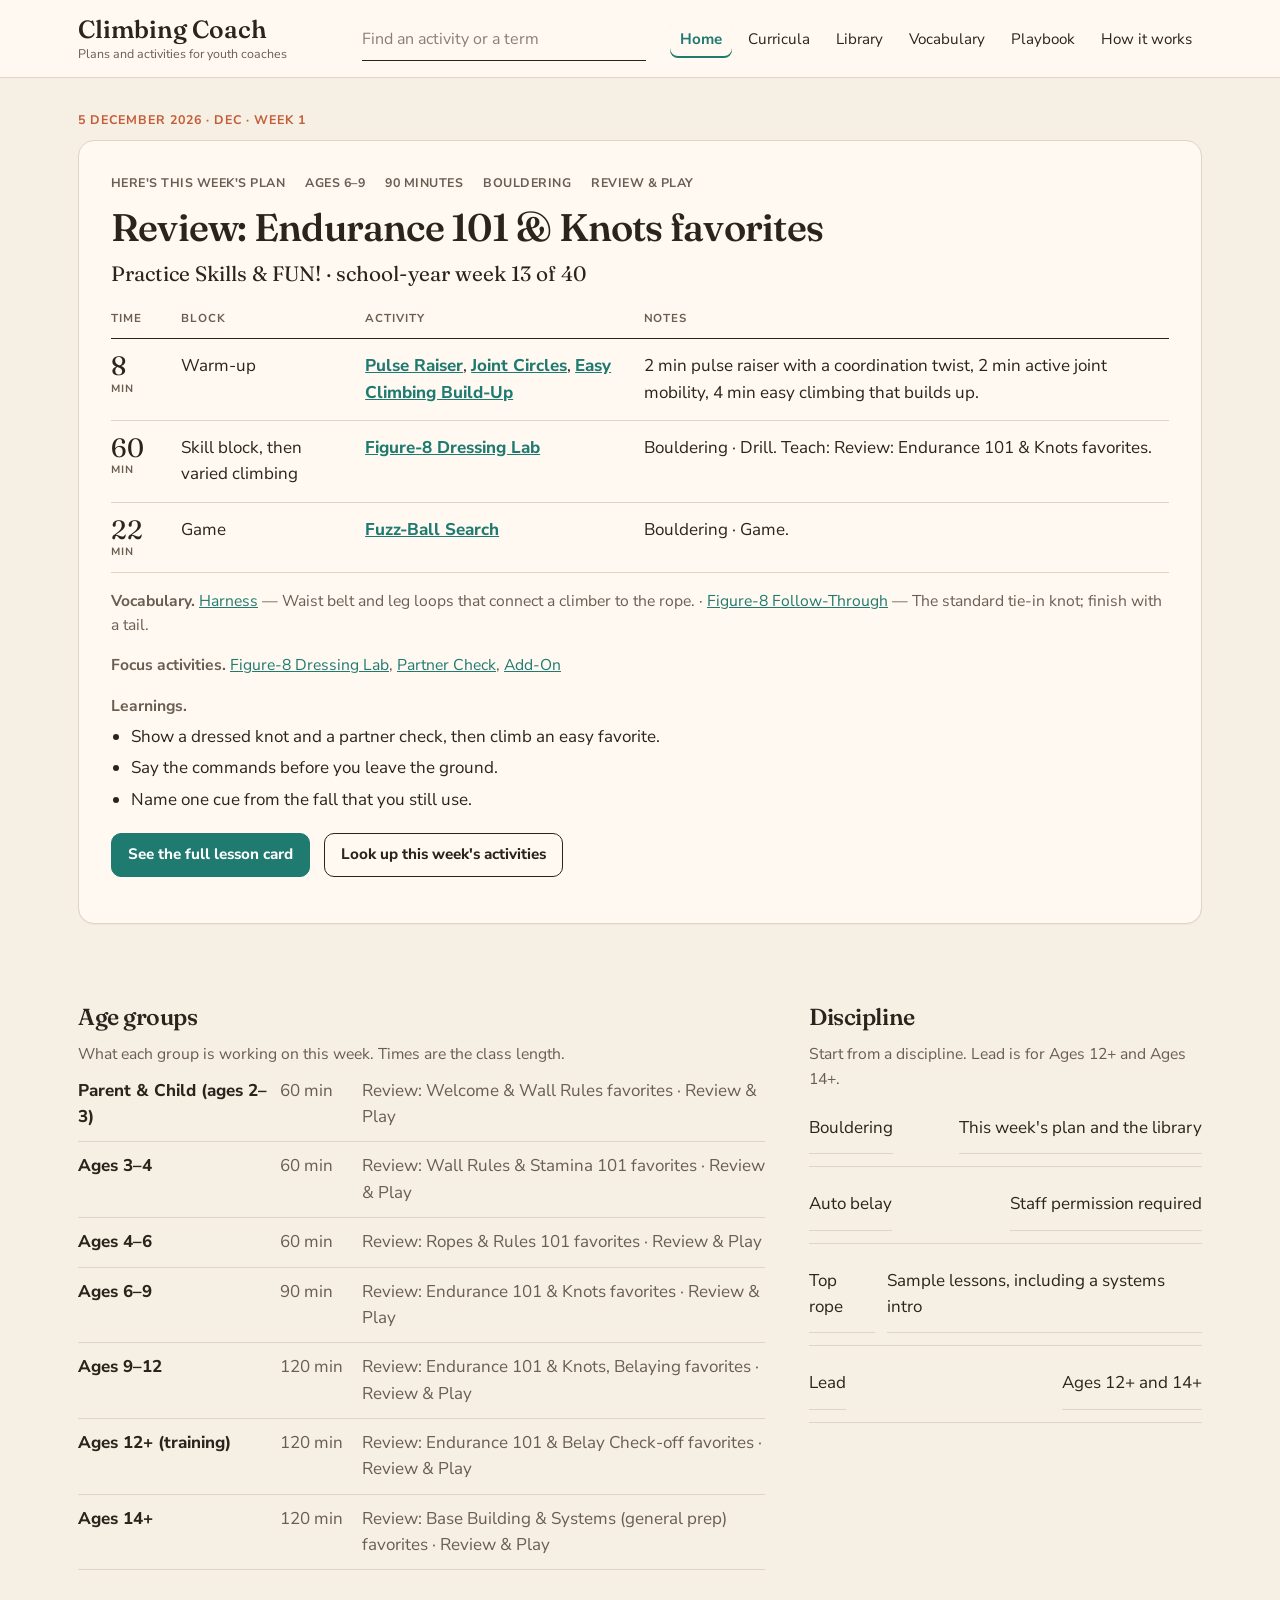
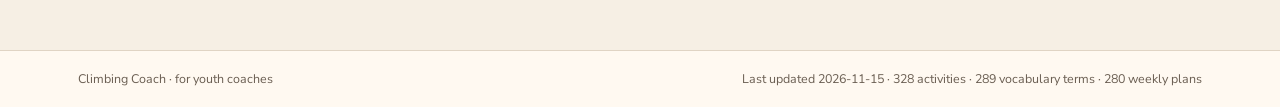
<file: index.html>
<!doctype html>
<html lang="en">
<head>
<meta charset="utf-8">
<meta name="viewport" content="width=device-width, initial-scale=1">
<title>Climbing Coach · Plans and activities for youth coaches</title>
<meta name="description" content="Youth climbing plans, an activity library and vocabulary for coaches. Home opens on this week's plan.">
<meta name="theme-color" content="#1F7A70">
<link rel="icon" href="assets/favicon.svg" type="image/svg+xml">
<link rel="stylesheet" href="assets/css/style.css">
</head>
<body>
<header id="site-header"></header>
<main id="main" tabindex="-1">
<noscript><p class="noscript">This site needs JavaScript to load its data files.</p></noscript>
<div id="home"></div>
</main>
<footer id="site-footer"></footer>
<script src="assets/js/common.js"></script>
<script src="assets/js/home.js"></script>
</body>
</html>
</file>
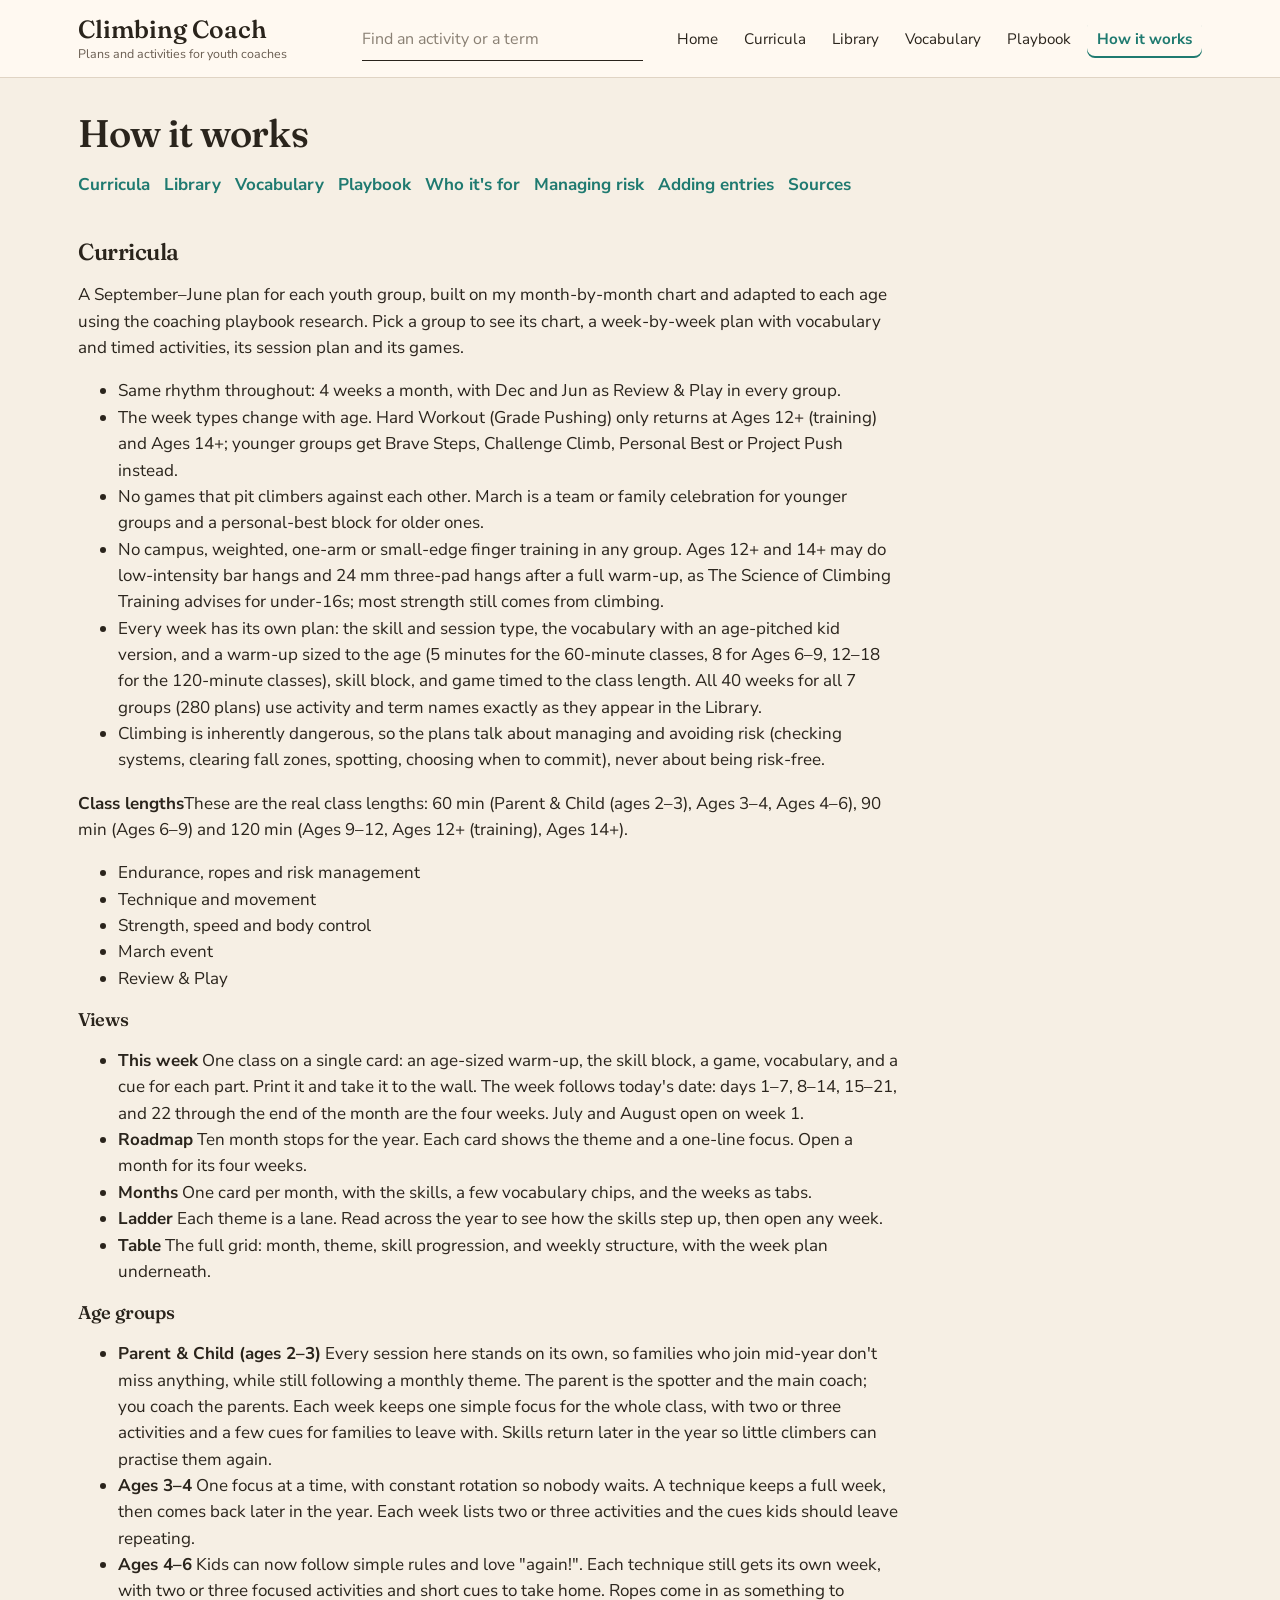
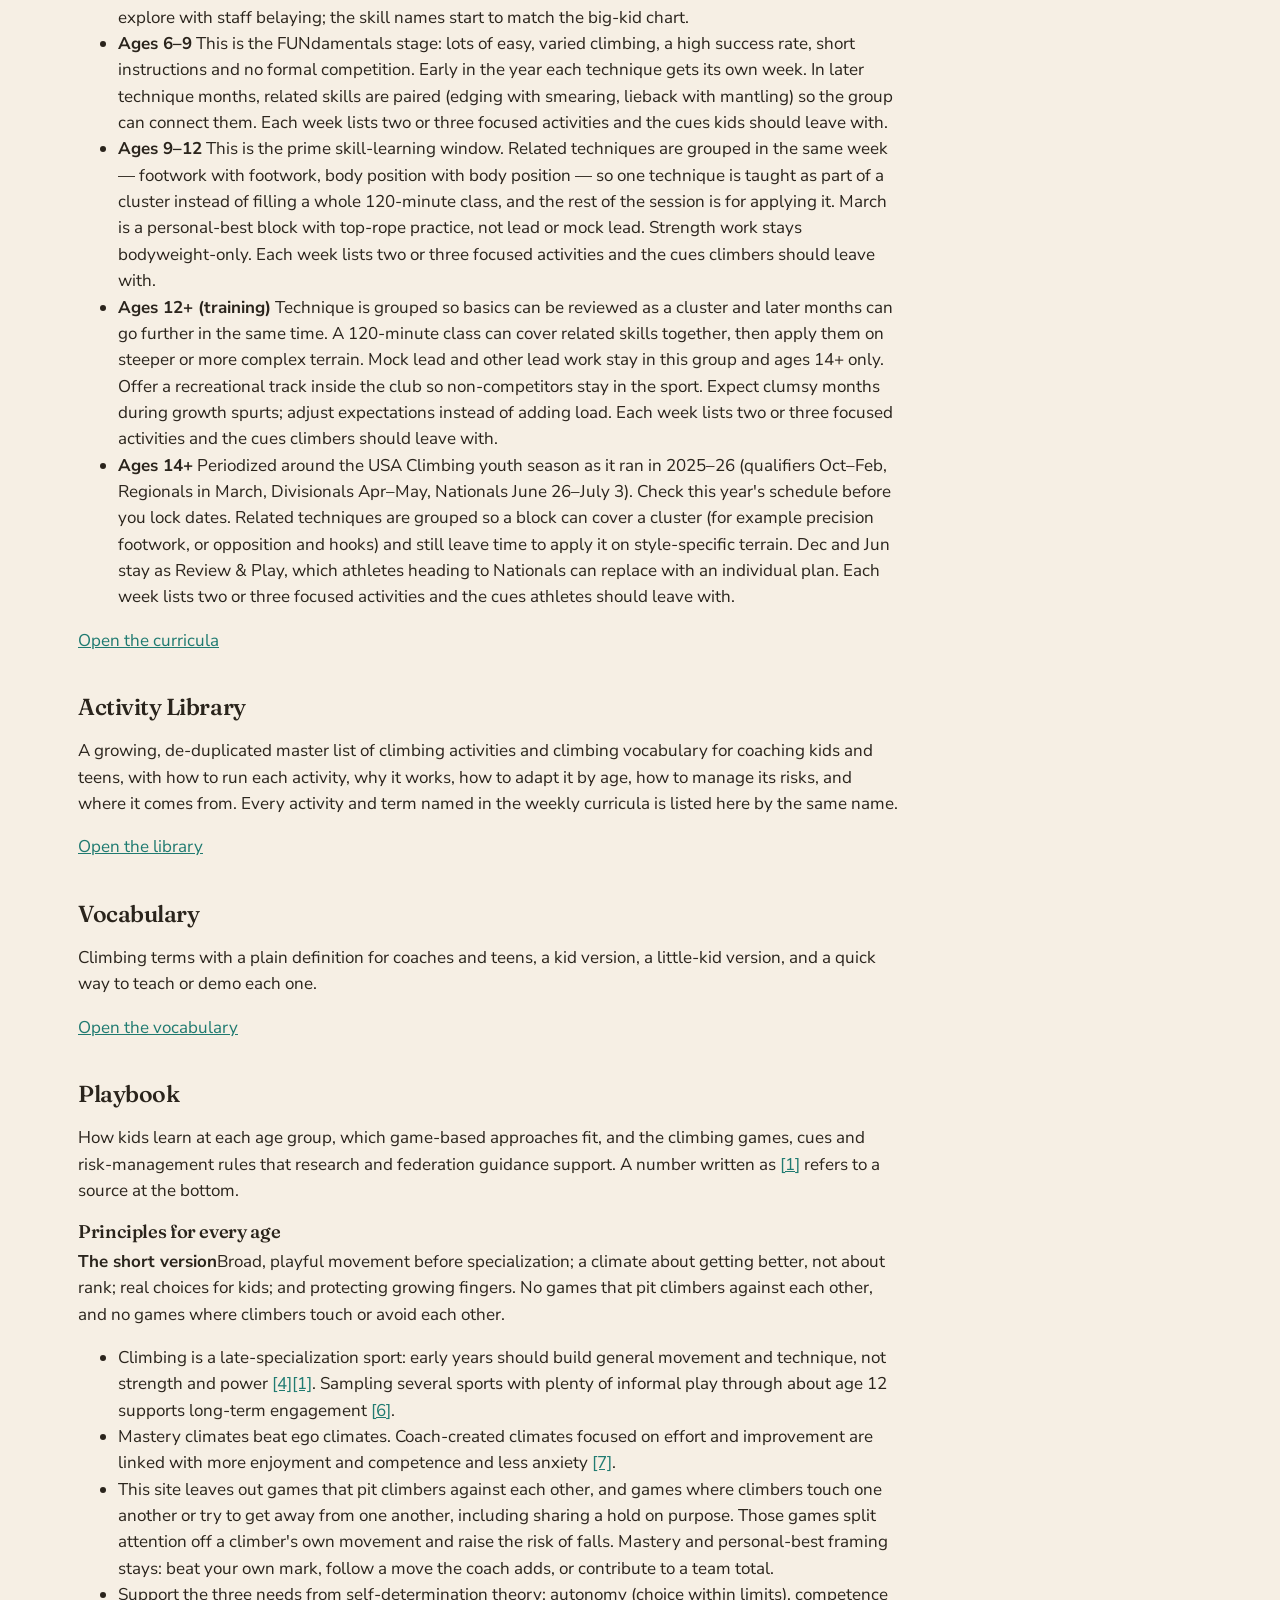
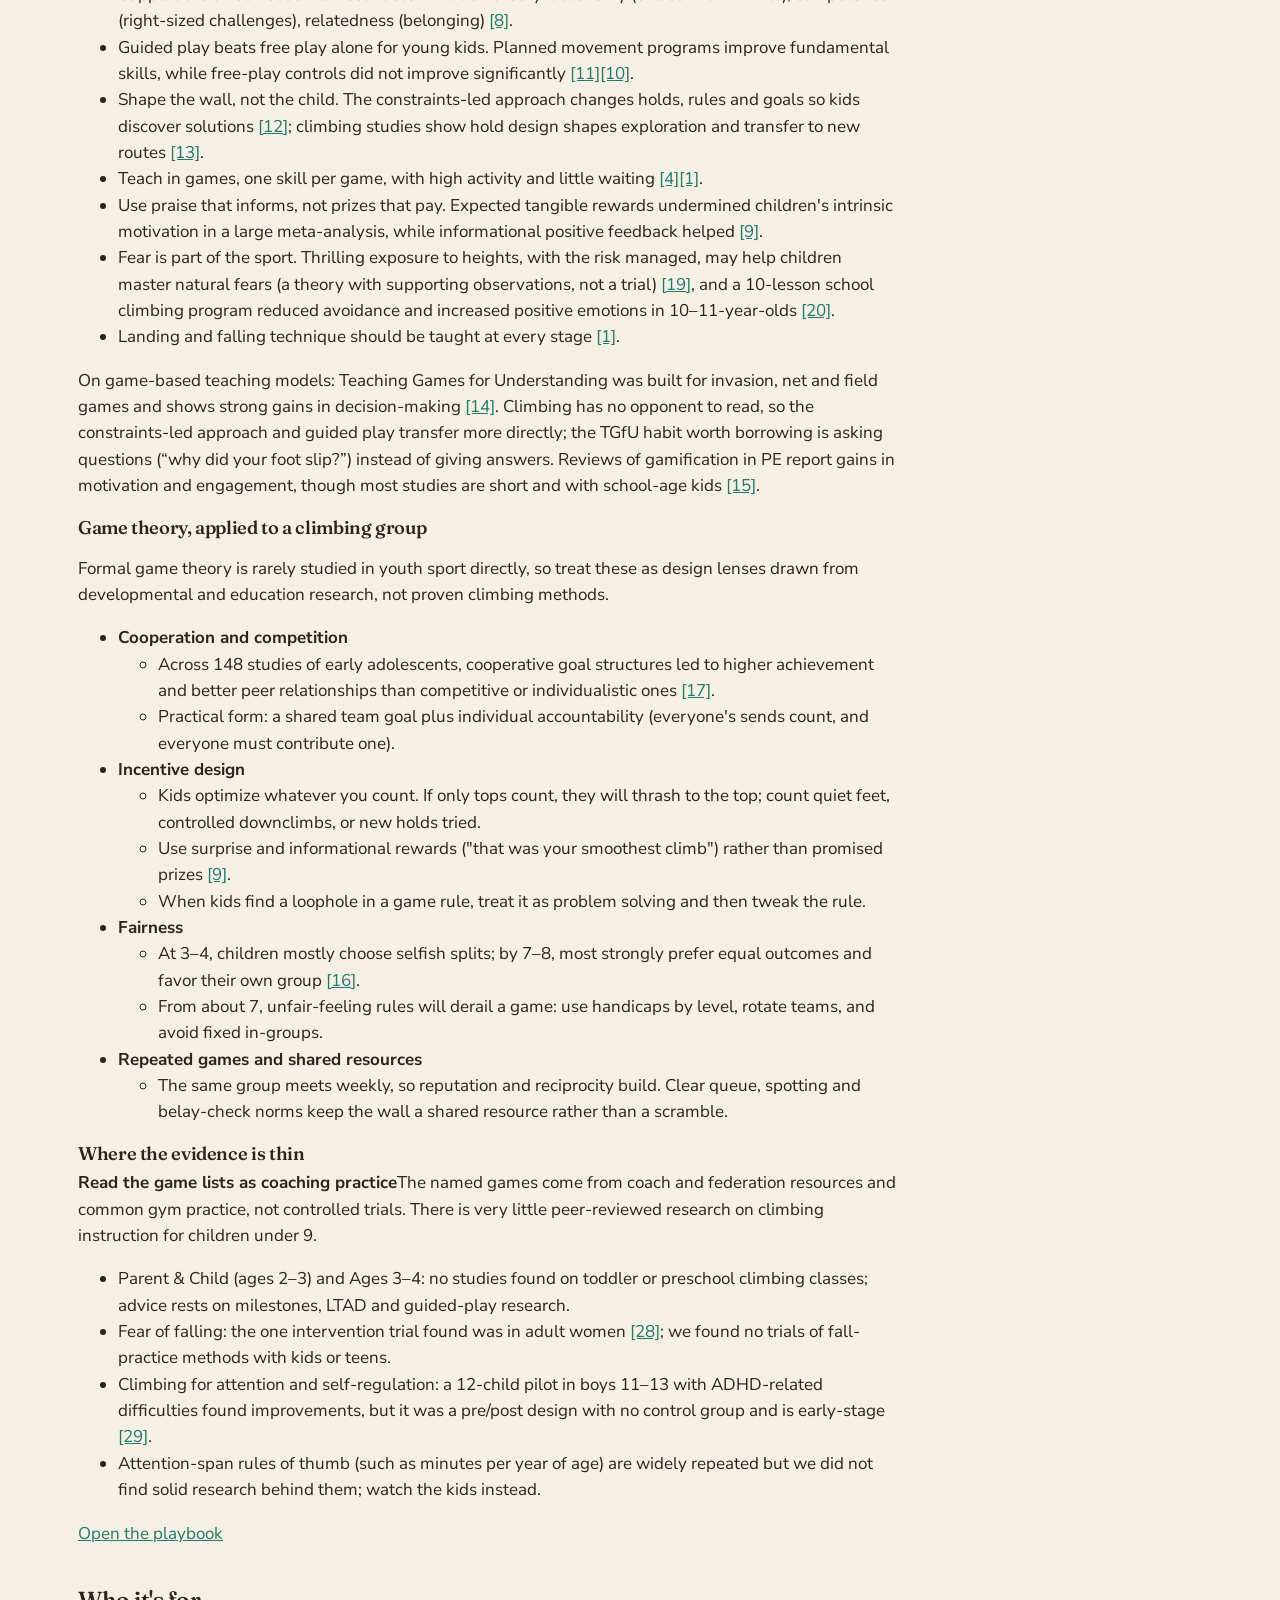
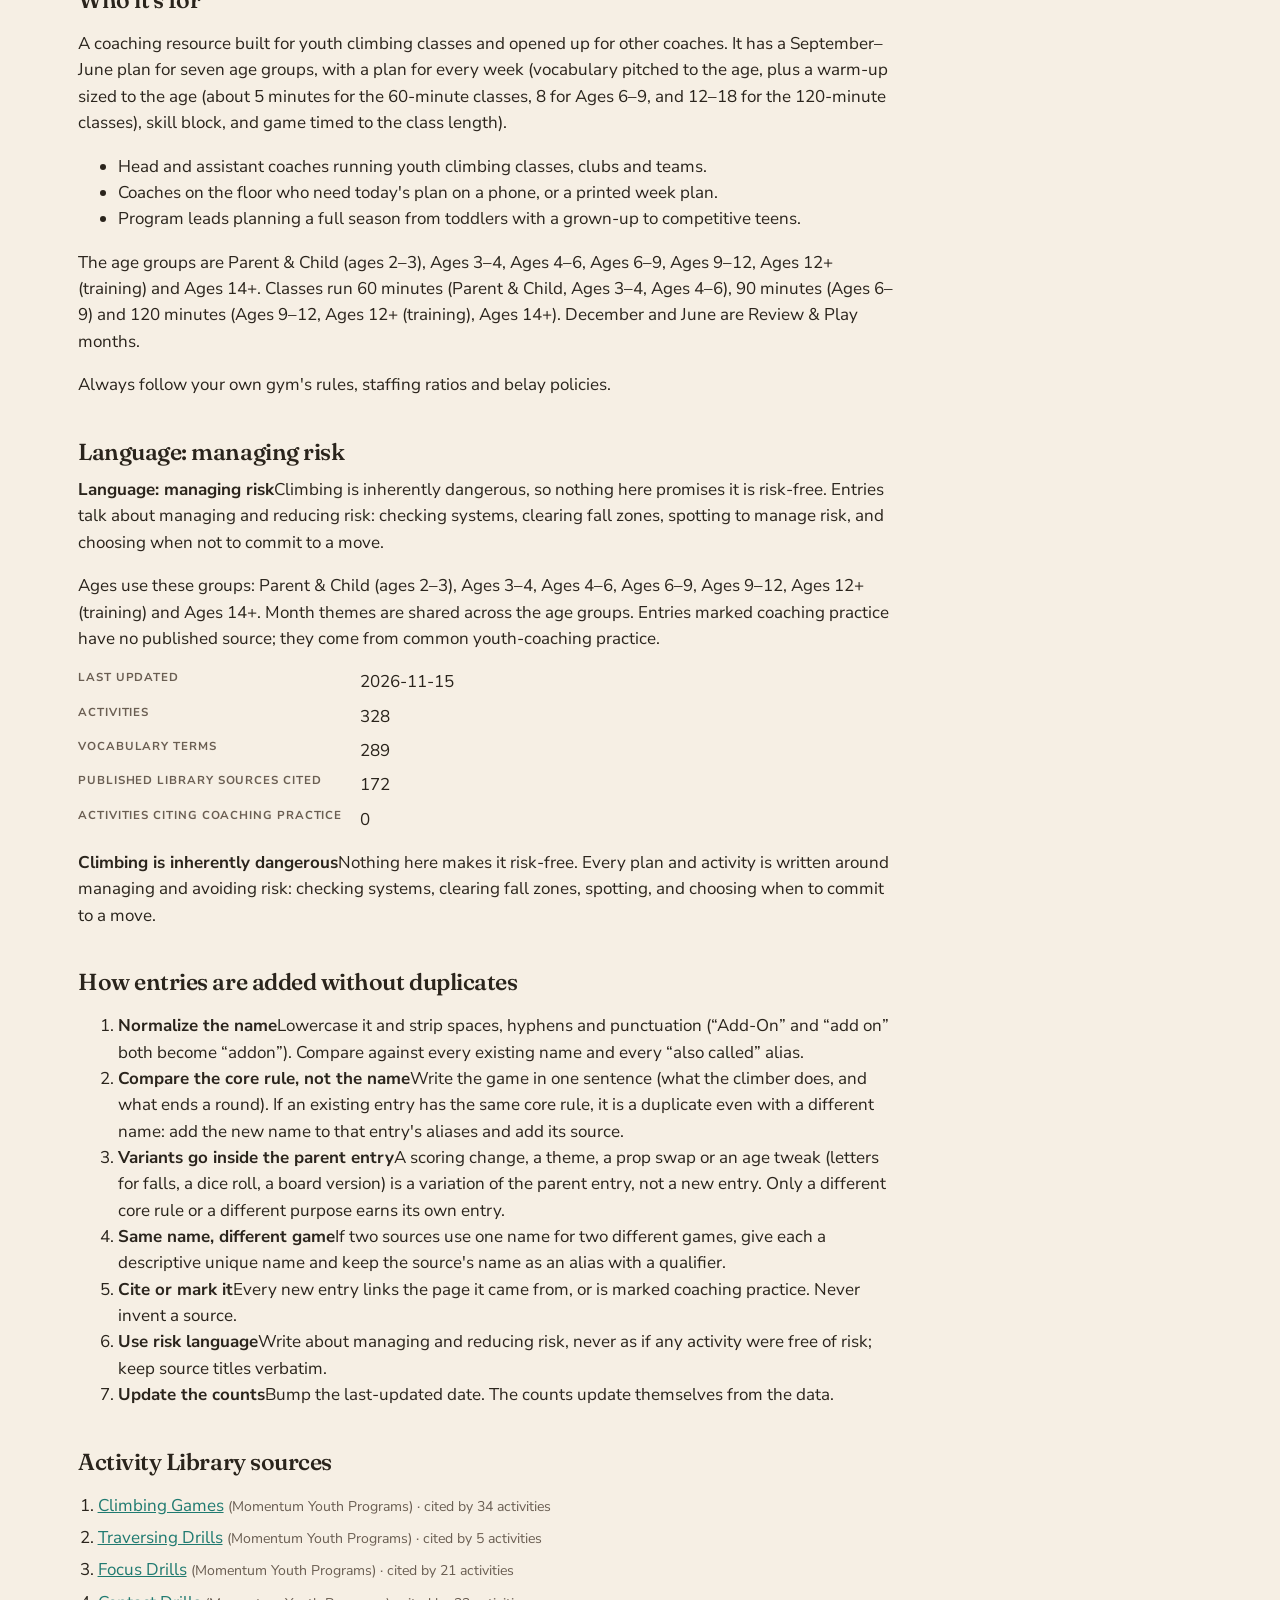
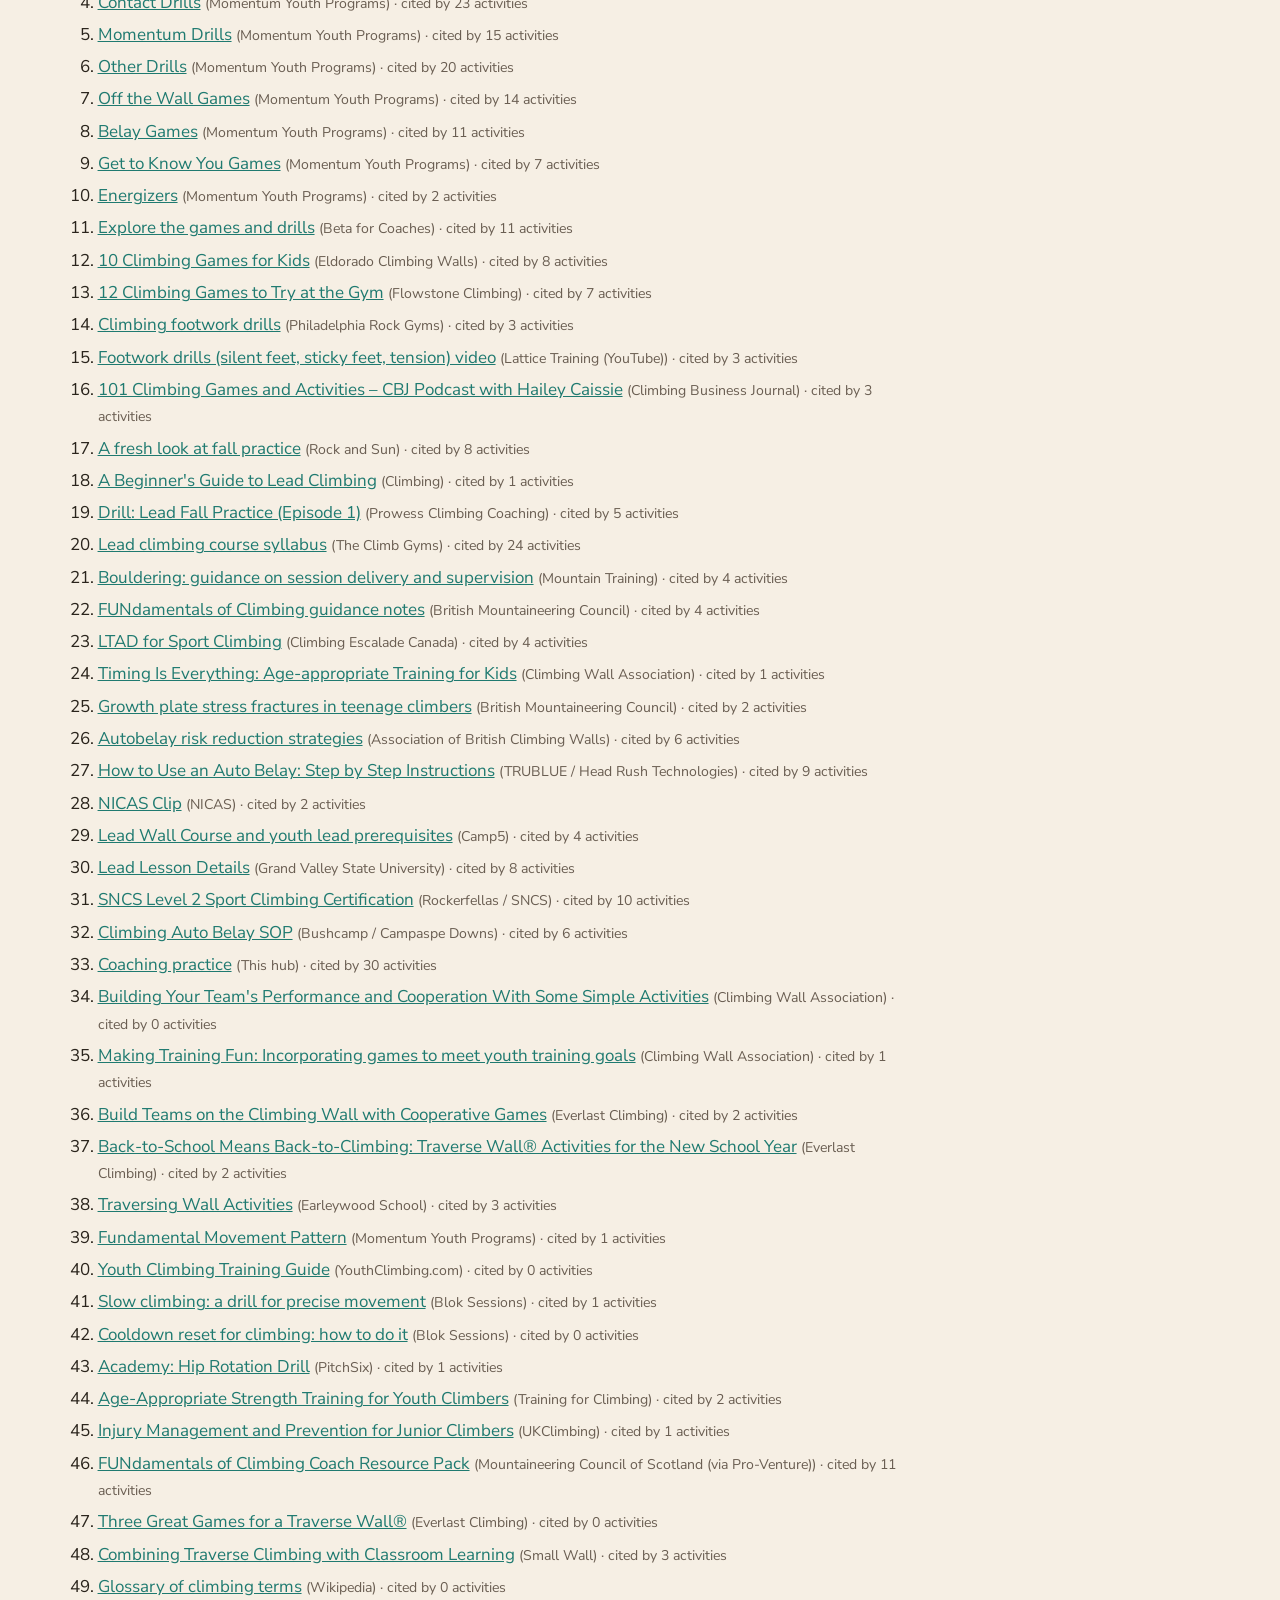
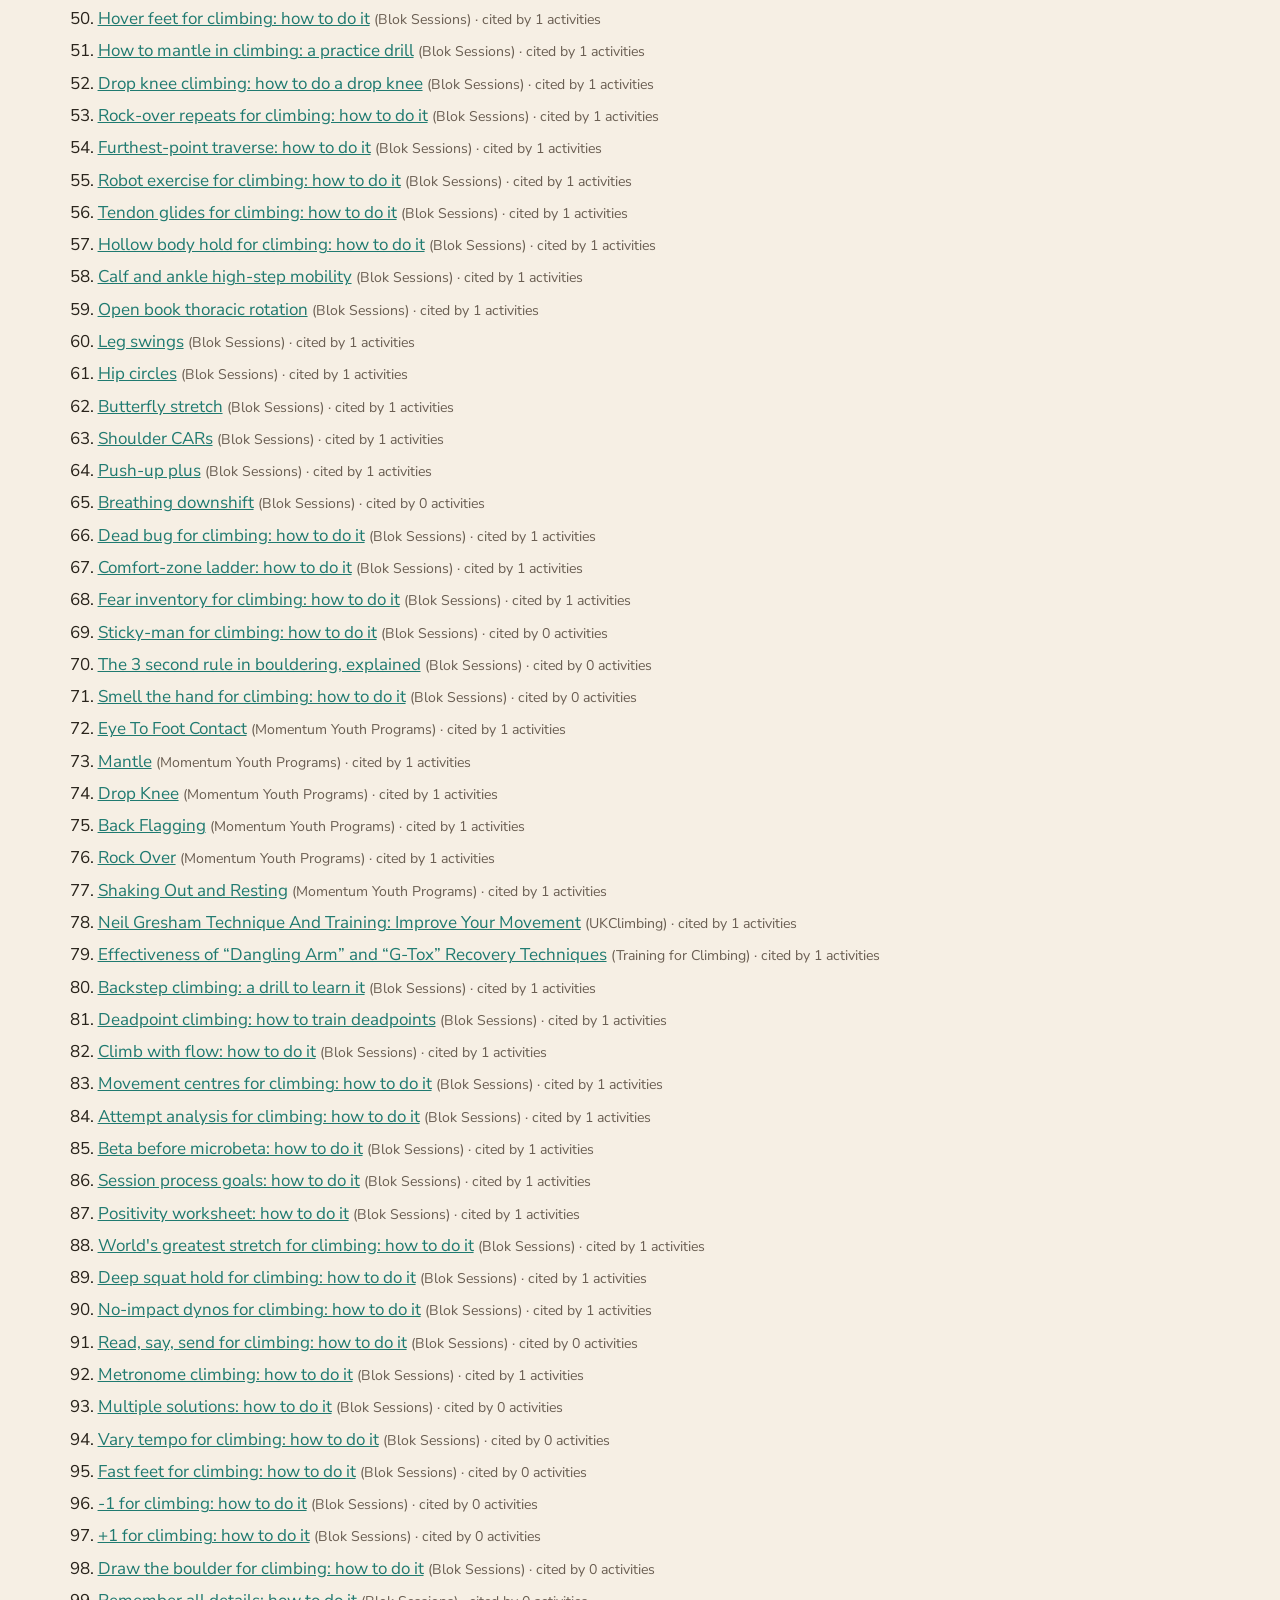
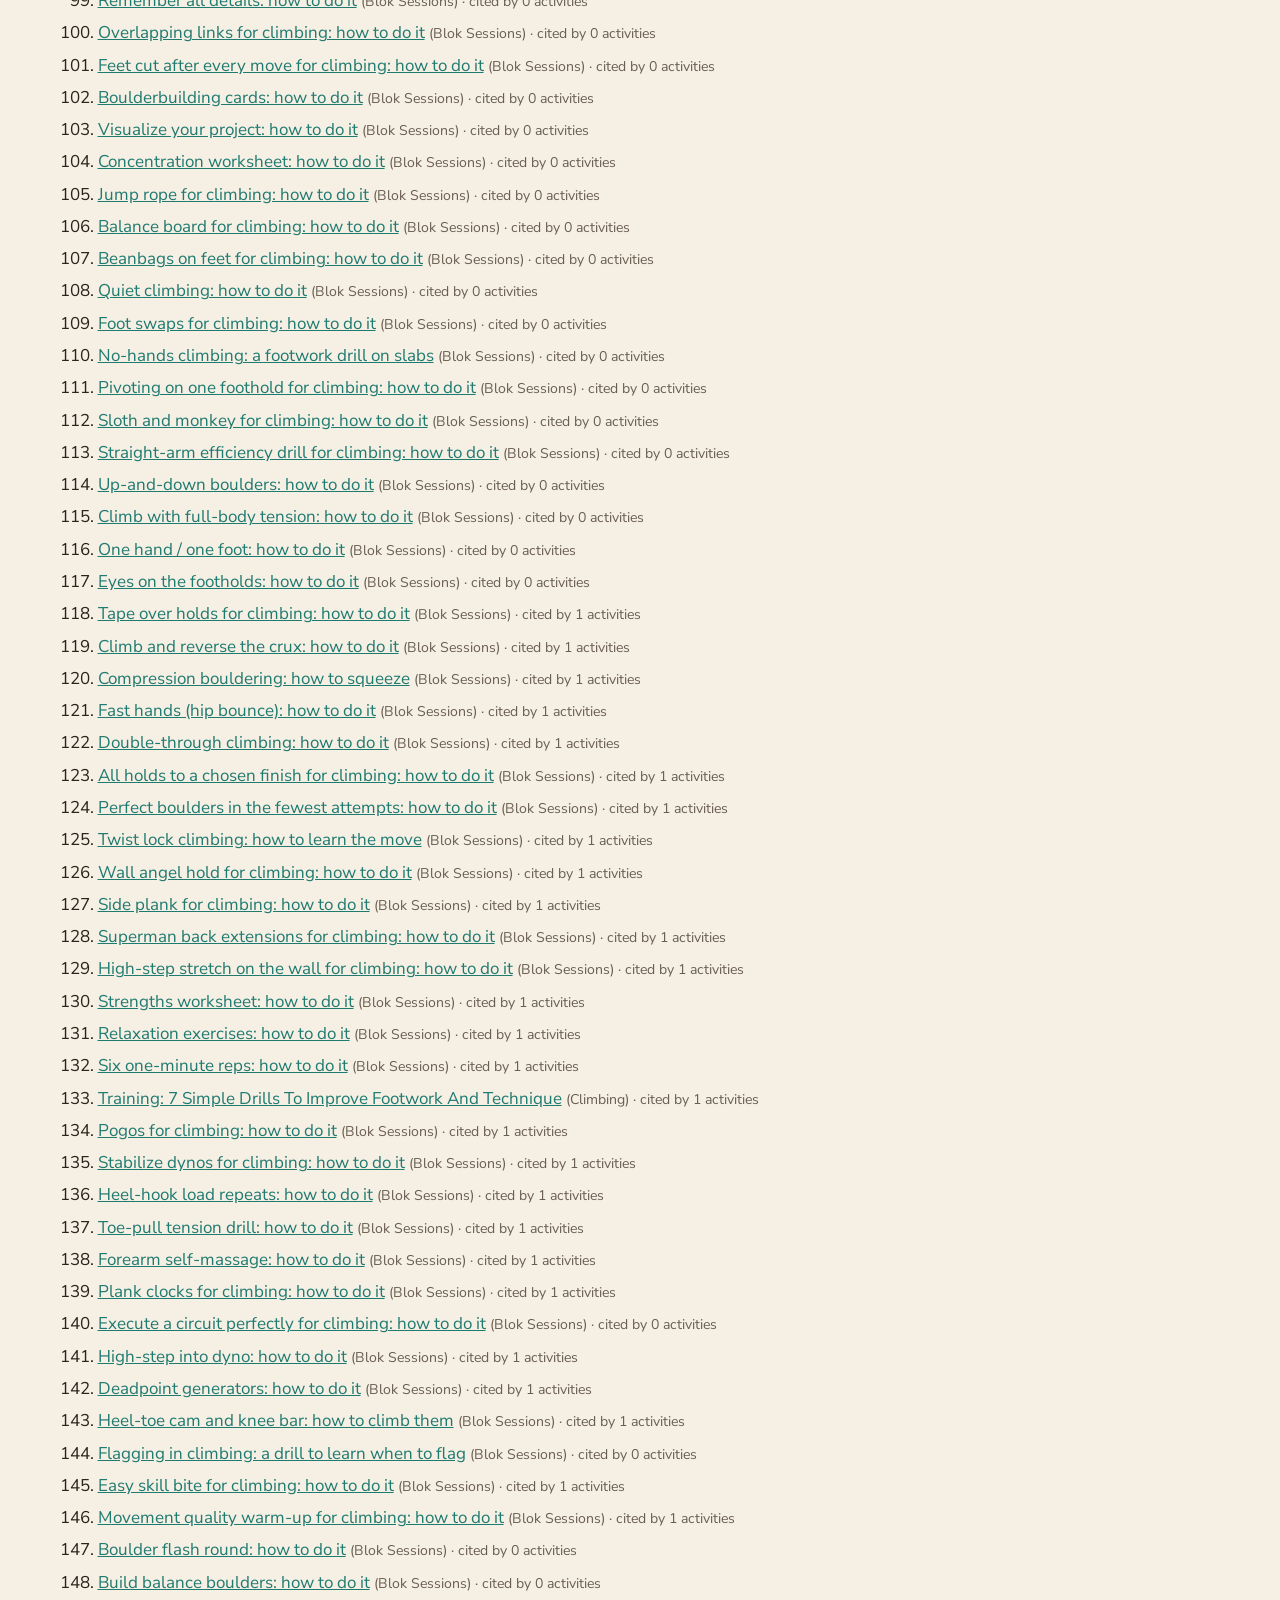
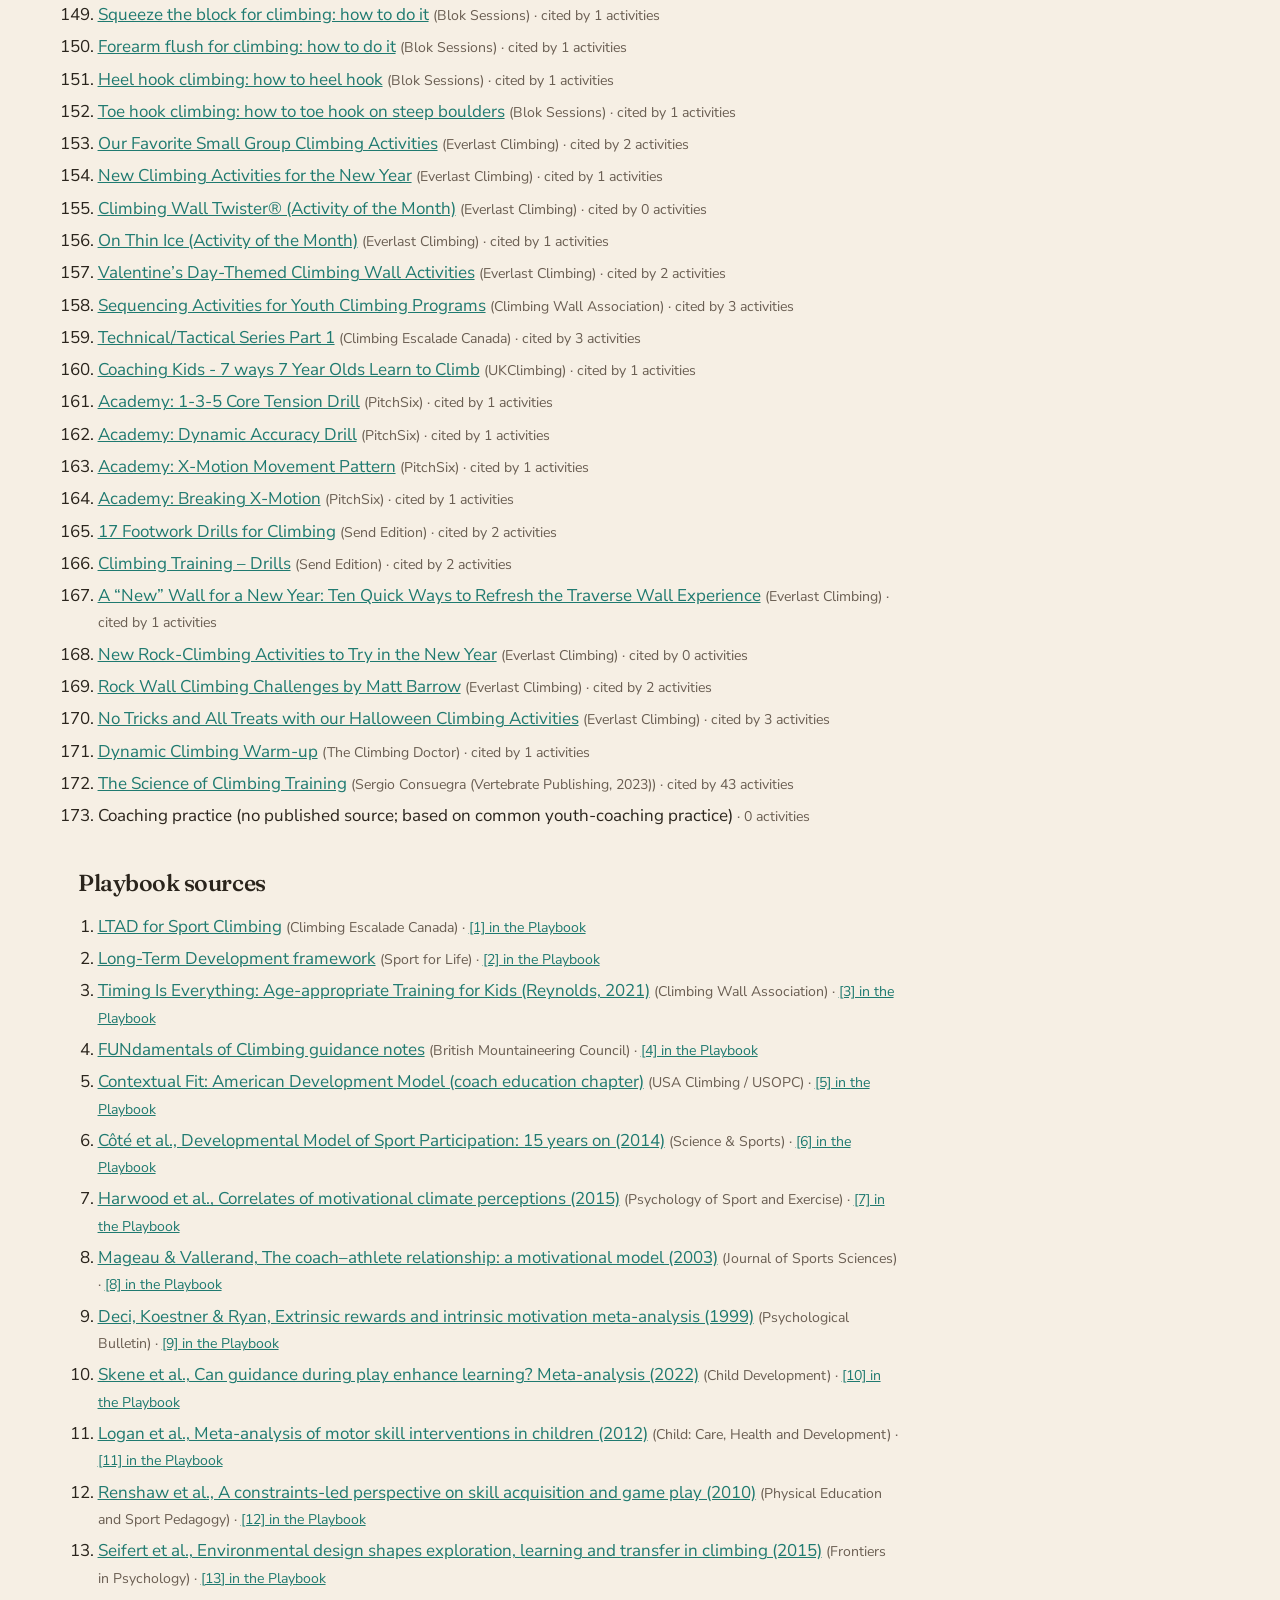
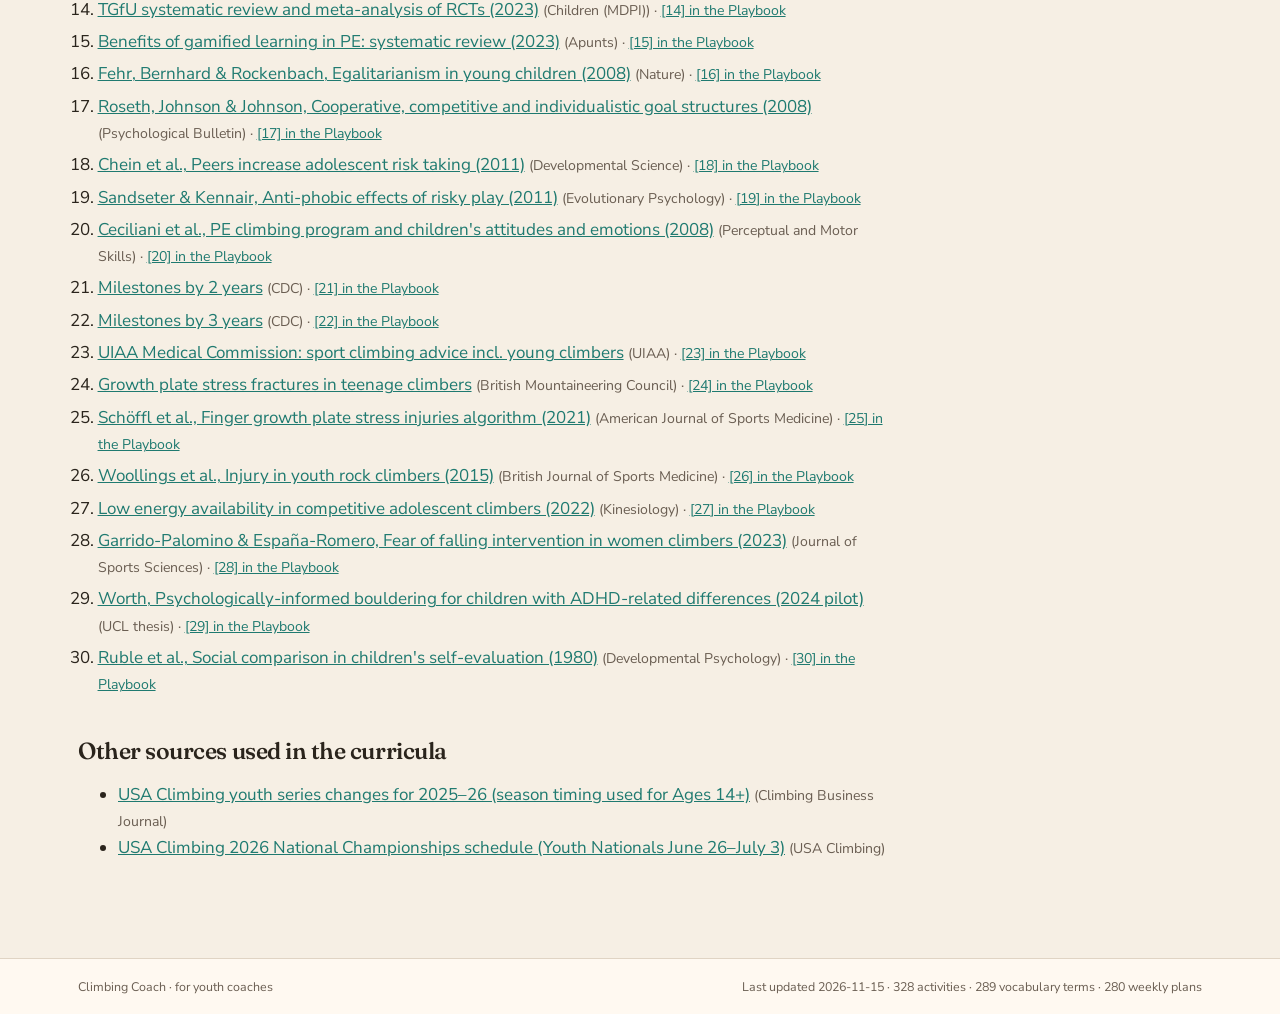
<file: about.html>
<!doctype html>
<html lang="en">
<head>
<meta charset="utf-8">
<meta name="viewport" content="width=device-width, initial-scale=1">
<title>How it works · Climbing Coach</title>
<meta name="description" content="How to use the youth climbing curricula, library, vocabulary and playbook, plus sources and how entries are added.">
<meta name="theme-color" content="#1F7A70">
<link rel="icon" href="assets/favicon.svg" type="image/svg+xml">
<link rel="stylesheet" href="assets/css/style.css">
</head>
<body>
<header id="site-header"></header>
<main id="main" tabindex="-1">
<noscript><p class="noscript">This site needs JavaScript to load its data files.</p></noscript>

<div class="narrow">
<h1>How it works</h1>
<nav class="jump-nav" aria-label="On this page">
  <a href="#curricula">Curricula</a>
  <a href="#library">Library</a>
  <a href="#vocabulary">Vocabulary</a>
  <a href="#playbook">Playbook</a>
  <a href="#using">Who it's for</a>
  <a href="#risk">Managing risk</a>
  <a href="#dedup">Adding entries</a>
  <a href="#sources">Sources</a>
</nav>

<section id="curricula"><h2>Curricula</h2><div id="curricula-how"></div>
<p><a href="curricula.html">Open the curricula</a></p></section>

<section id="library"><h2>Activity Library</h2><div id="library-how"></div>
<p><a href="library.html">Open the library</a></p></section>

<section id="vocabulary"><h2>Vocabulary</h2>
<p>Climbing terms with a plain definition for coaches and teens, a kid version, a little-kid version, and a quick way to teach or demo each one.</p>
<p><a href="vocabulary.html">Open the vocabulary</a></p></section>

<section id="playbook"><h2>Playbook</h2><div id="playbook-how"></div>
<p><a href="playbook.html">Open the playbook</a></p></section>

<section id="using"><h2>Who it's for</h2>
<p>A coaching resource built for youth climbing classes and opened up for other coaches. It has a September–June plan for seven age groups, with a plan for every week (vocabulary pitched to the age, plus a warm-up sized to the age (about 5 minutes for the 60-minute classes, 8 for Ages 6–9, and 12–18 for the 120-minute classes), skill block, and game timed to the class length).</p>
<ul>
  <li>Head and assistant coaches running youth climbing classes, clubs and teams.</li>
  <li>Coaches on the floor who need today's plan on a phone, or a printed week plan.</li>
  <li>Program leads planning a full season from toddlers with a grown-up to competitive teens.</li>
</ul>
<p>The age groups are Parent &amp; Child (ages 2–3), Ages 3–4, Ages 4–6, Ages 6–9, Ages 9–12, Ages 12+ (training) and Ages 14+. Classes run 60 minutes (Parent &amp; Child, Ages 3–4, Ages 4–6), 90 minutes (Ages 6–9) and 120 minutes (Ages 9–12, Ages 12+ (training), Ages 14+). December and June are Review &amp; Play months.</p>
<p>Always follow your own gym's rules, staffing ratios and belay policies.</p>
</section>

<section id="risk"><h2>Language: managing risk</h2><div id="lib-about"></div>
<div class="callout"><strong>Climbing is inherently dangerous</strong>Nothing here makes it risk-free. Every plan and activity is written around managing and avoiding risk: checking systems, clearing fall zones, spotting, and choosing when to commit to a move.</div>
</section>

<section id="dedup"><h2>How entries are added without duplicates</h2><div id="dedup-steps"></div></section>
<section id="sources"><h2>Activity Library sources</h2><div id="lib-sources"></div></section>
<section><h2>Playbook sources</h2><div id="pb-sources"></div></section>
<section><h2>Other sources used in the curricula</h2><div id="other-sources"></div></section>
</div>

</main>
<footer id="site-footer"></footer>
<script src="assets/js/common.js"></script>
<script src="assets/js/about.js"></script>
</body>
</html>
</file>
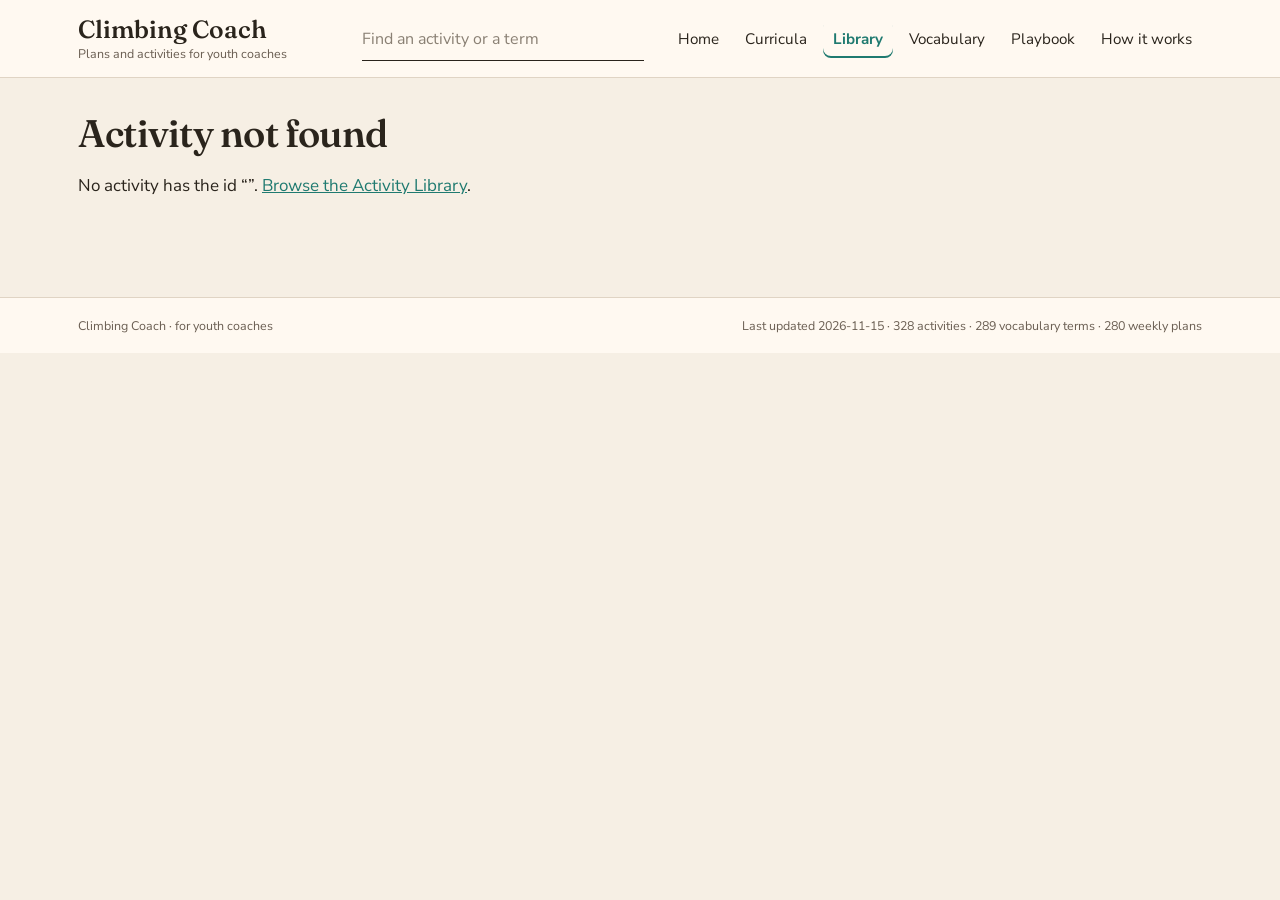
<file: activity.html>
<!doctype html>
<html lang="en">
<head>
<meta charset="utf-8">
<meta name="viewport" content="width=device-width, initial-scale=1">
<title>Activity · Climbing Coach</title>
<meta name="description" content="A youth climbing activity: setup, steps, why it works, variations, risk management and source.">
<meta name="theme-color" content="#1F7A70">
<link rel="icon" href="assets/favicon.svg" type="image/svg+xml">
<link rel="stylesheet" href="assets/css/style.css">
</head>
<body>
<header id="site-header"></header>
<main id="main" tabindex="-1">
<noscript><p class="noscript">This site needs JavaScript to load its data files.</p></noscript>
<div id="detail" class="detail narrow"></div>
</main>
<footer id="site-footer"></footer>
<script src="assets/js/common.js"></script>
<script src="assets/js/activity.js"></script>
</body>
</html>
</file>
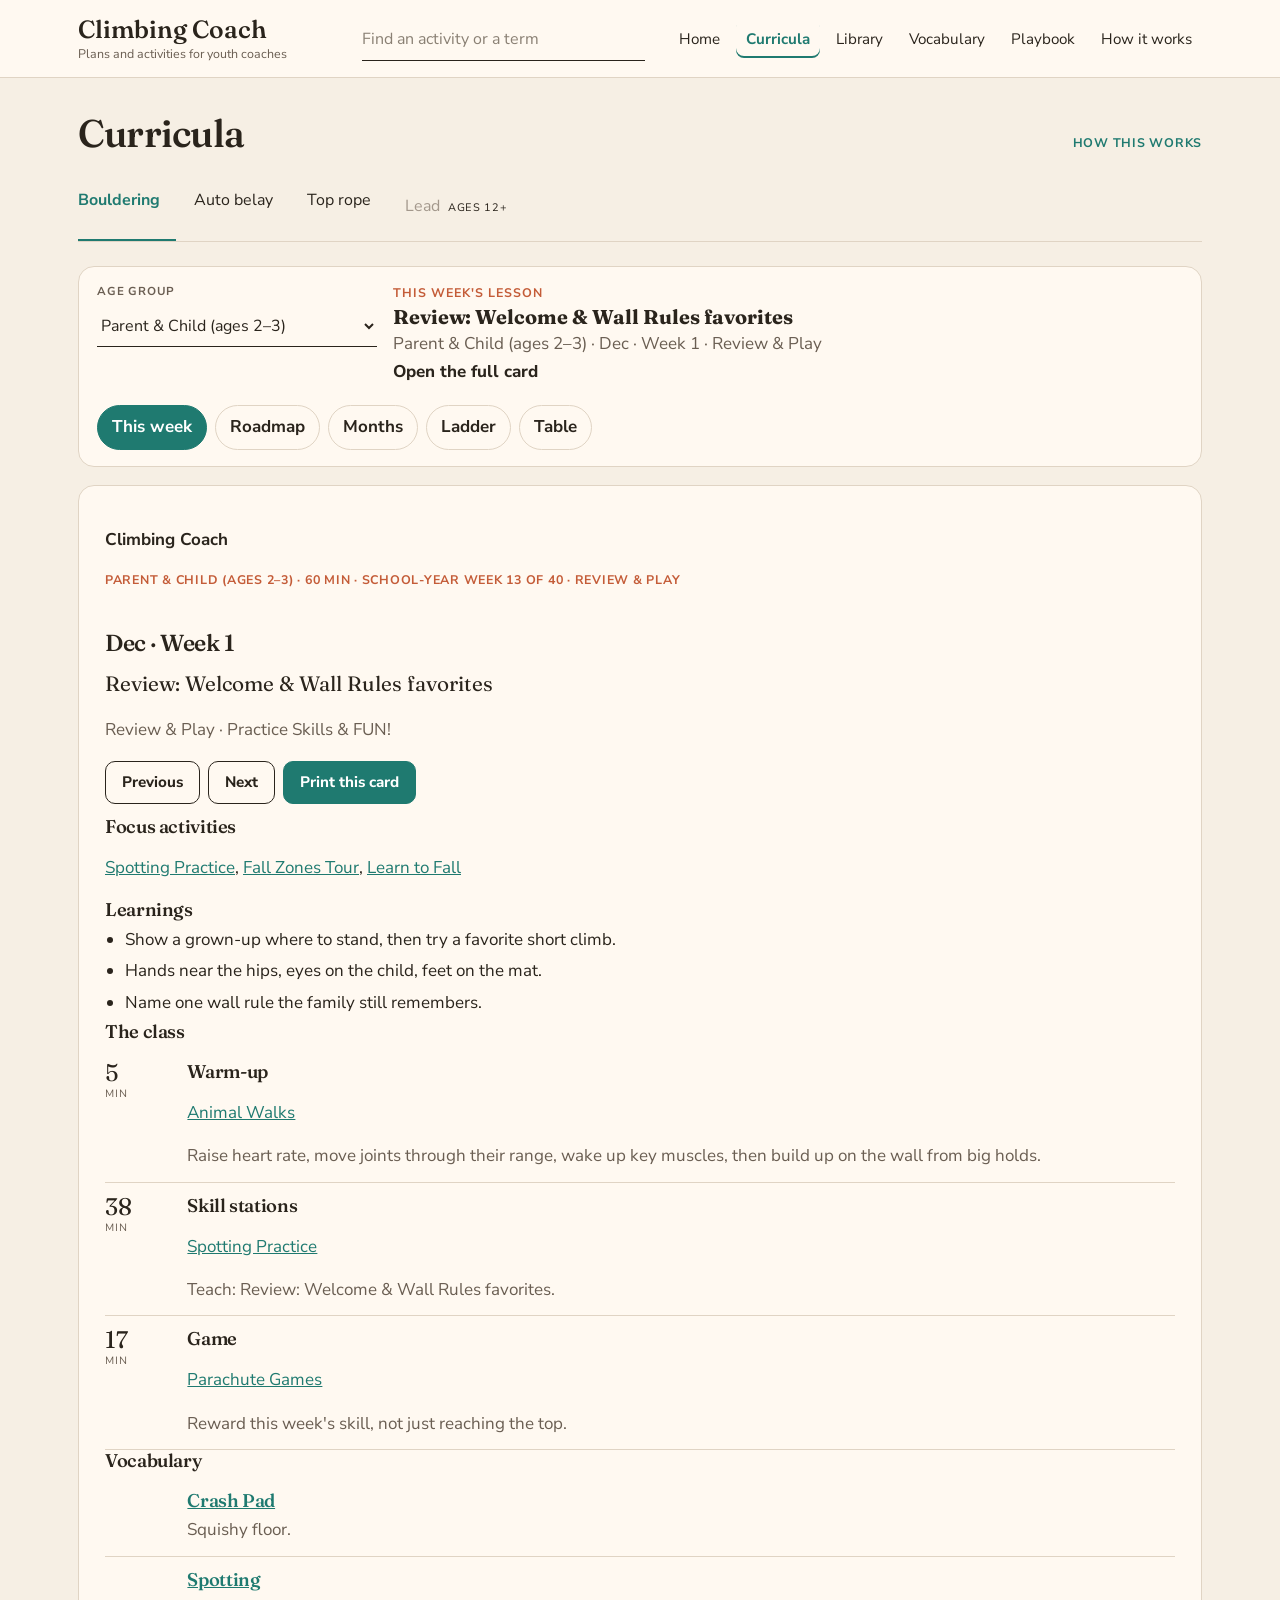
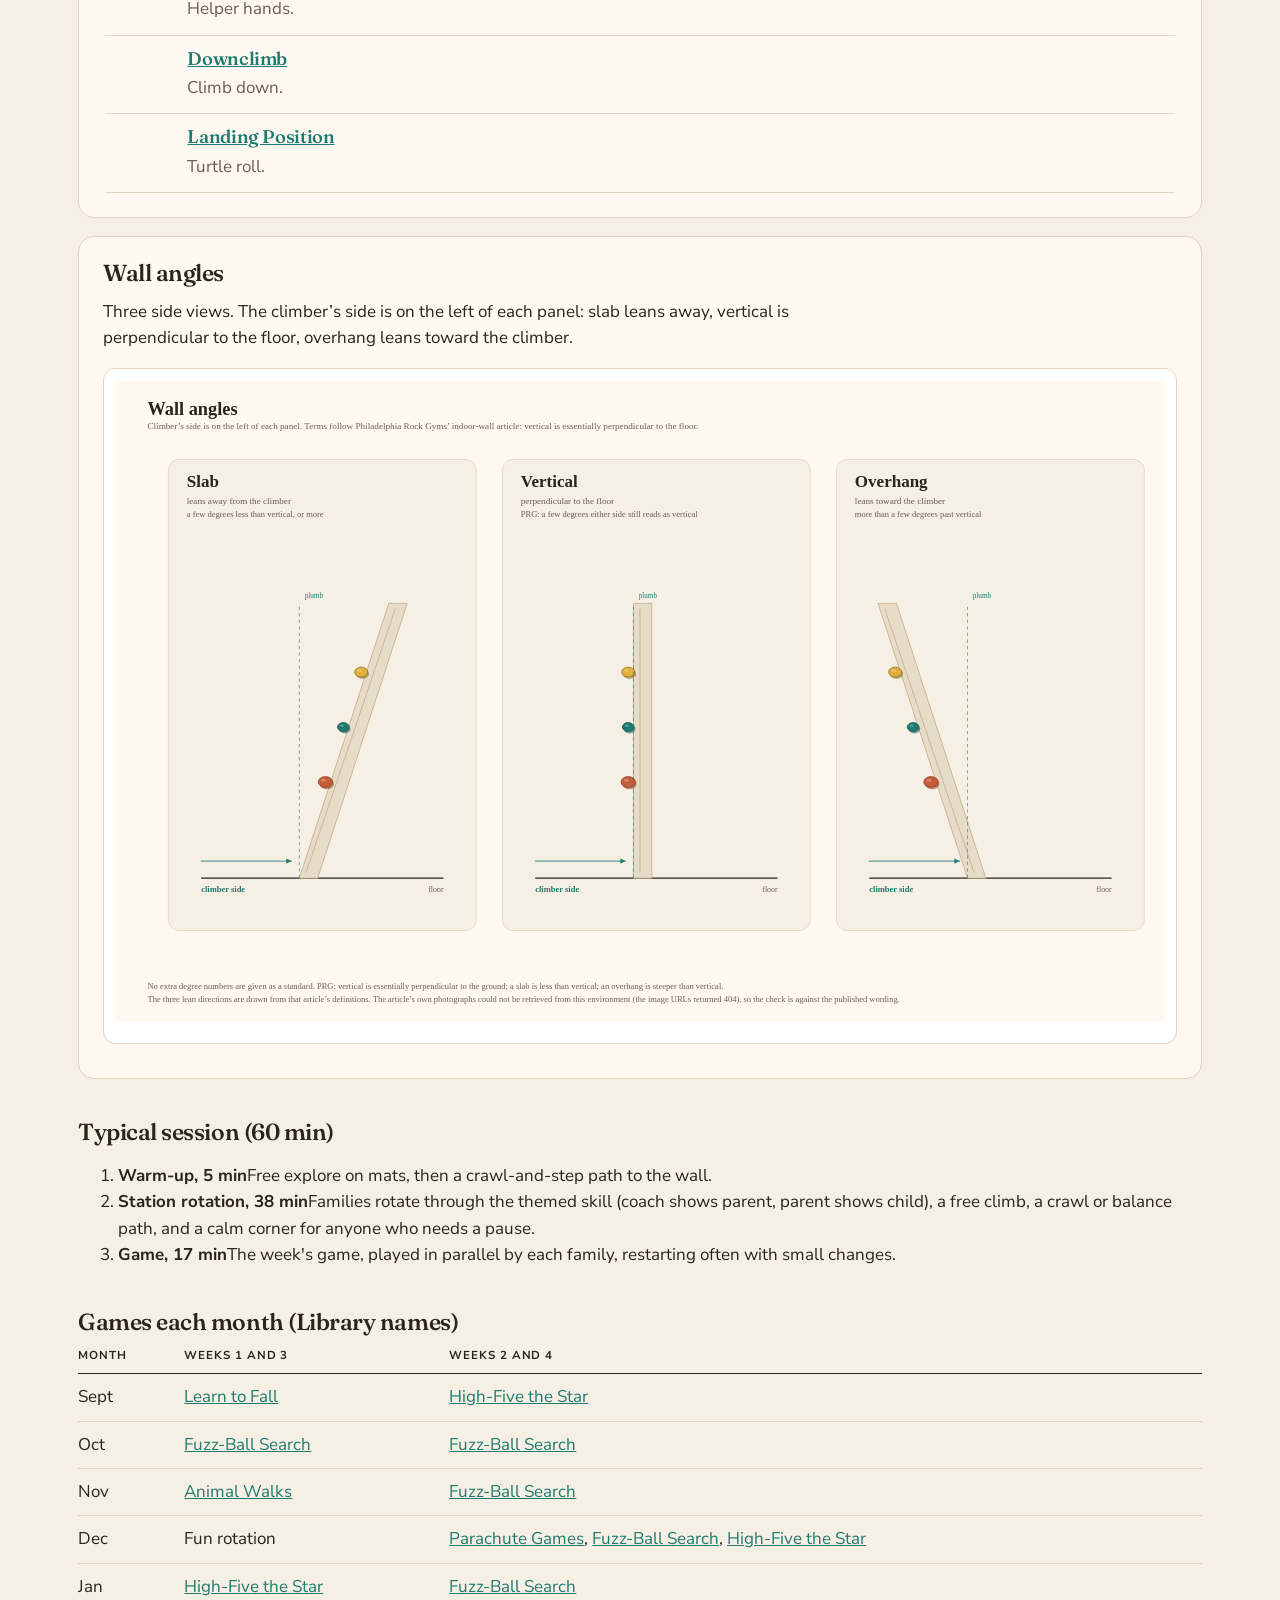
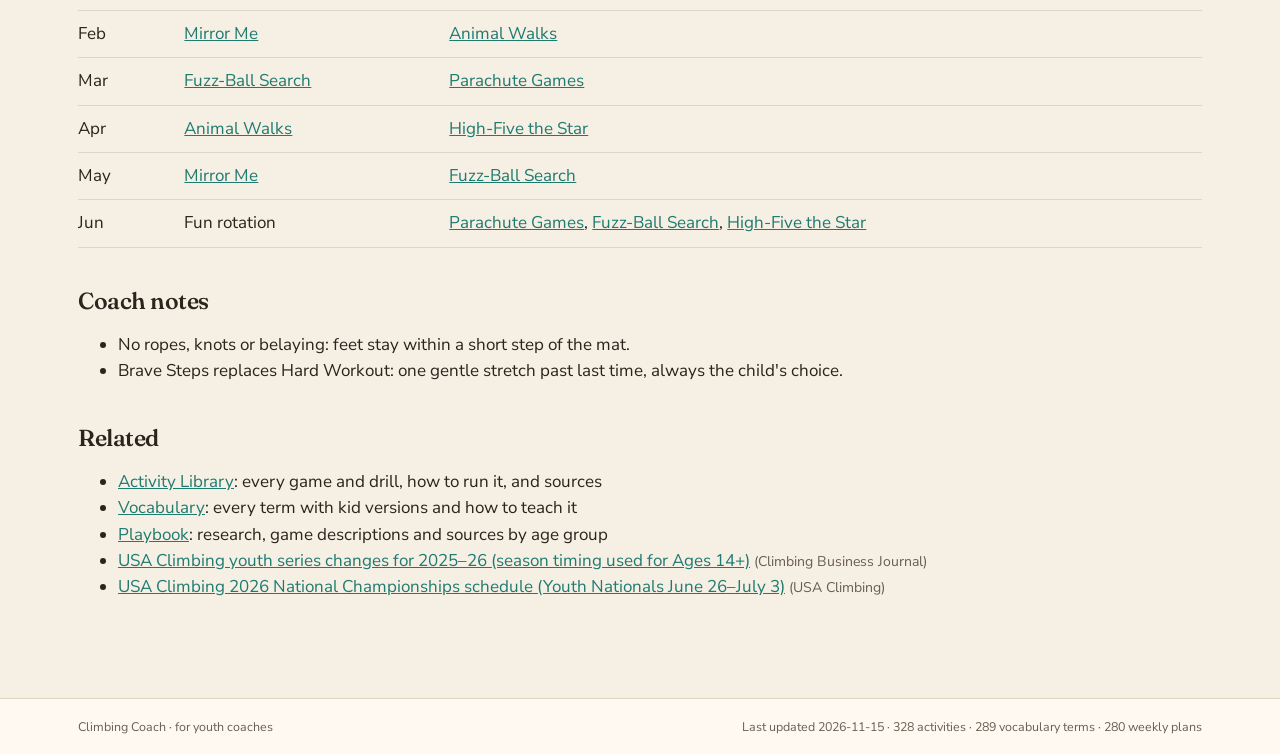
<file: curricula.html>
<!doctype html>
<html lang="en">
<head>
<meta charset="utf-8">
<meta name="viewport" content="width=device-width, initial-scale=1">
<title>Curricula · Climbing Coach</title>
<meta name="description" content="September–June youth climbing plans for seven age groups, plus rope-discipline sample lessons.">
<meta name="theme-color" content="#1F7A70">
<link rel="icon" href="assets/favicon.svg" type="image/svg+xml">
<link rel="stylesheet" href="assets/css/style.css">
</head>
<body>
<header id="site-header"></header>
<main id="main" tabindex="-1">
<noscript><p class="noscript">This site needs JavaScript to load its data files.</p></noscript>

<div class="page-head">
  <h1>Curricula</h1>
  <a class="how-link" href="about.html#curricula">How this works</a>
</div>
<nav class="discipline" id="disc-nav" aria-label="Discipline"></nav>
<section class="card no-print tool-bar" id="picker">
  <label class="field" for="group">Age group<select id="group"></select></label>
  <div id="this-week"></div>
  <div class="view-switch" id="view-switch" role="tablist" aria-label="How to read the year">
    <button type="button" role="tab" data-view="lesson">This week</button>
    <button type="button" role="tab" data-view="roadmap">Roadmap</button>
    <button type="button" role="tab" data-view="months">Months</button>
    <button type="button" role="tab" data-view="ladder">Ladder</button>
    <button type="button" role="tab" data-view="table">Table</button>
  </div>
</section>
<div id="view-host"></div>
<section class="no-print year-extra"><h2>Typical session (<span id="session-min"></span> min)</h2><div id="session"></div></section>
<section class="no-print year-extra"><h2>Games each month (Library names)</h2><div id="games"></div></section>
<section class="no-print year-extra"><h2>Coach notes</h2><div id="notes"></div></section>
<section class="no-print"><h2>Related</h2><div id="related"></div></section>

</main>
<footer id="site-footer"></footer>
<script src="assets/js/common.js"></script>
<script src="assets/js/curricula.js"></script>
</body>
</html>
</file>
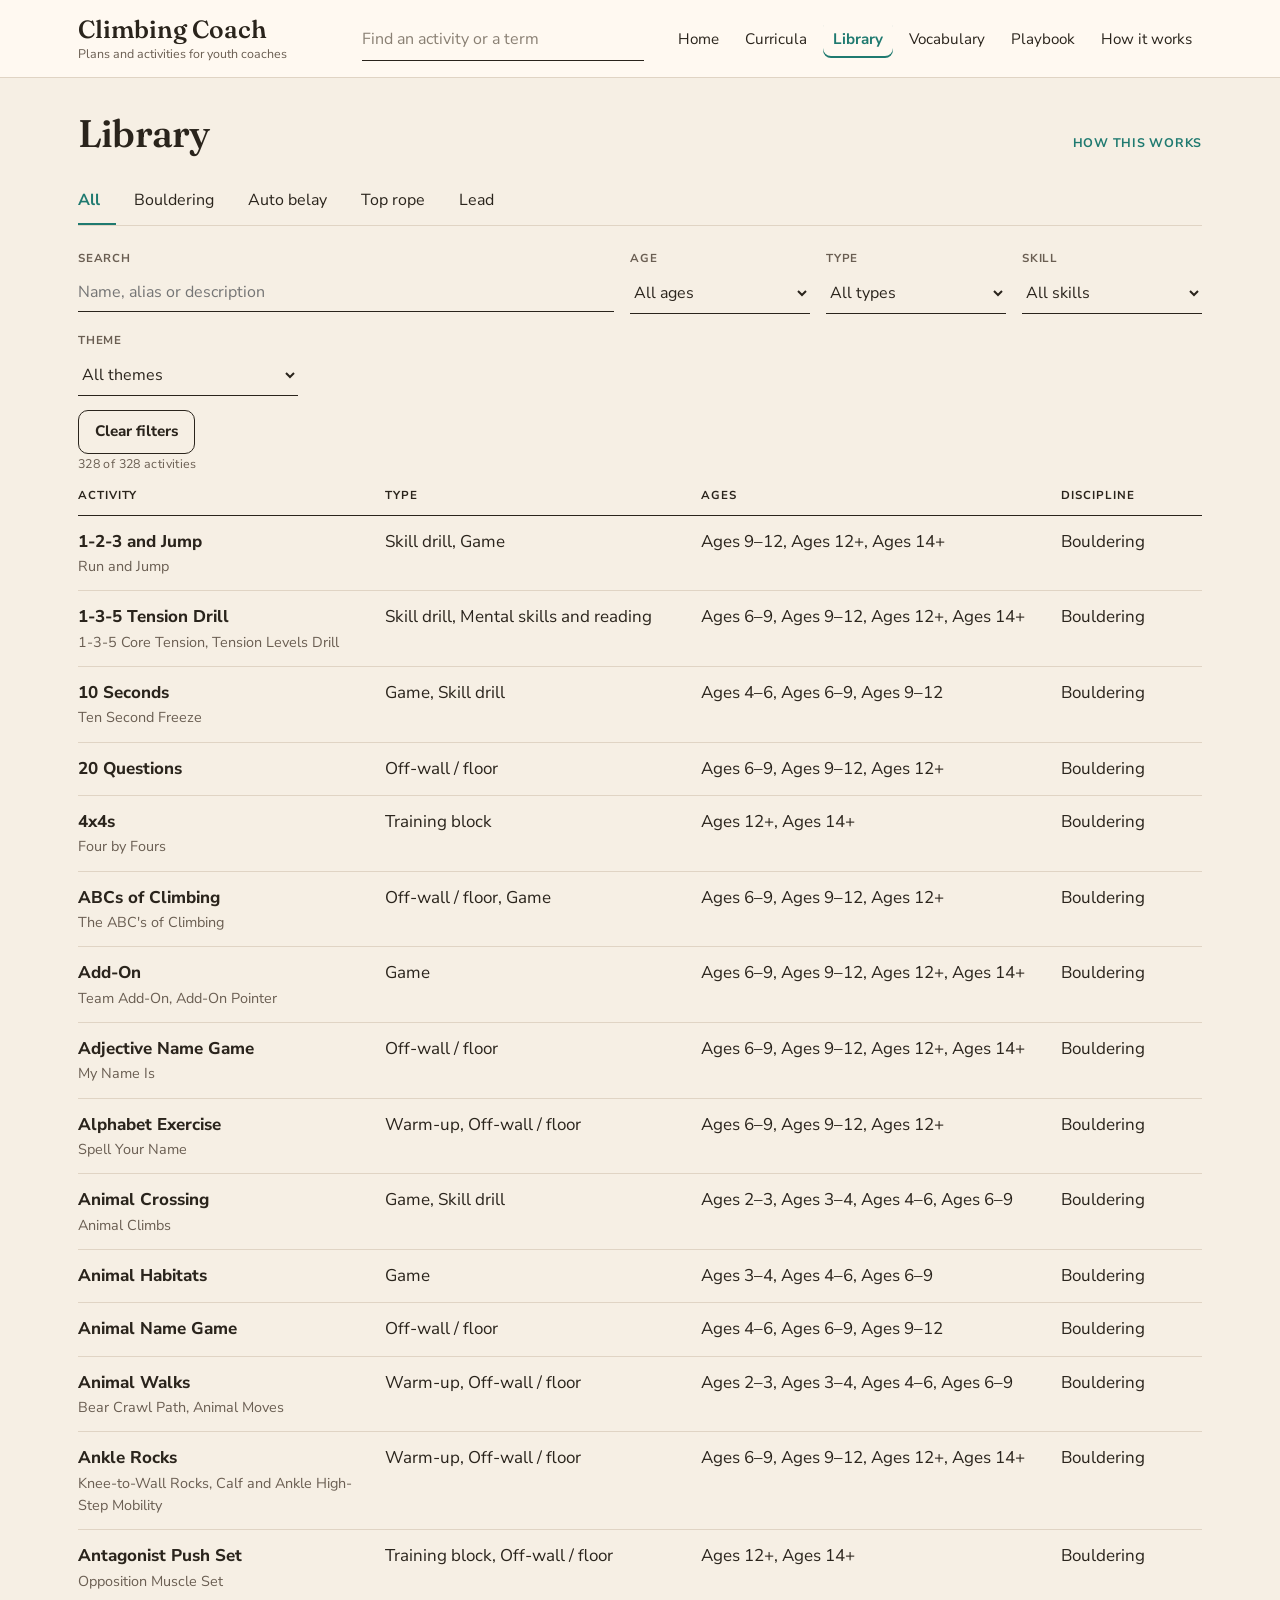
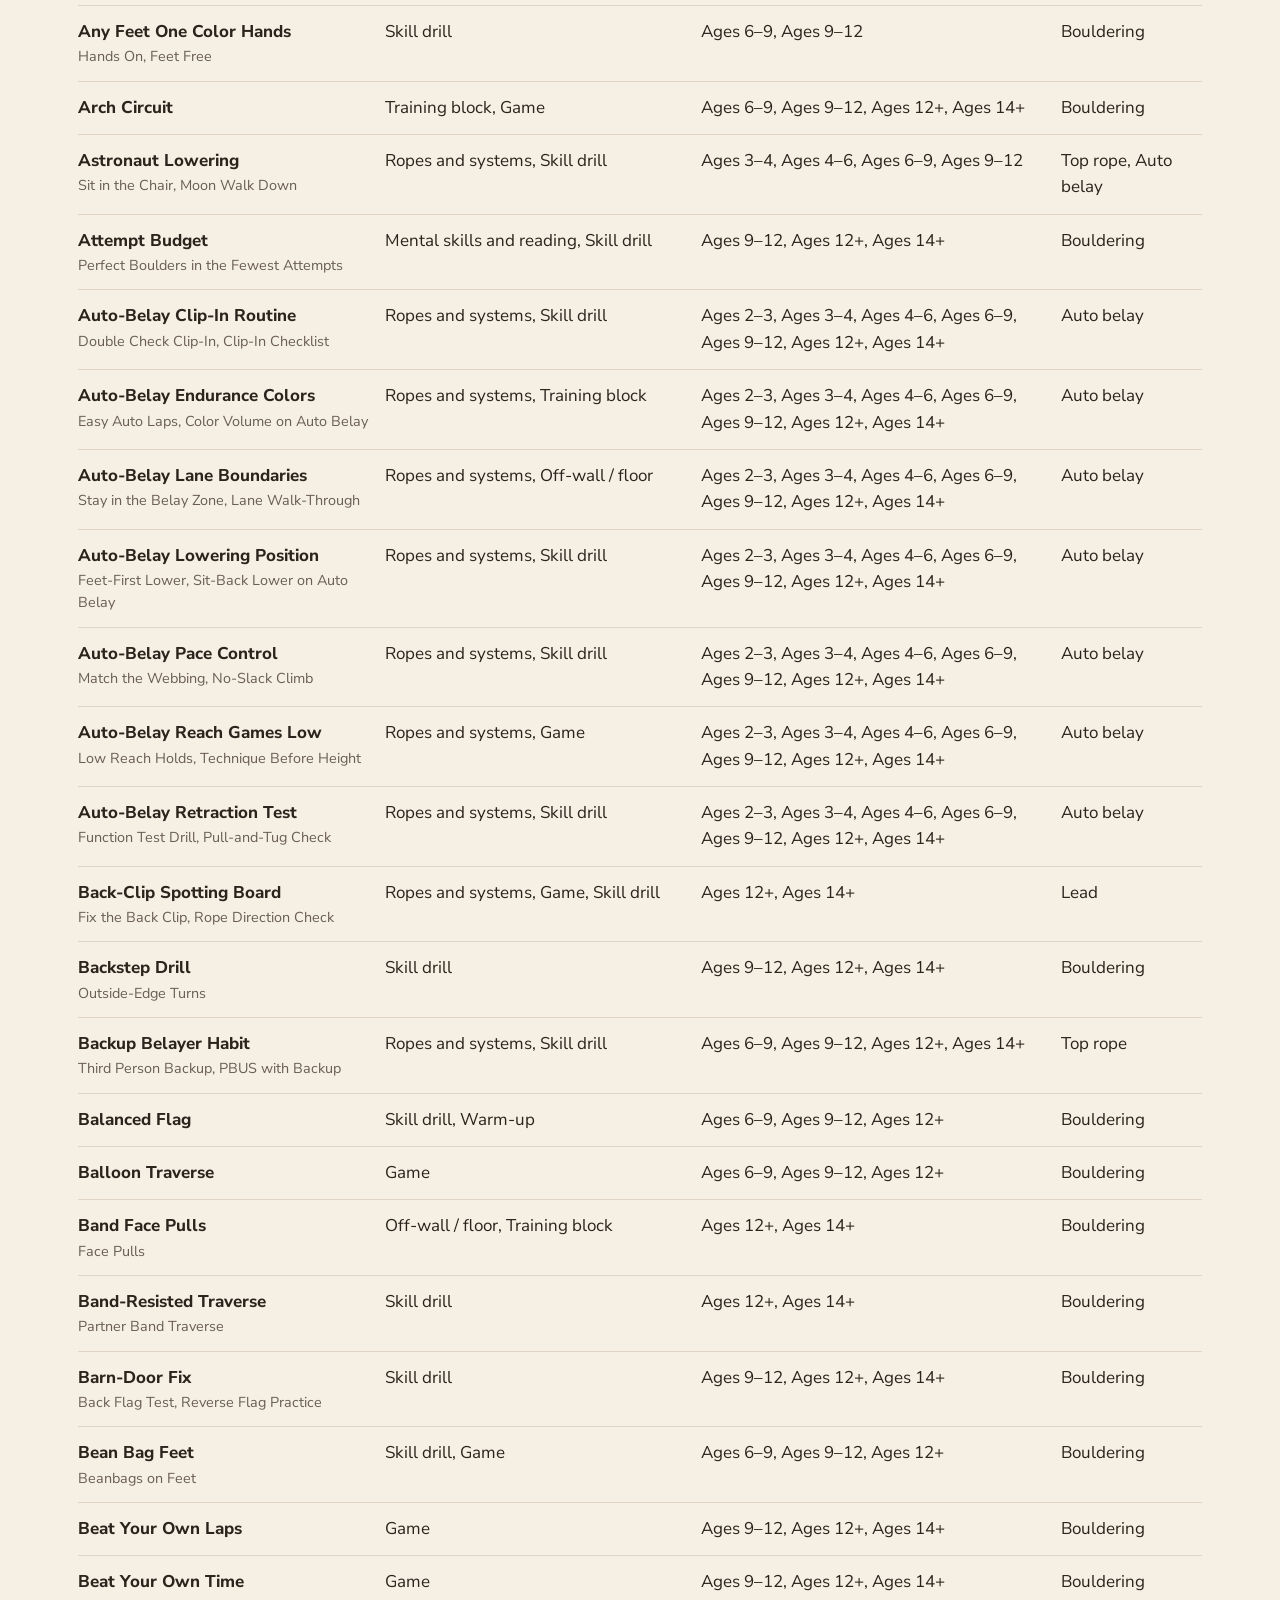
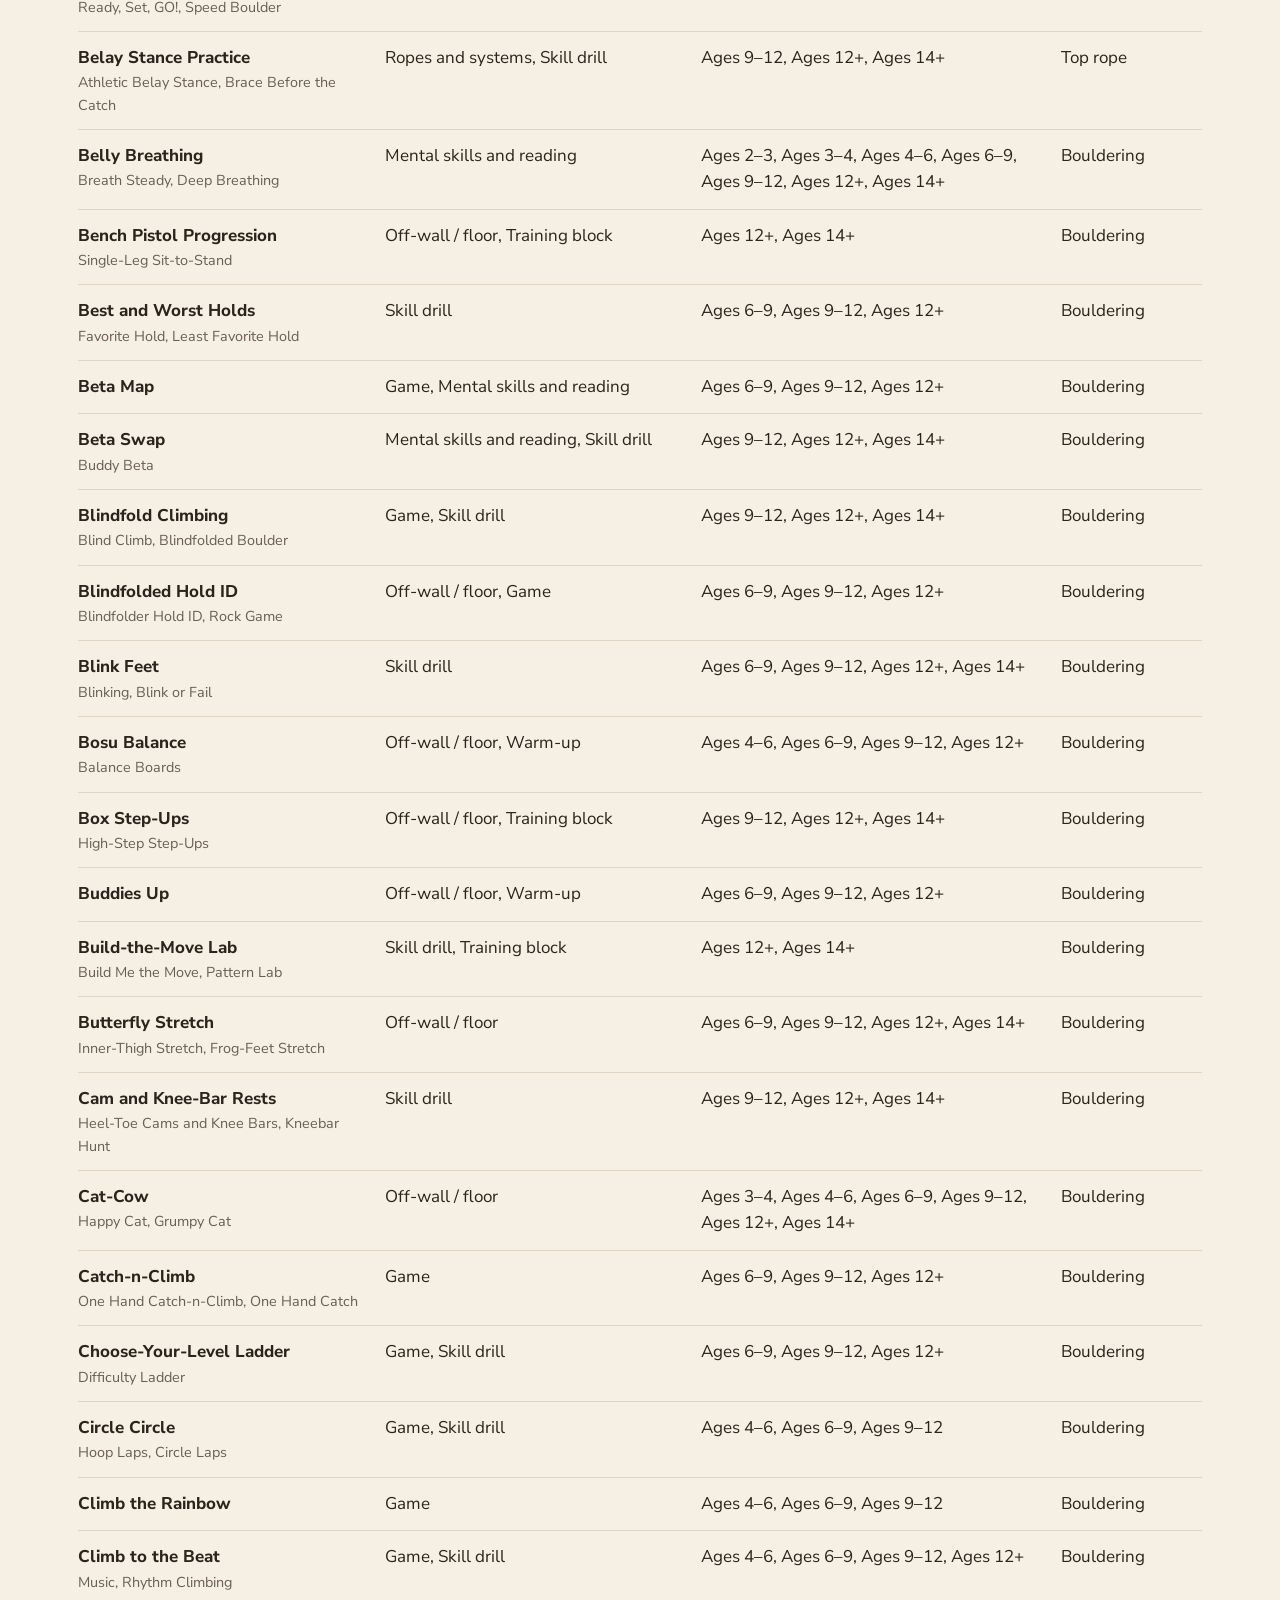
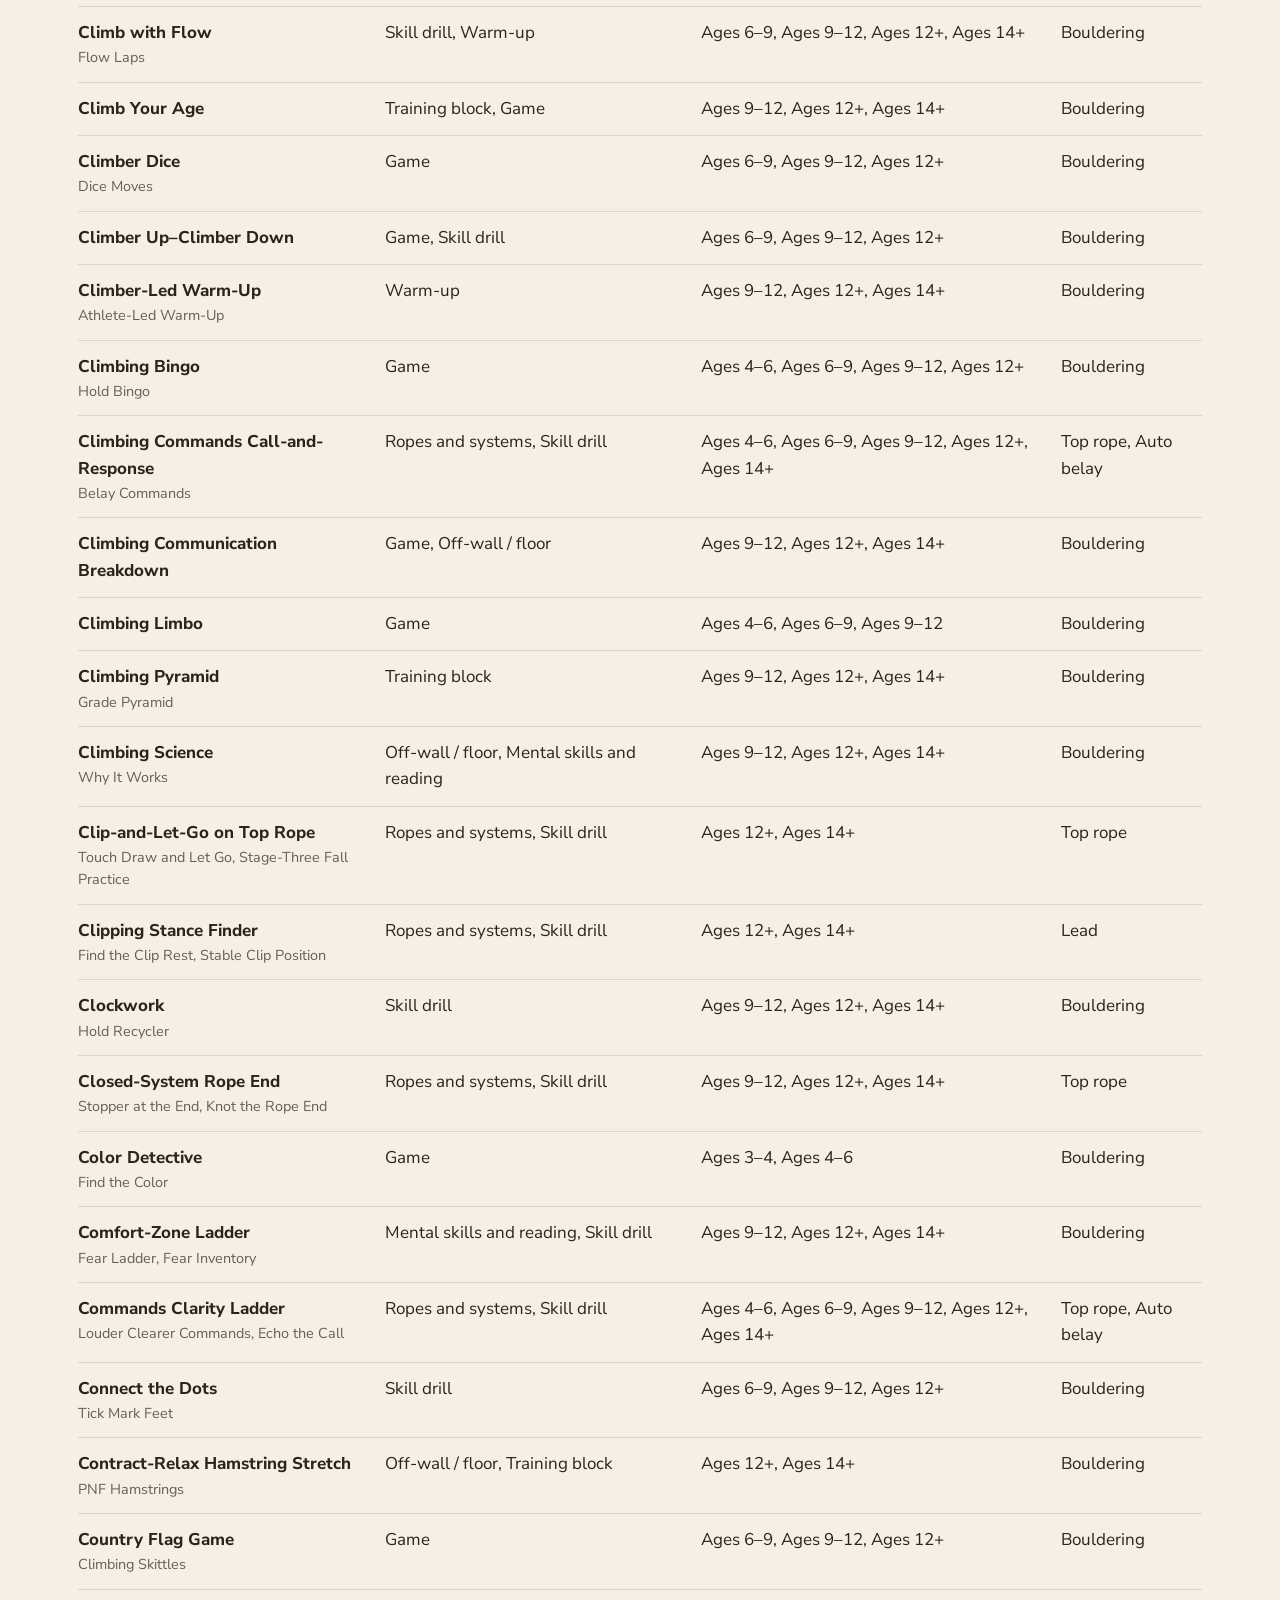
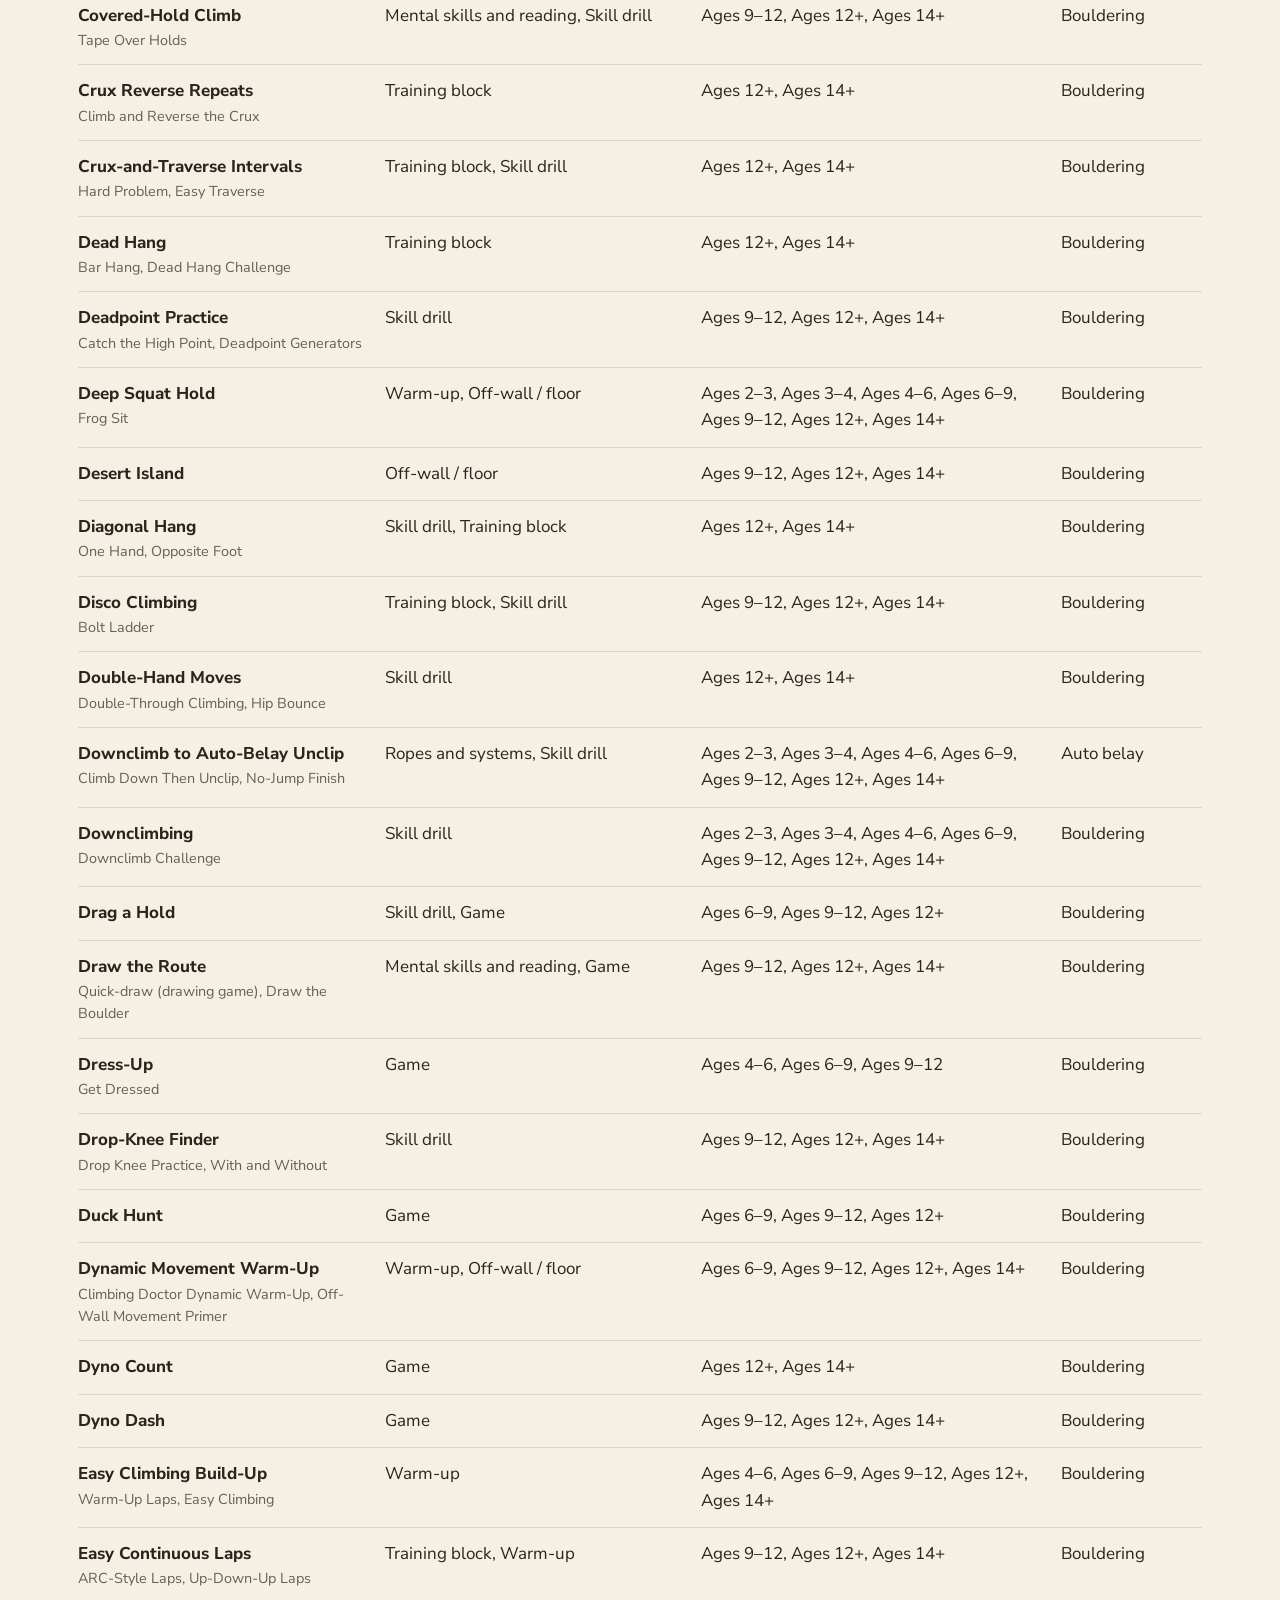
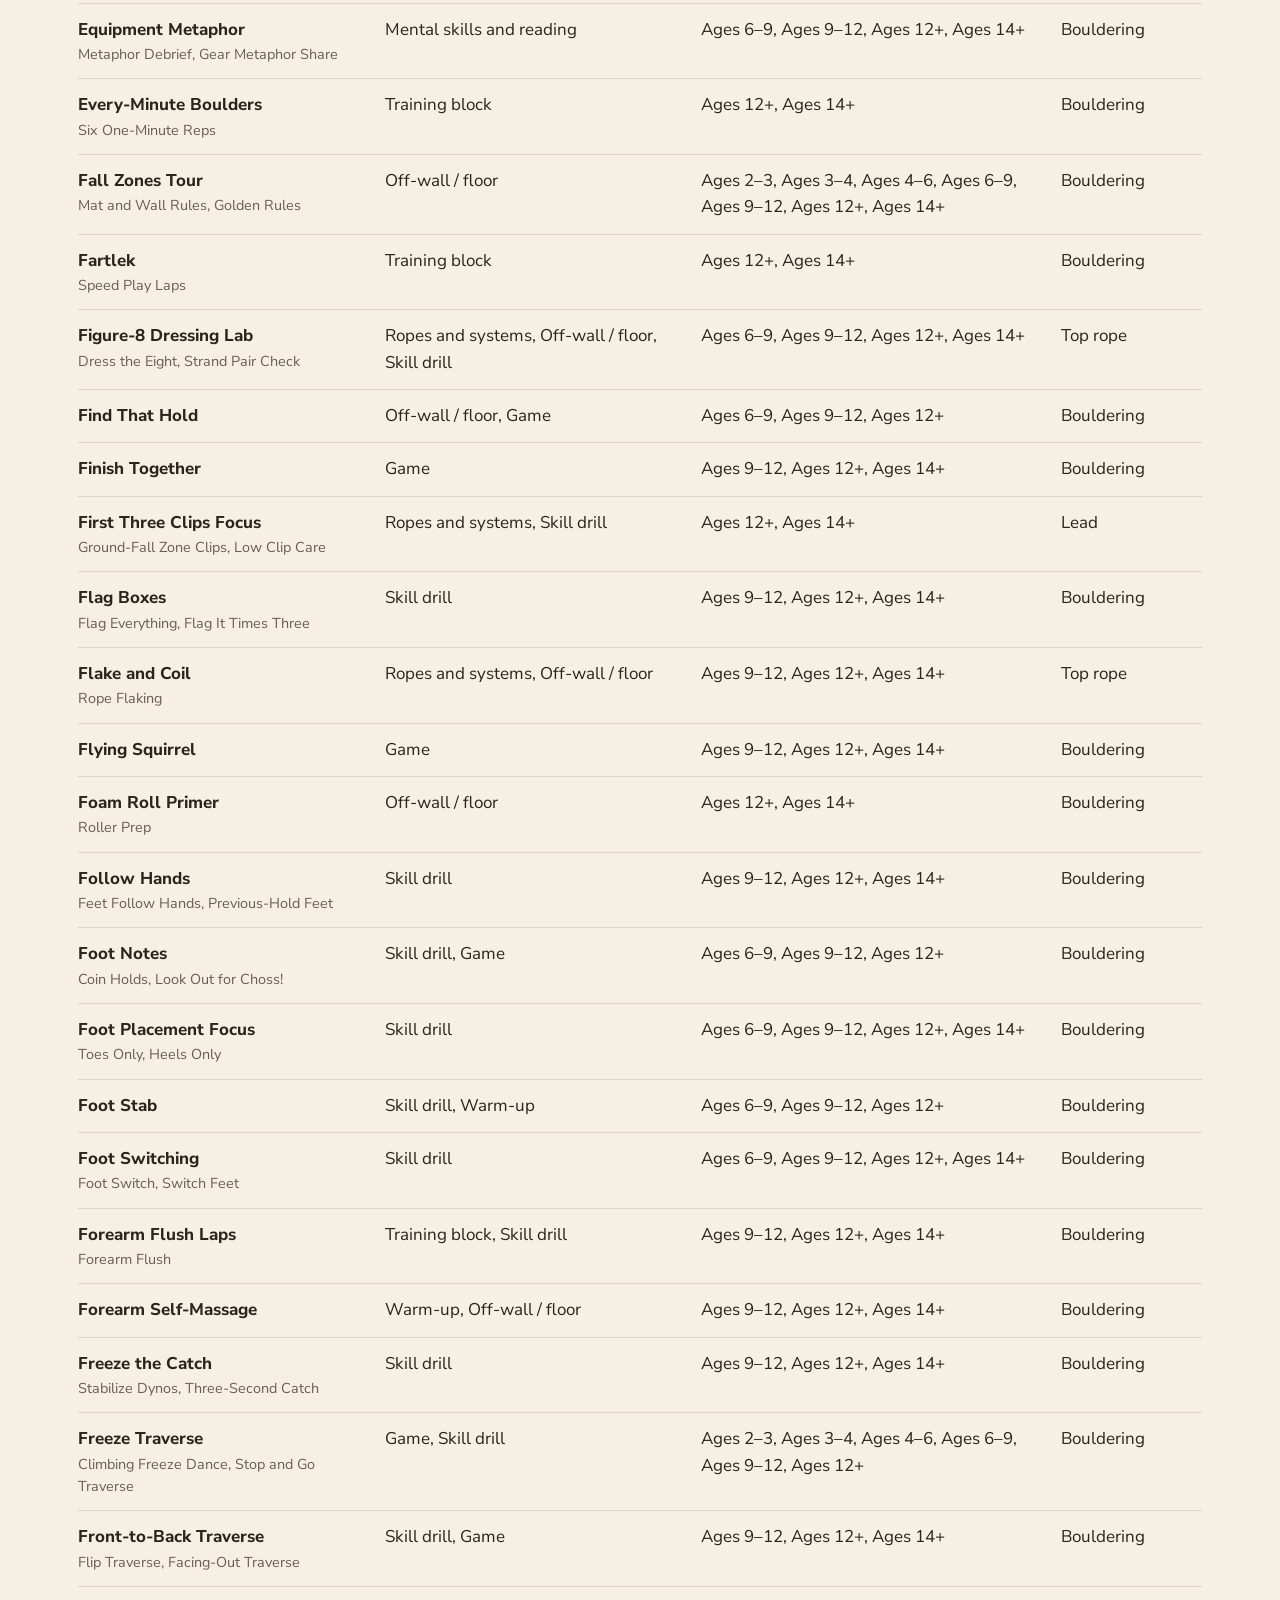
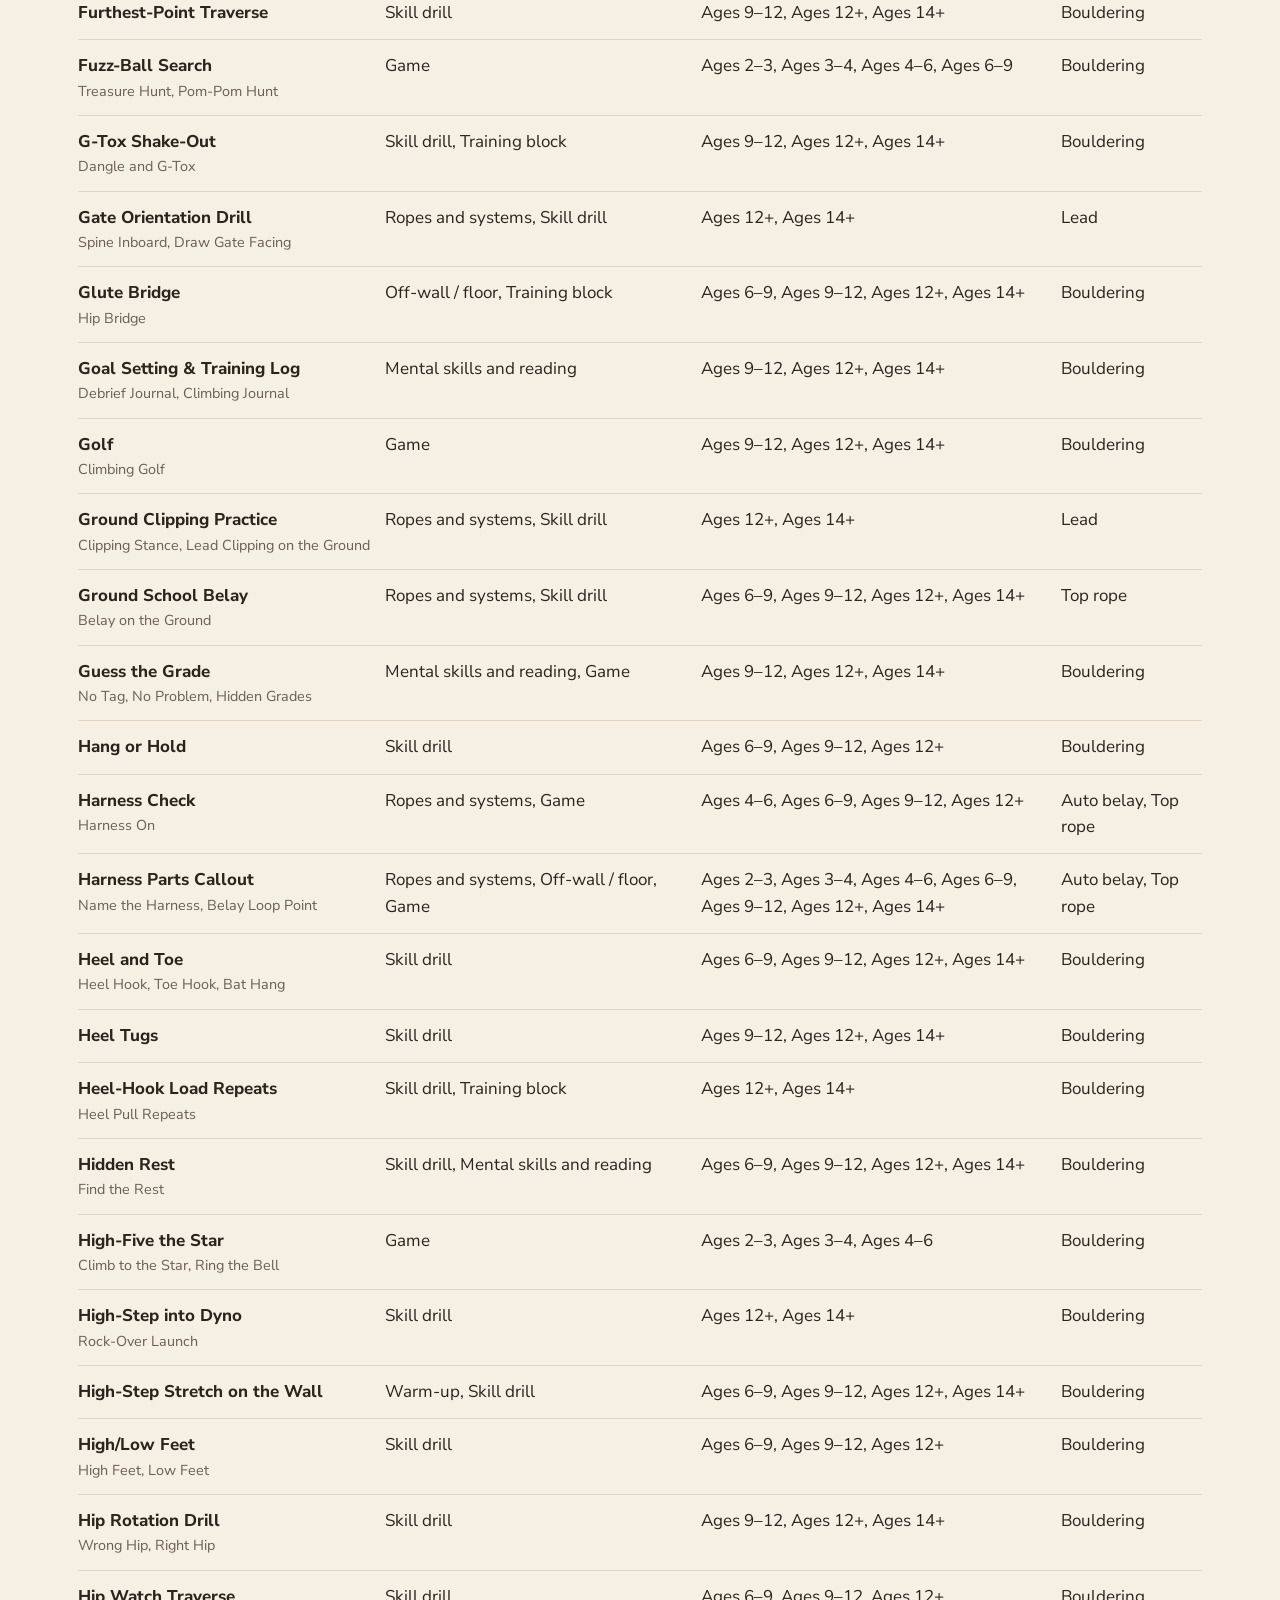
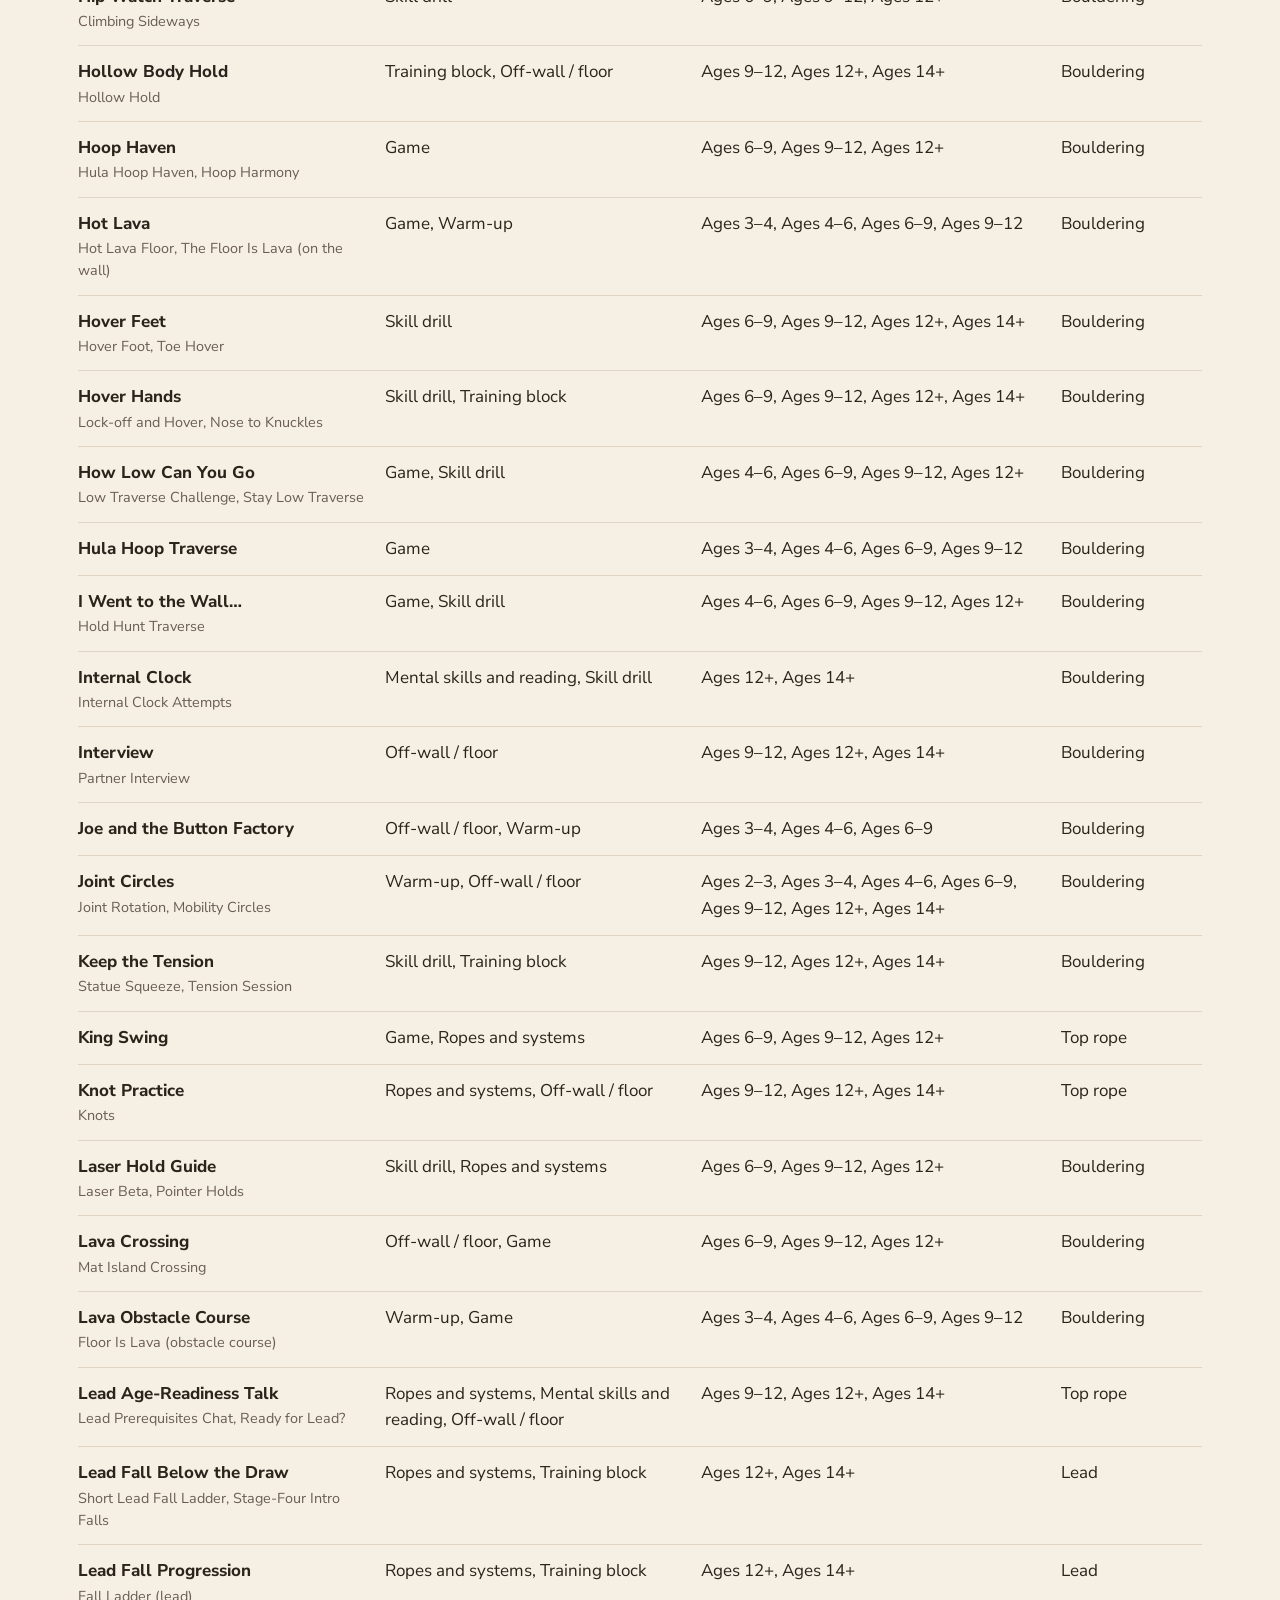
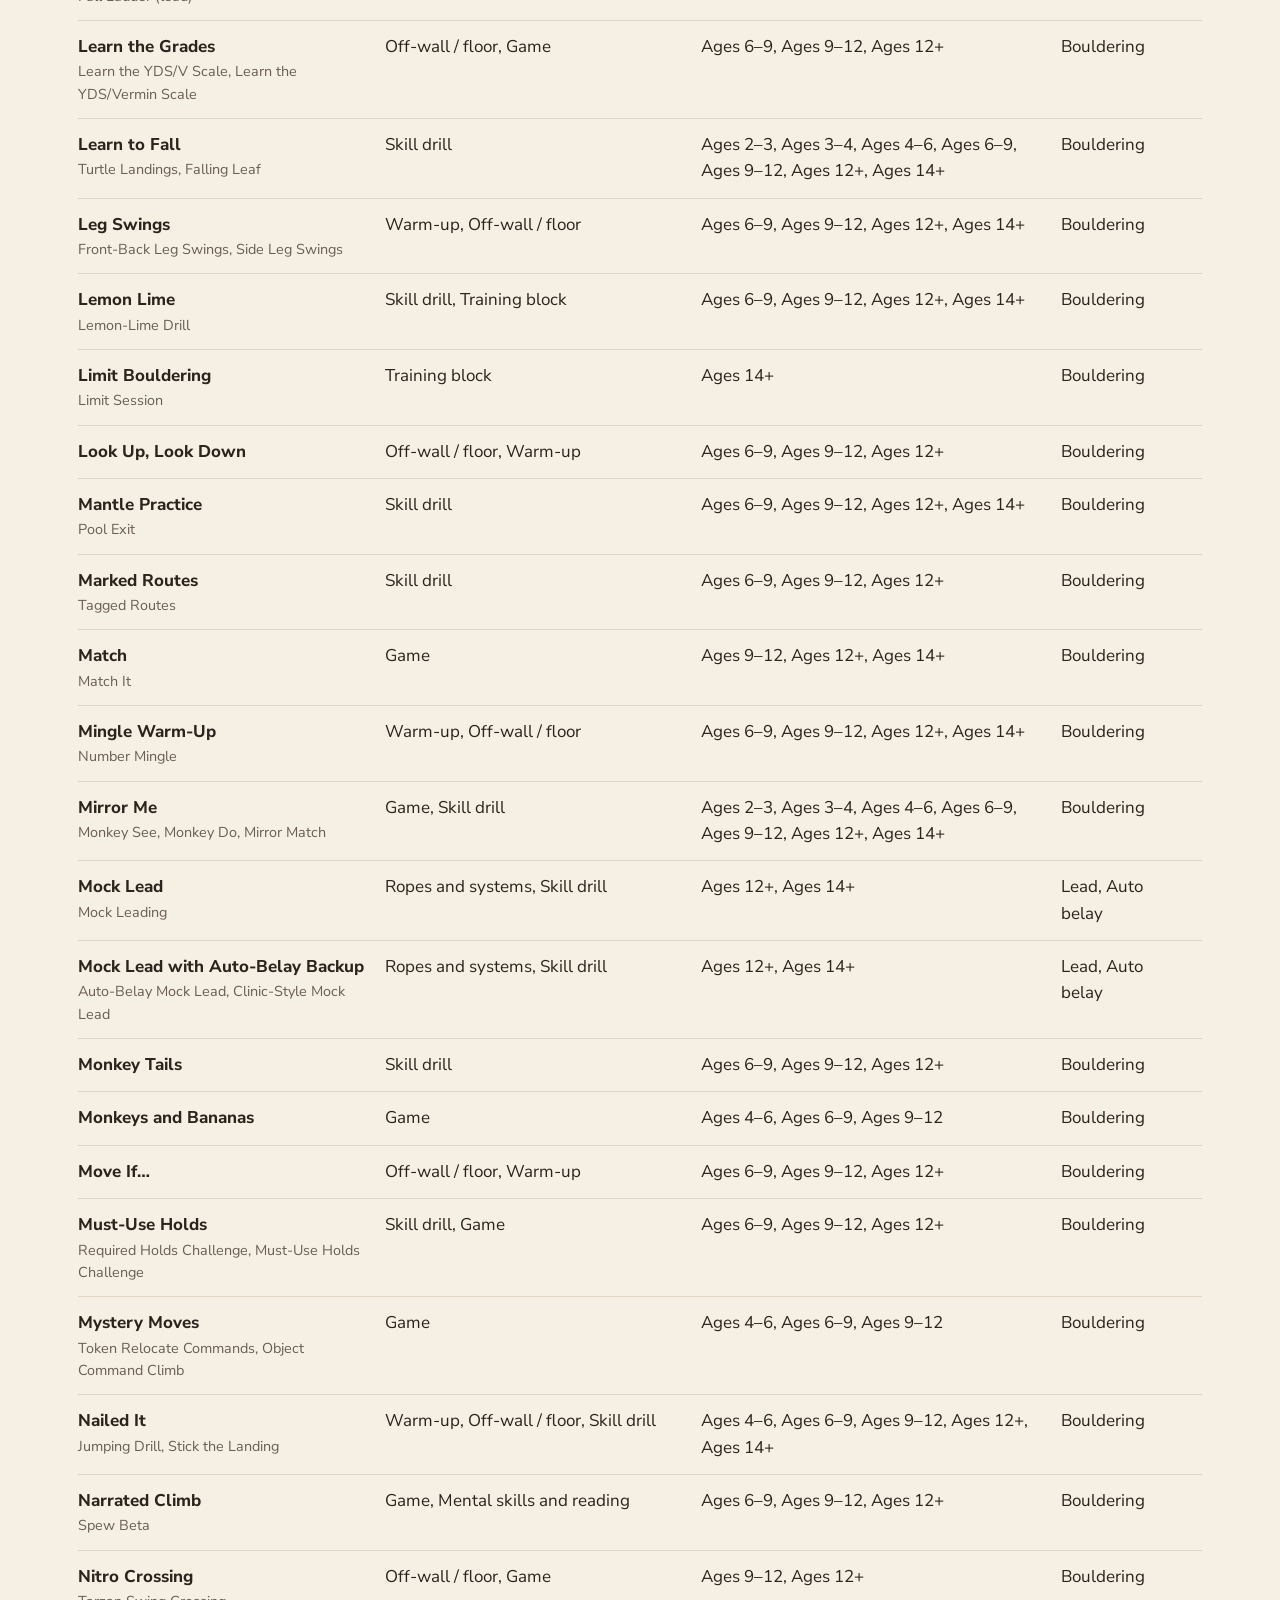
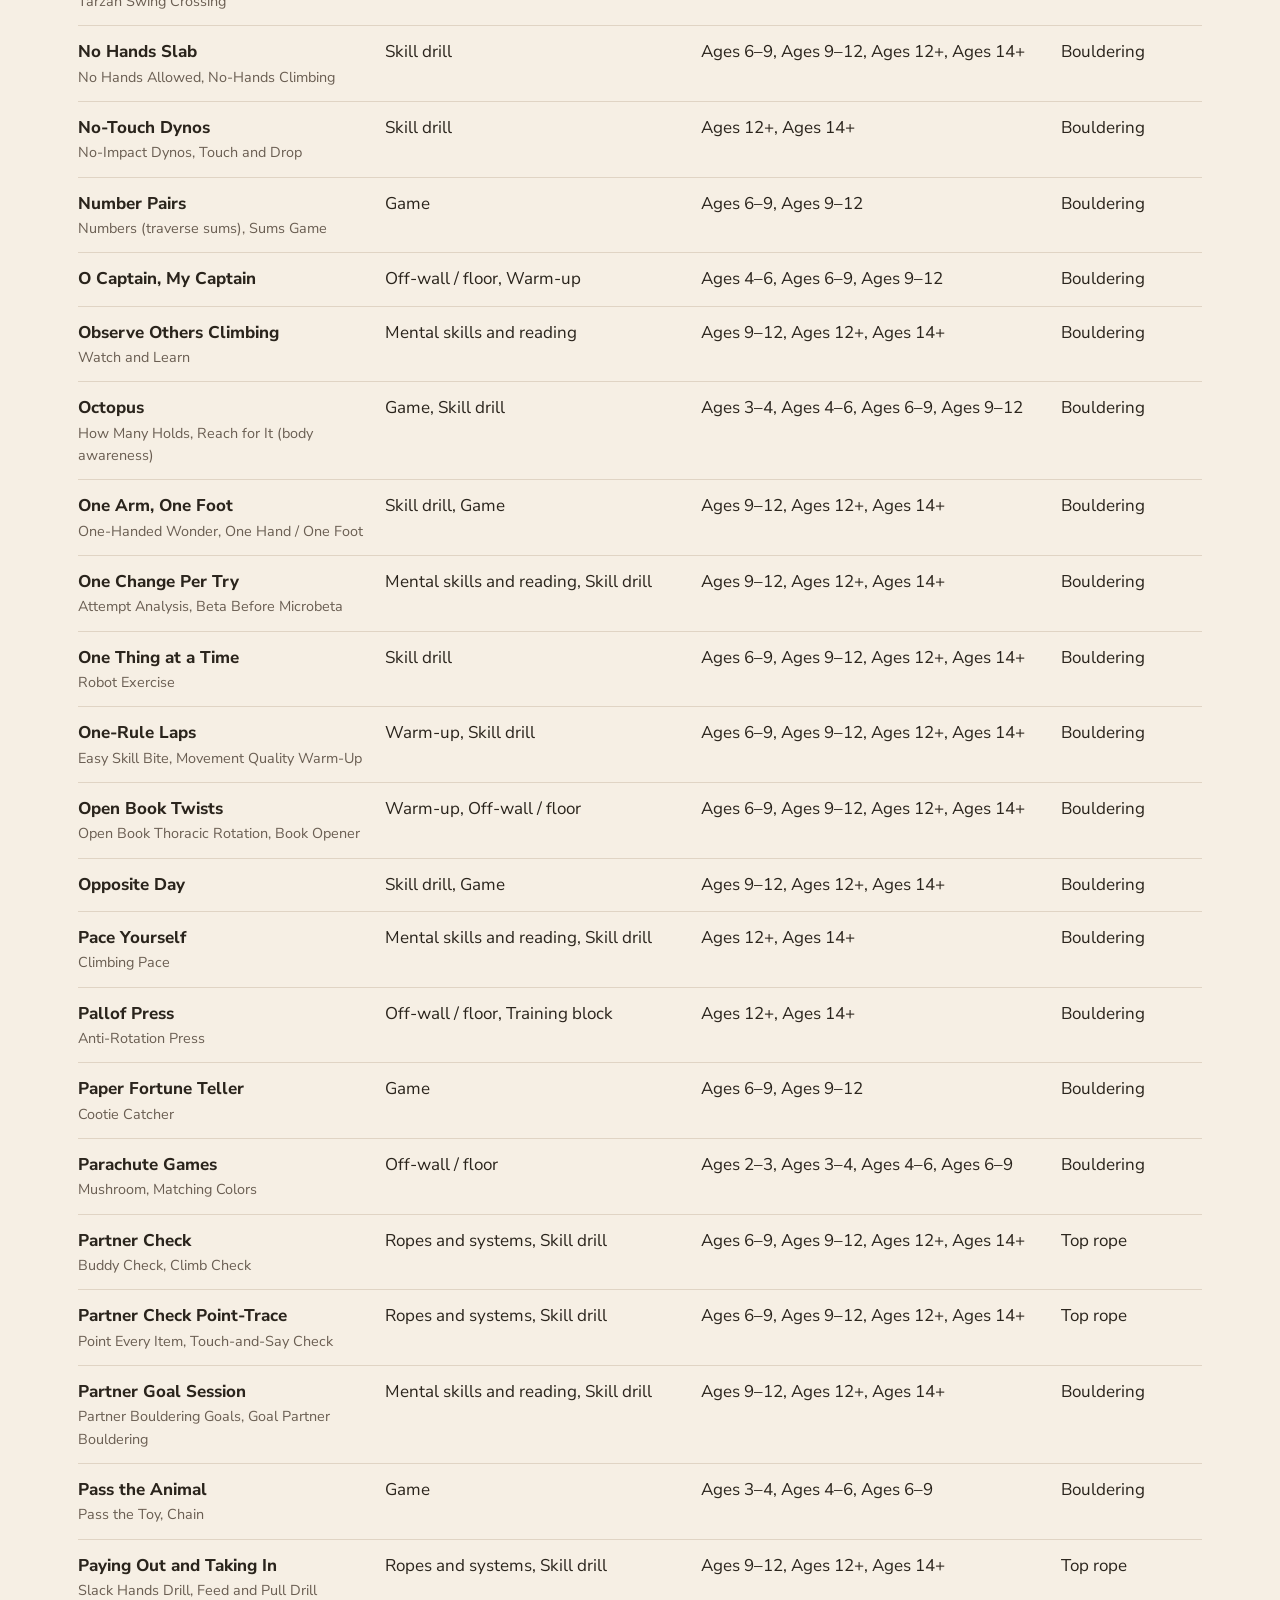
<file: library.html>
<!doctype html>
<html lang="en">
<head>
<meta charset="utf-8">
<meta name="viewport" content="width=device-width, initial-scale=1">
<title>Library · Climbing Coach</title>
<meta name="description" content="Search youth climbing activities and terms. Filter by discipline, age, type, skill and theme.">
<meta name="theme-color" content="#1F7A70">
<link rel="icon" href="assets/favicon.svg" type="image/svg+xml">
<link rel="stylesheet" href="assets/css/style.css">
</head>
<body>
<header id="site-header"></header>
<main id="main" tabindex="-1">
<noscript><p class="noscript">This site needs JavaScript to load its data files.</p></noscript>

<div class="page-head">
  <h1>Library</h1>
  <a class="how-link" href="about.html#library">How this works</a>
</div>
<nav class="discipline" id="disc-nav" aria-label="Discipline"></nav>
<div class="toolbar" role="search">
  <label class="field" for="q">Search<input type="search" id="q" placeholder="Name, alias or description" autocomplete="off"></label>
  <label class="field" for="f-age">Age<select id="f-age"></select></label>
  <label class="field" for="f-type">Type<select id="f-type"></select></label>
  <label class="field" for="f-skill">Skill<select id="f-skill"></select></label>
</div>
<label class="field" for="f-theme" style="max-width:220px;margin-bottom:14px">Theme<select id="f-theme"></select></label>
<div class="btn-row no-print"><button type="button" class="btn ghost" id="reset">Clear filters</button></div>
<p class="result-line" id="count" aria-live="polite"></p>
<div id="results"></div>
<div id="term-hits"></div>

</main>
<footer id="site-footer"></footer>
<script src="assets/js/common.js"></script>
<script src="assets/js/library.js"></script>
</body>
</html>
</file>
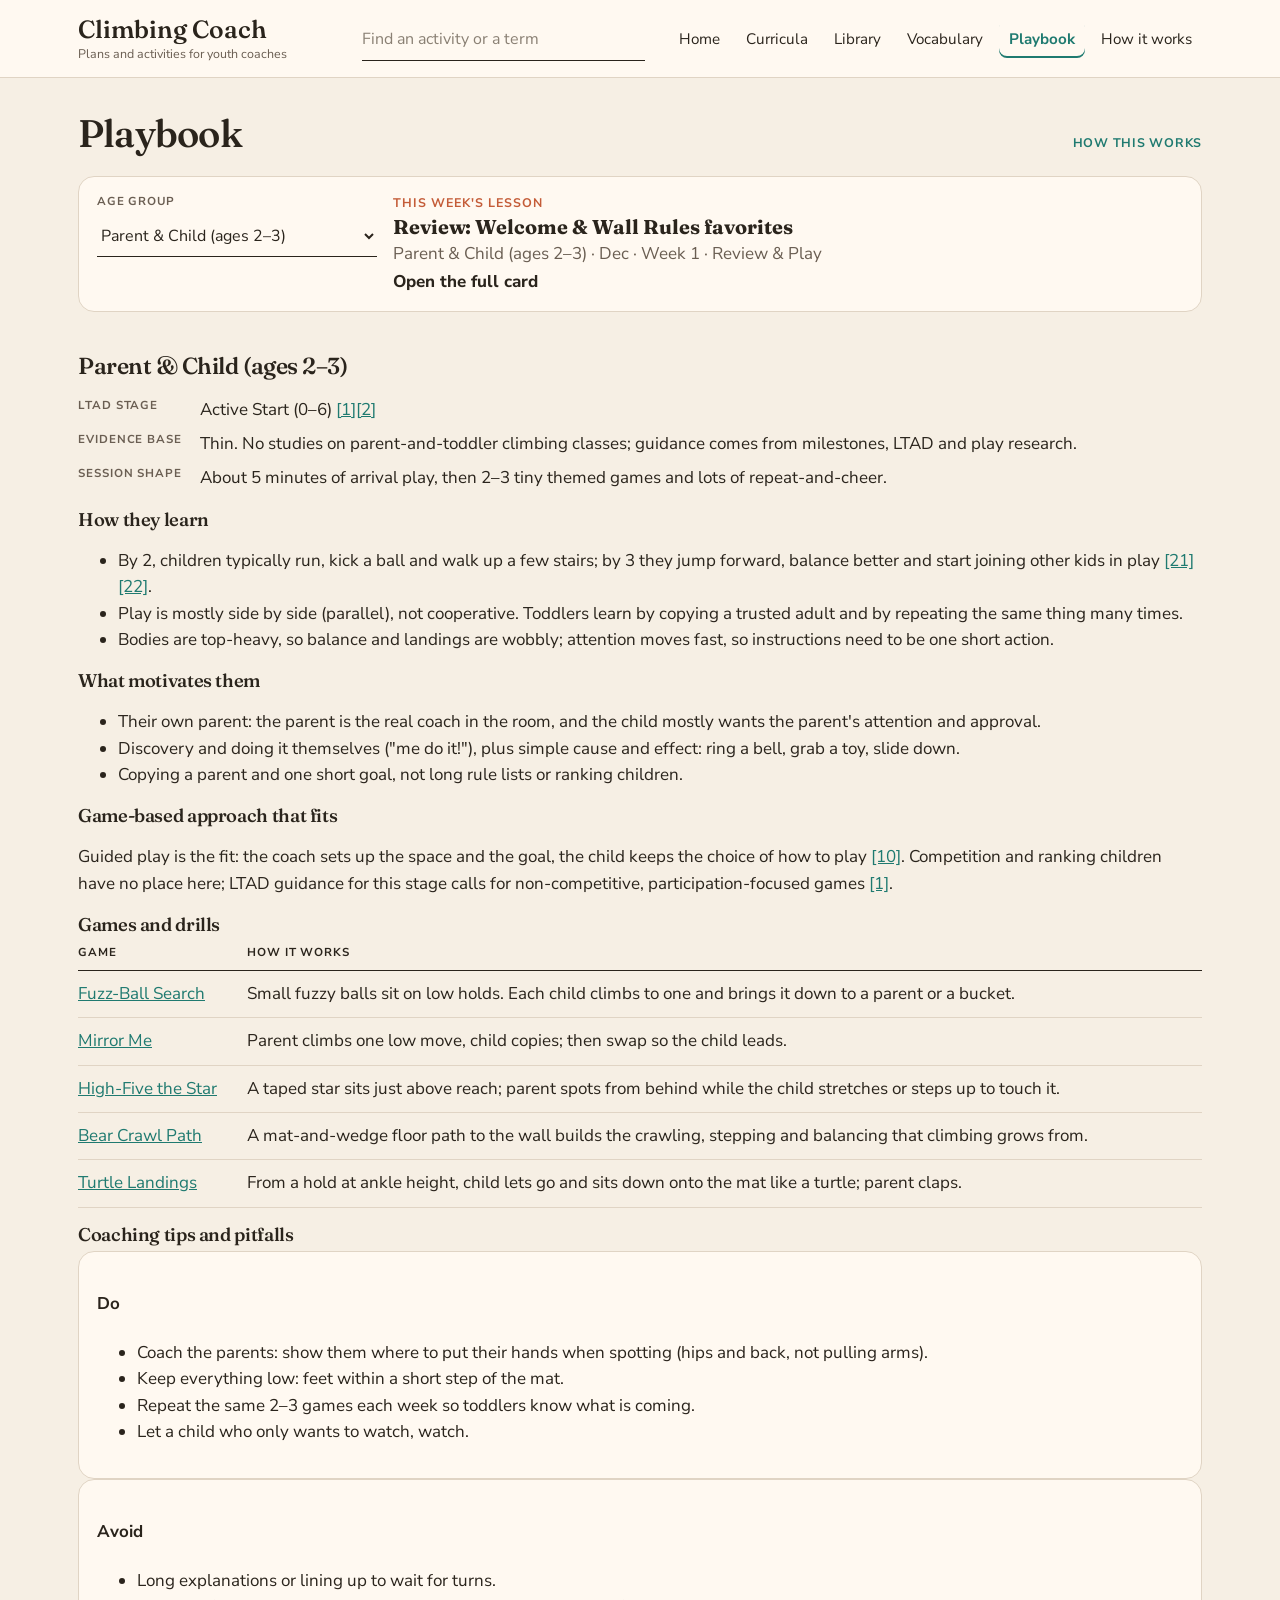
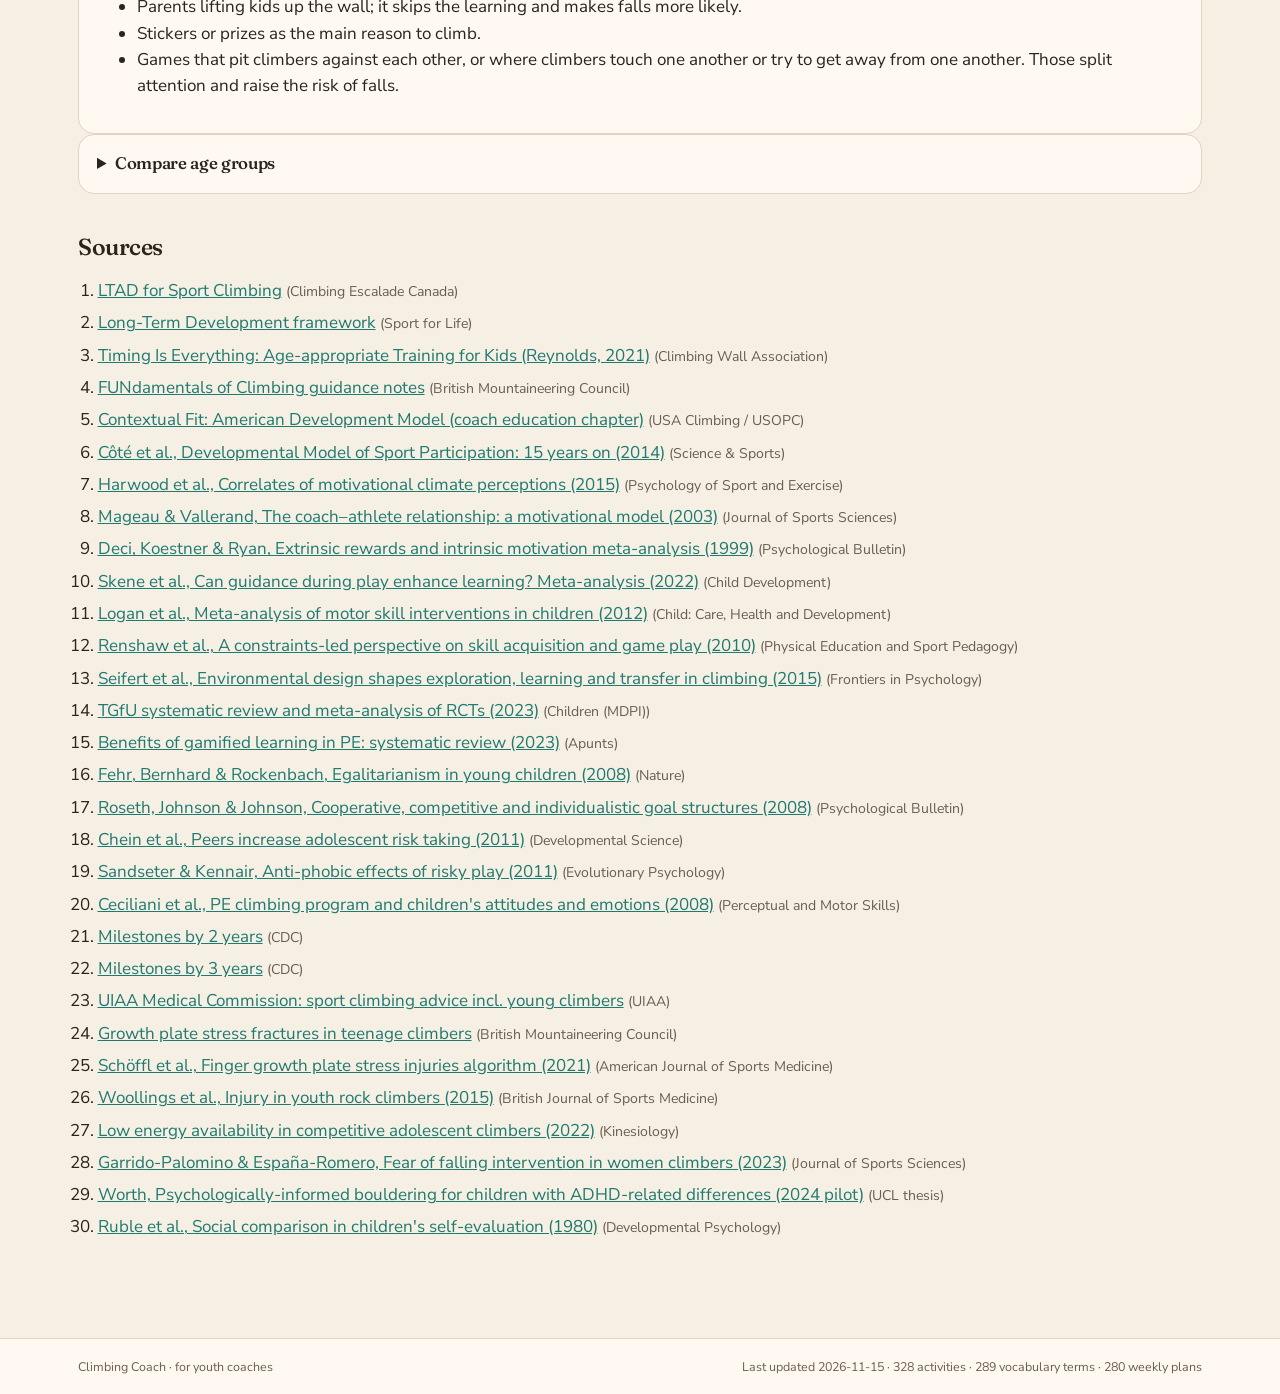
<file: playbook.html>
<!doctype html>
<html lang="en">
<head>
<meta charset="utf-8">
<meta name="viewport" content="width=device-width, initial-scale=1">
<title>Playbook · Climbing Coach</title>
<meta name="description" content="Research on how kids learn climbing at each age, game-based approaches, a comparison table, game-theory design lenses and sources.">
<meta name="theme-color" content="#1F7A70">
<link rel="icon" href="assets/favicon.svg" type="image/svg+xml">
<link rel="stylesheet" href="assets/css/style.css">
</head>
<body>
<header id="site-header"></header>
<main id="main" tabindex="-1">
<noscript><p class="noscript">This site needs JavaScript to load its data files.</p></noscript>
<div id="playbook"></div>
</main>
<footer id="site-footer"></footer>
<script src="assets/js/common.js"></script>
<script src="assets/js/playbook.js"></script>
</body>
</html>
</file>
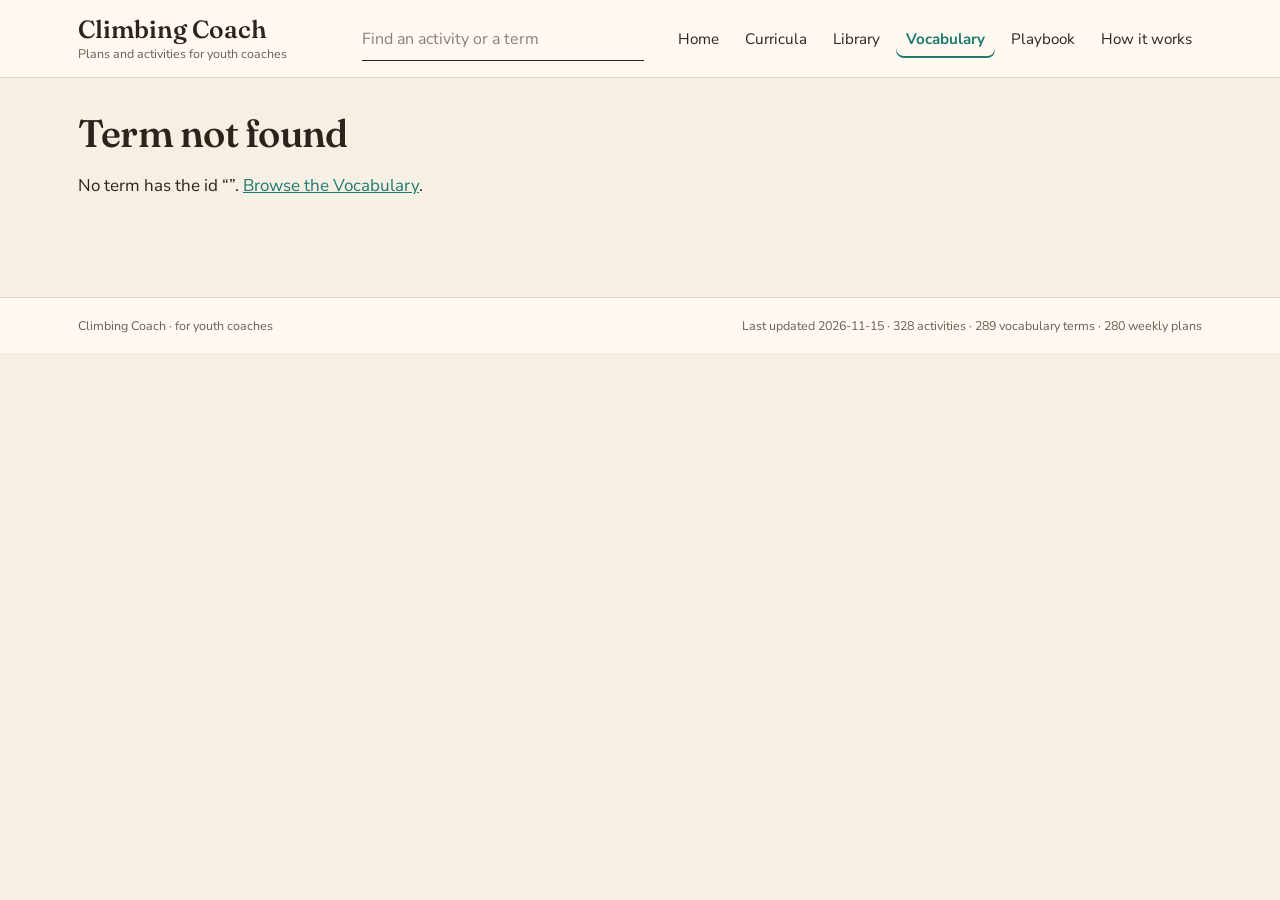
<file: term.html>
<!doctype html>
<html lang="en">
<head>
<meta charset="utf-8">
<meta name="viewport" content="width=device-width, initial-scale=1">
<title>Term · Climbing Coach</title>
<meta name="description" content="A climbing vocabulary term with kid versions and how to teach it.">
<meta name="theme-color" content="#1F7A70">
<link rel="icon" href="assets/favicon.svg" type="image/svg+xml">
<link rel="stylesheet" href="assets/css/style.css">
</head>
<body>
<header id="site-header"></header>
<main id="main" tabindex="-1">
<noscript><p class="noscript">This site needs JavaScript to load its data files.</p></noscript>
<div id="detail" class="detail narrow"></div>
</main>
<footer id="site-footer"></footer>
<script src="assets/js/common.js"></script>
<script src="assets/js/term.js"></script>
</body>
</html>
</file>
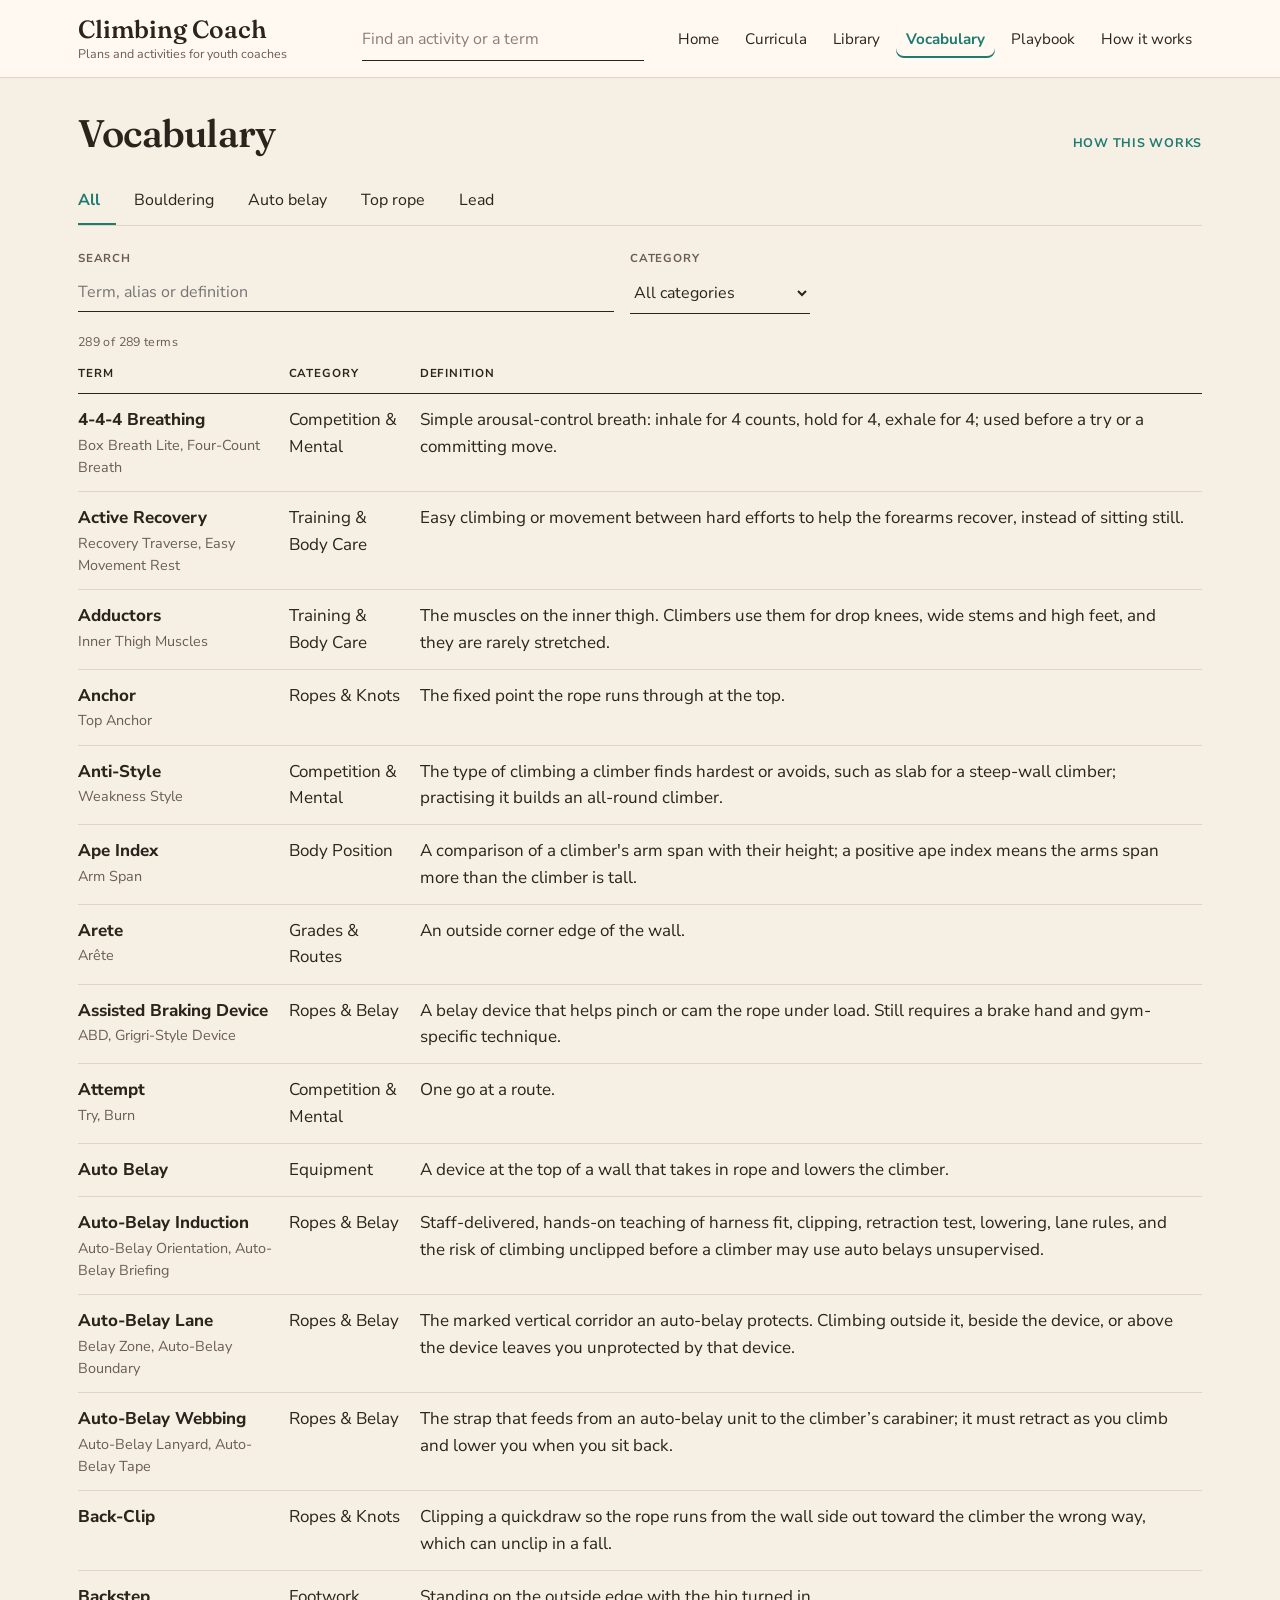
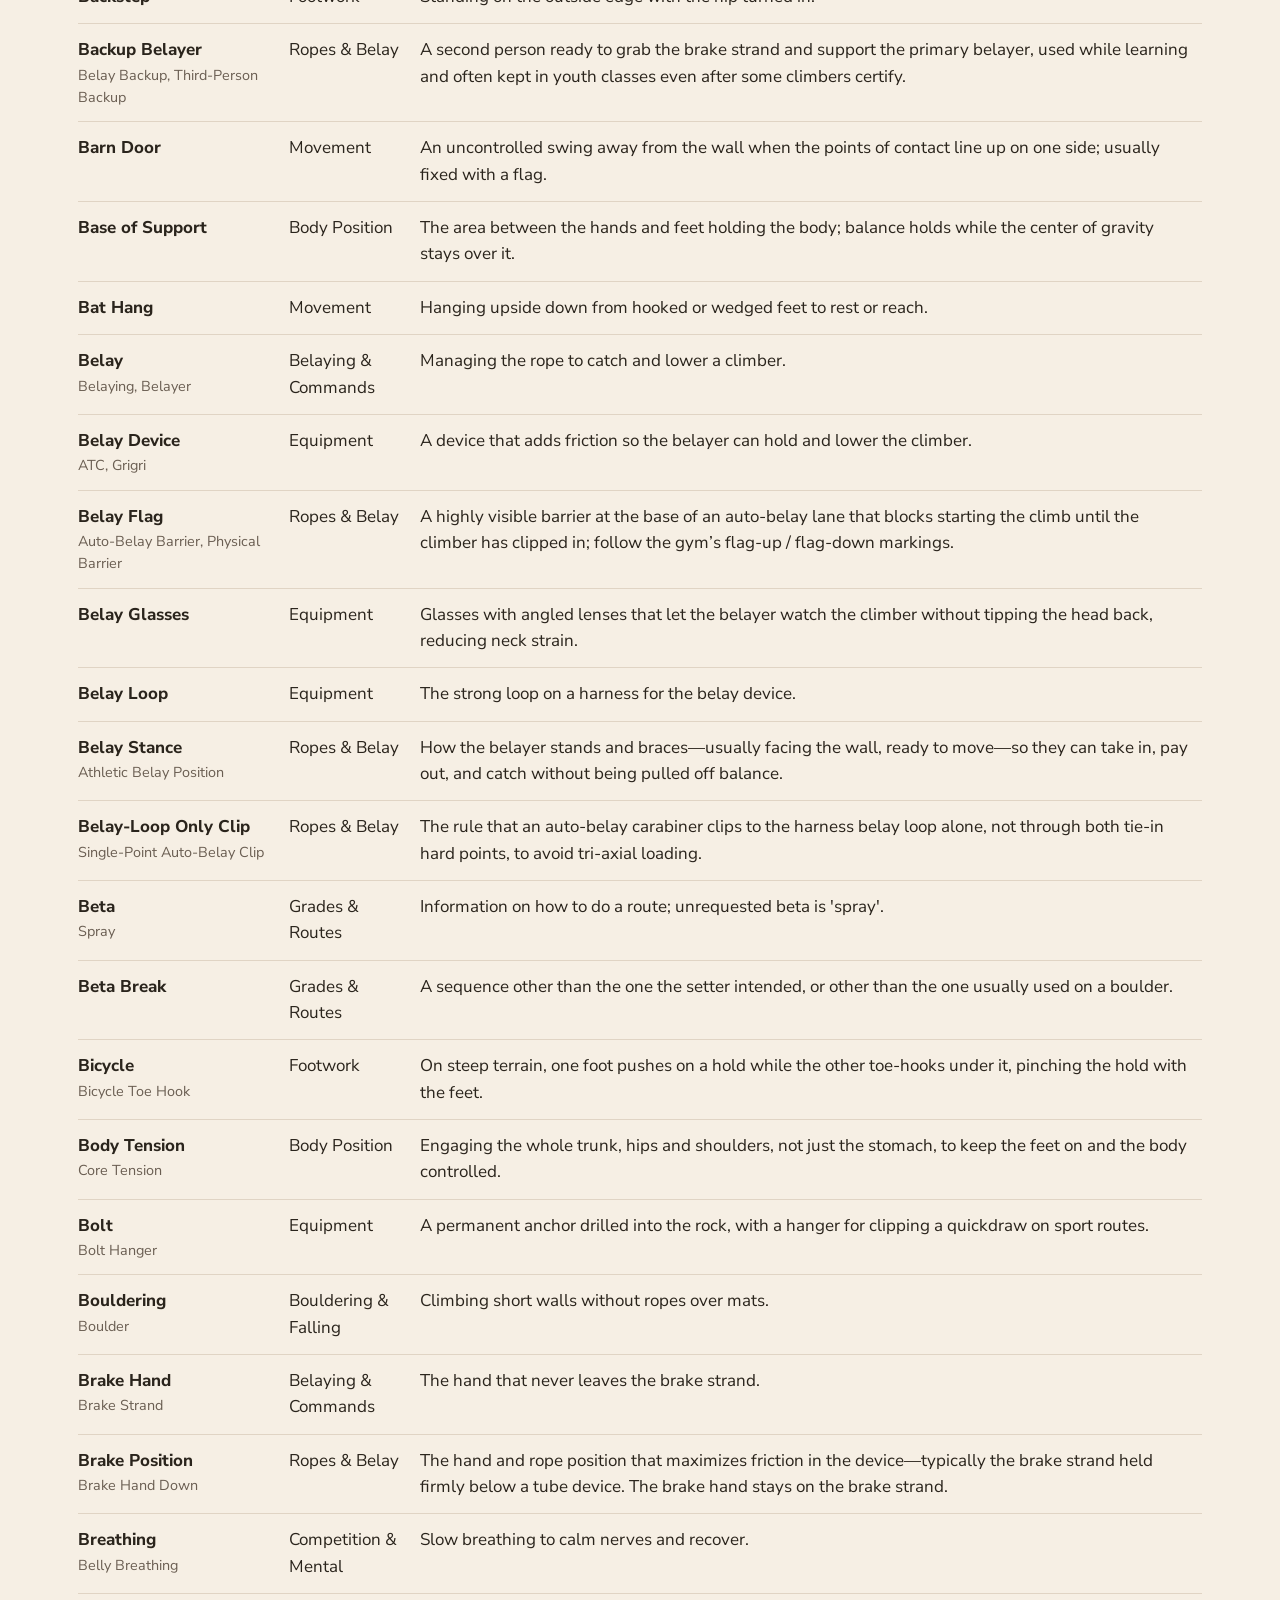
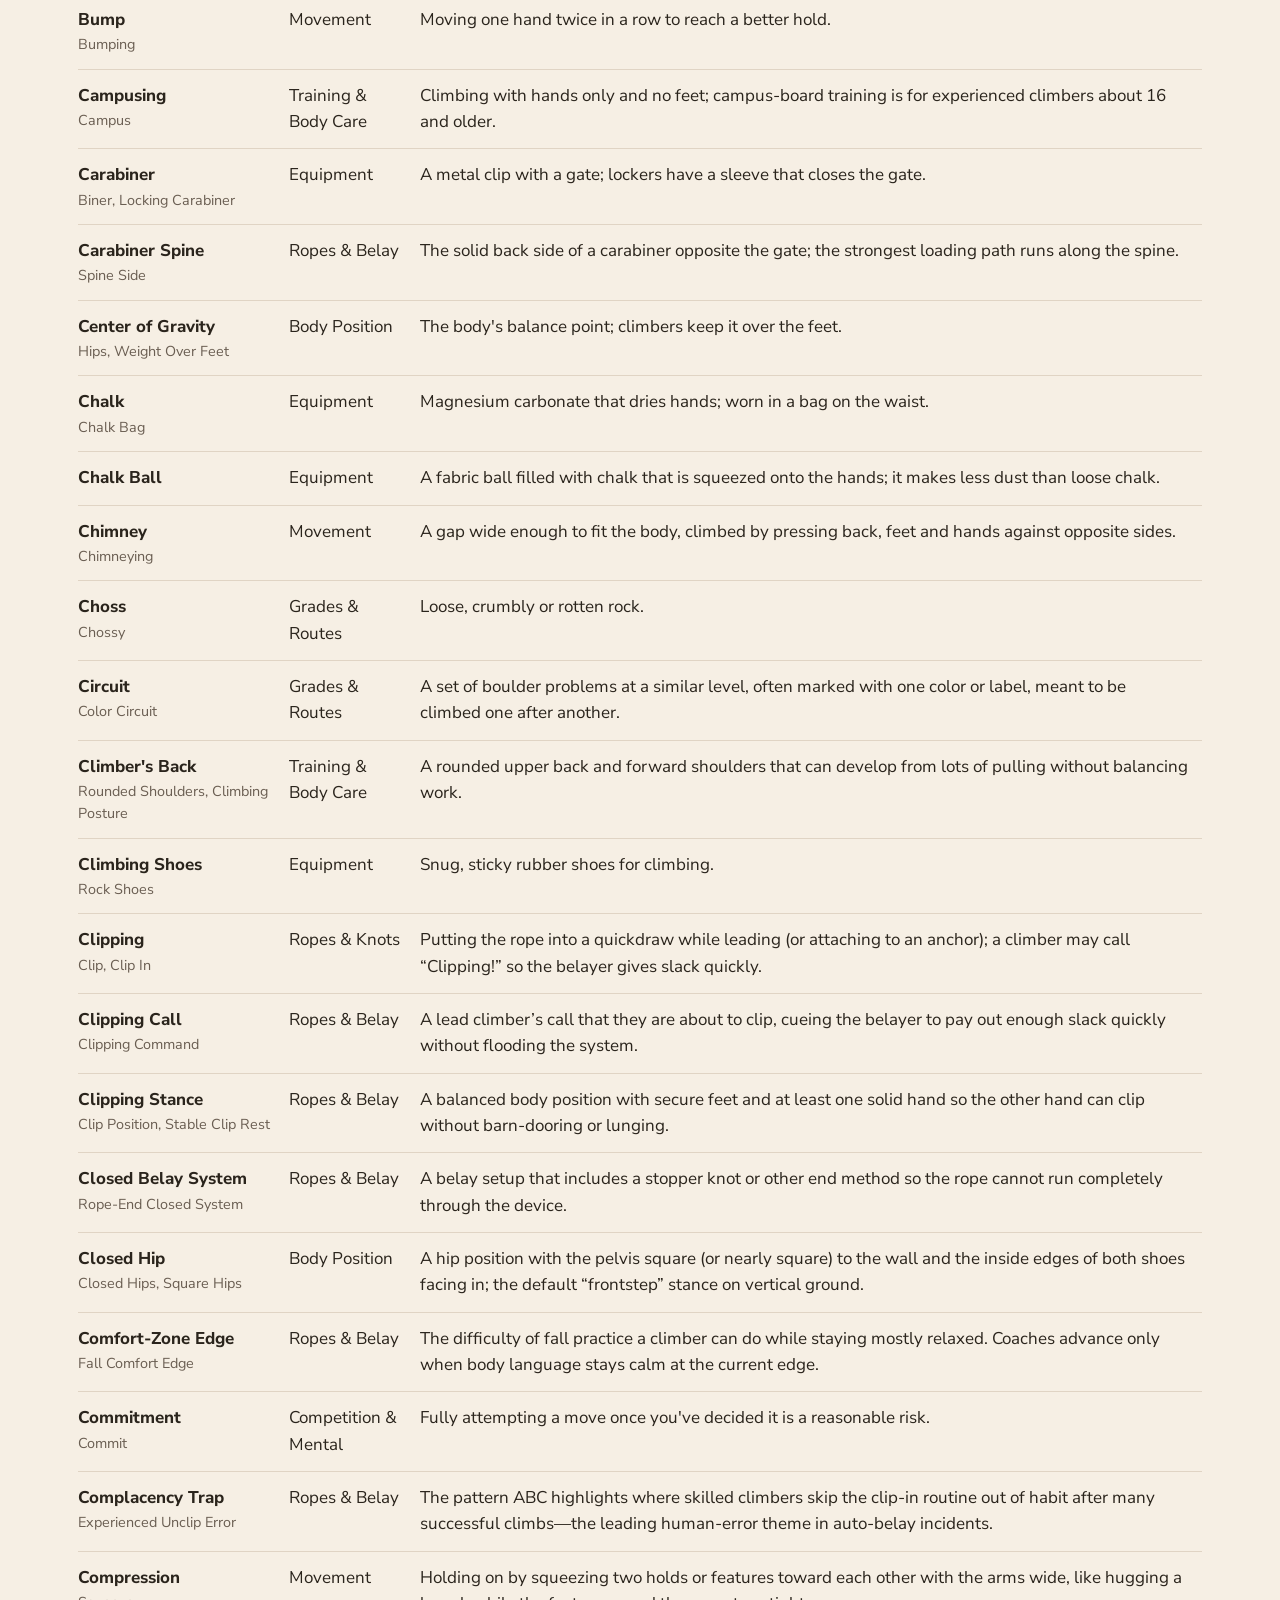
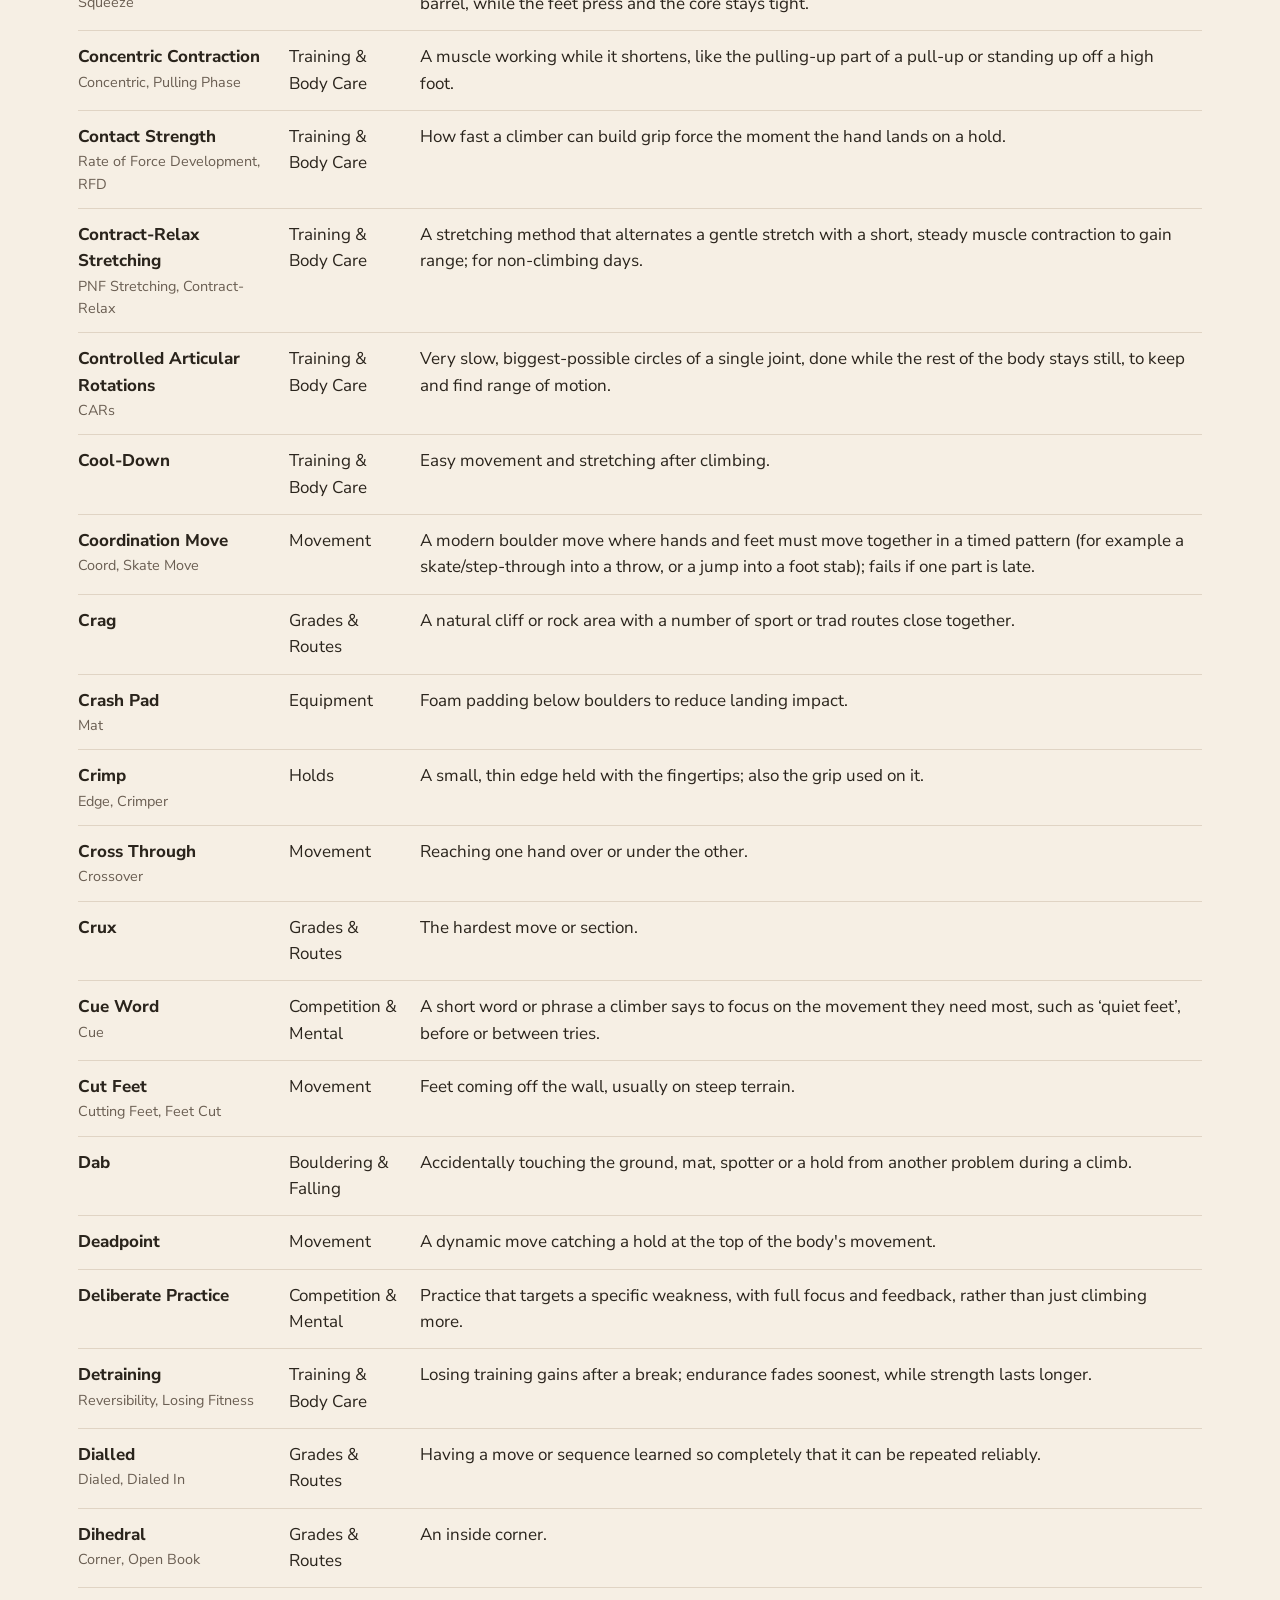
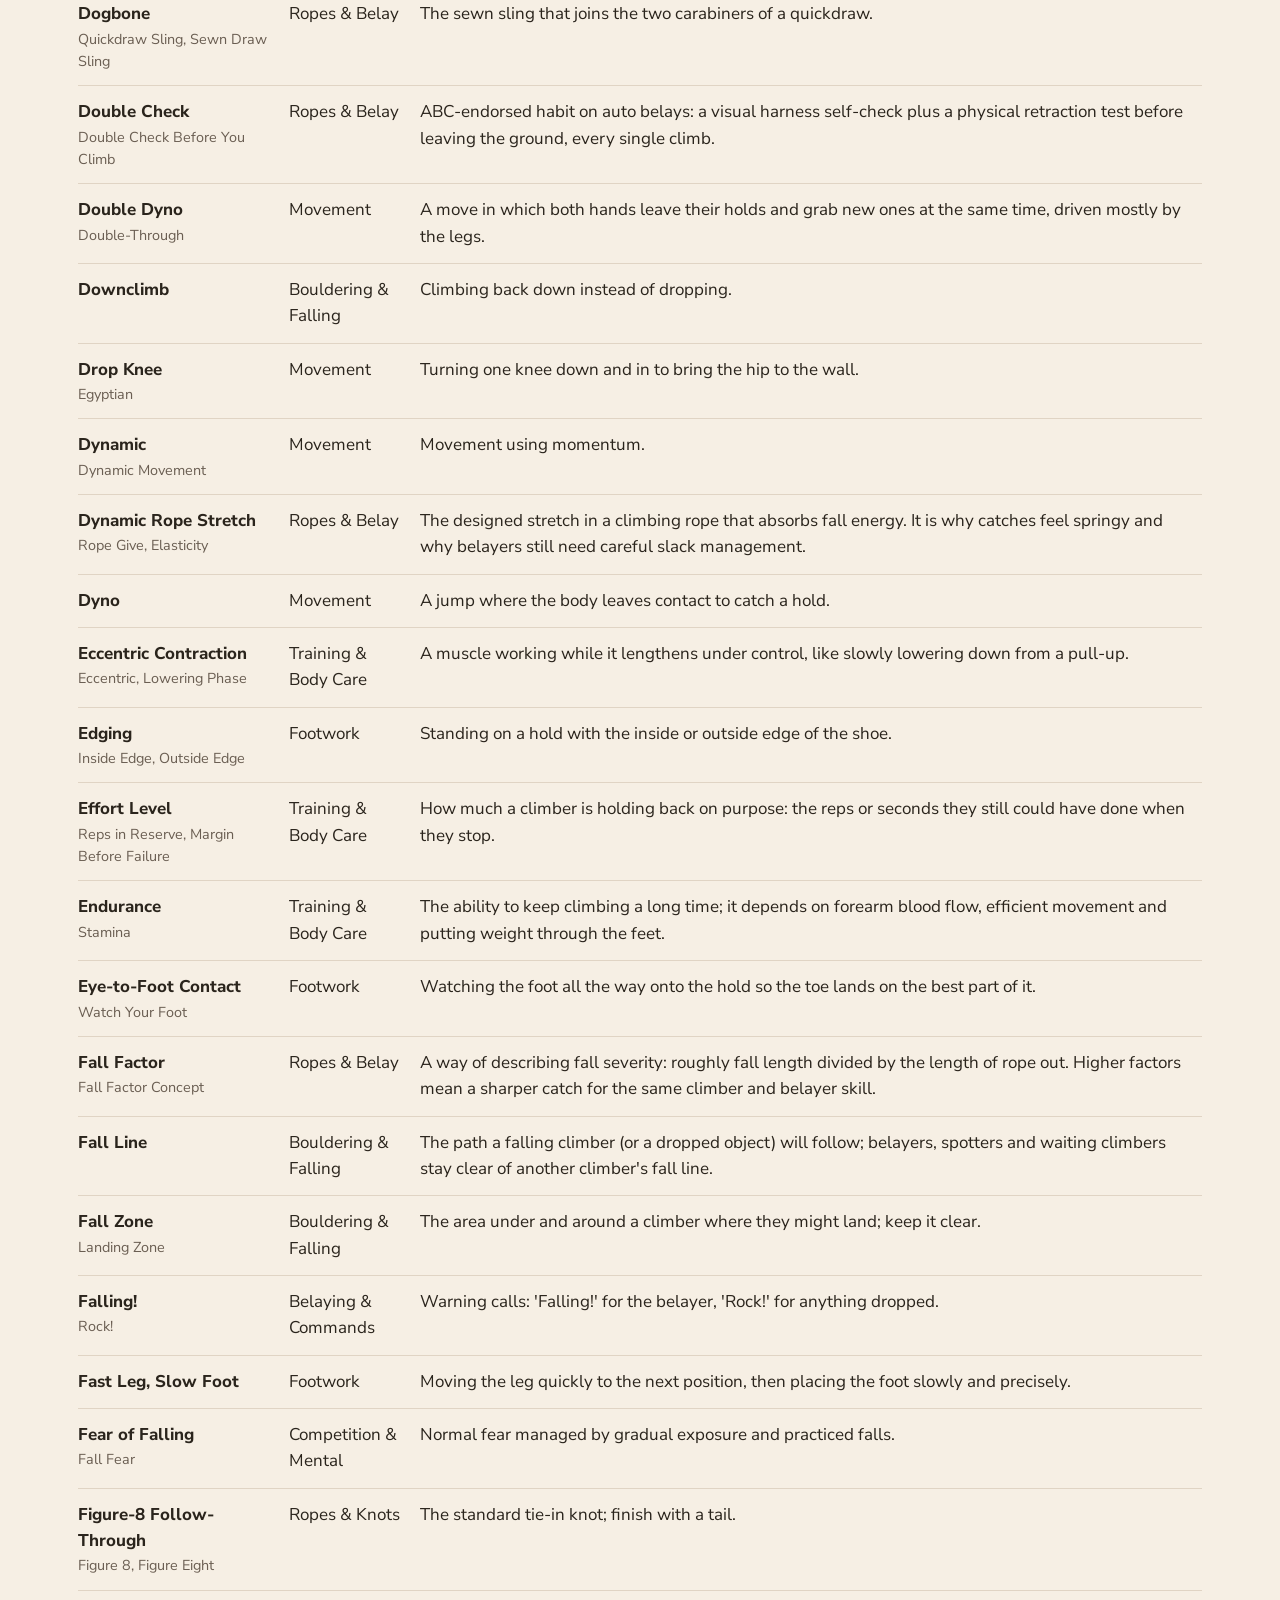
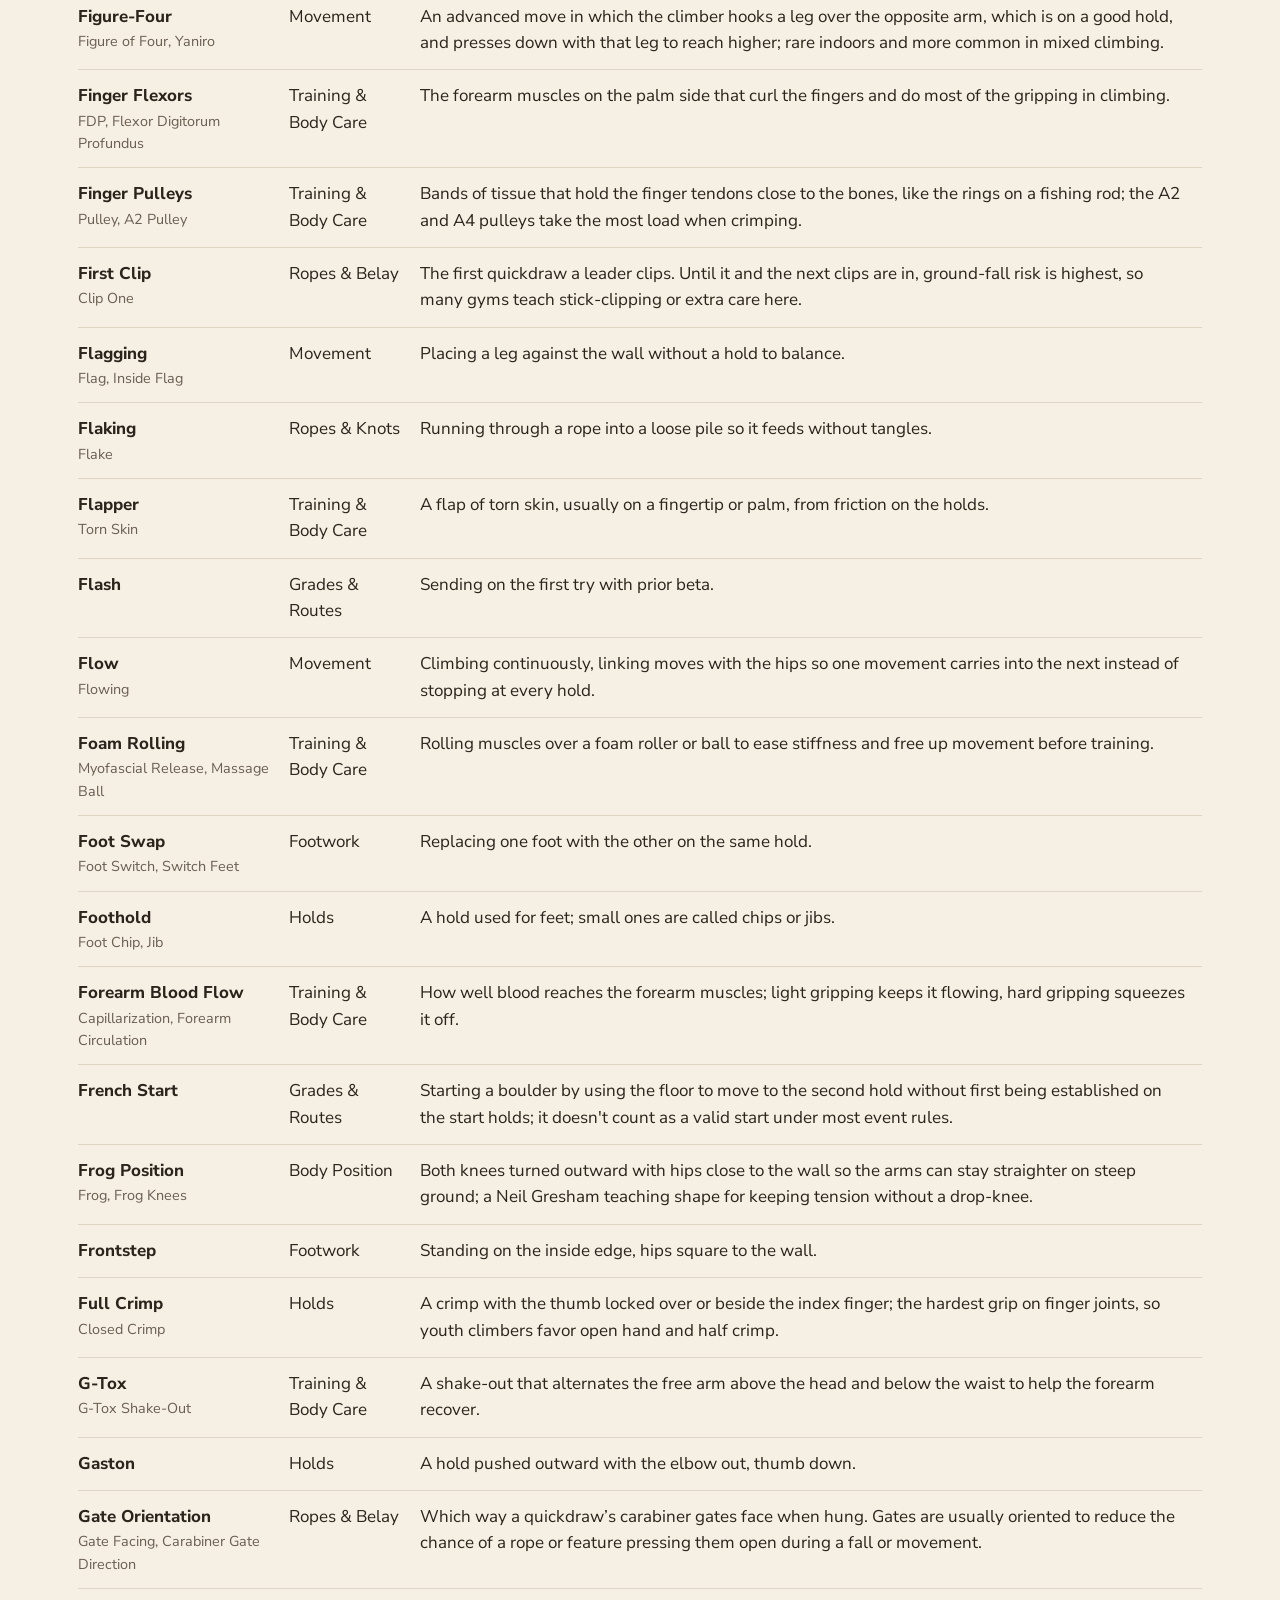
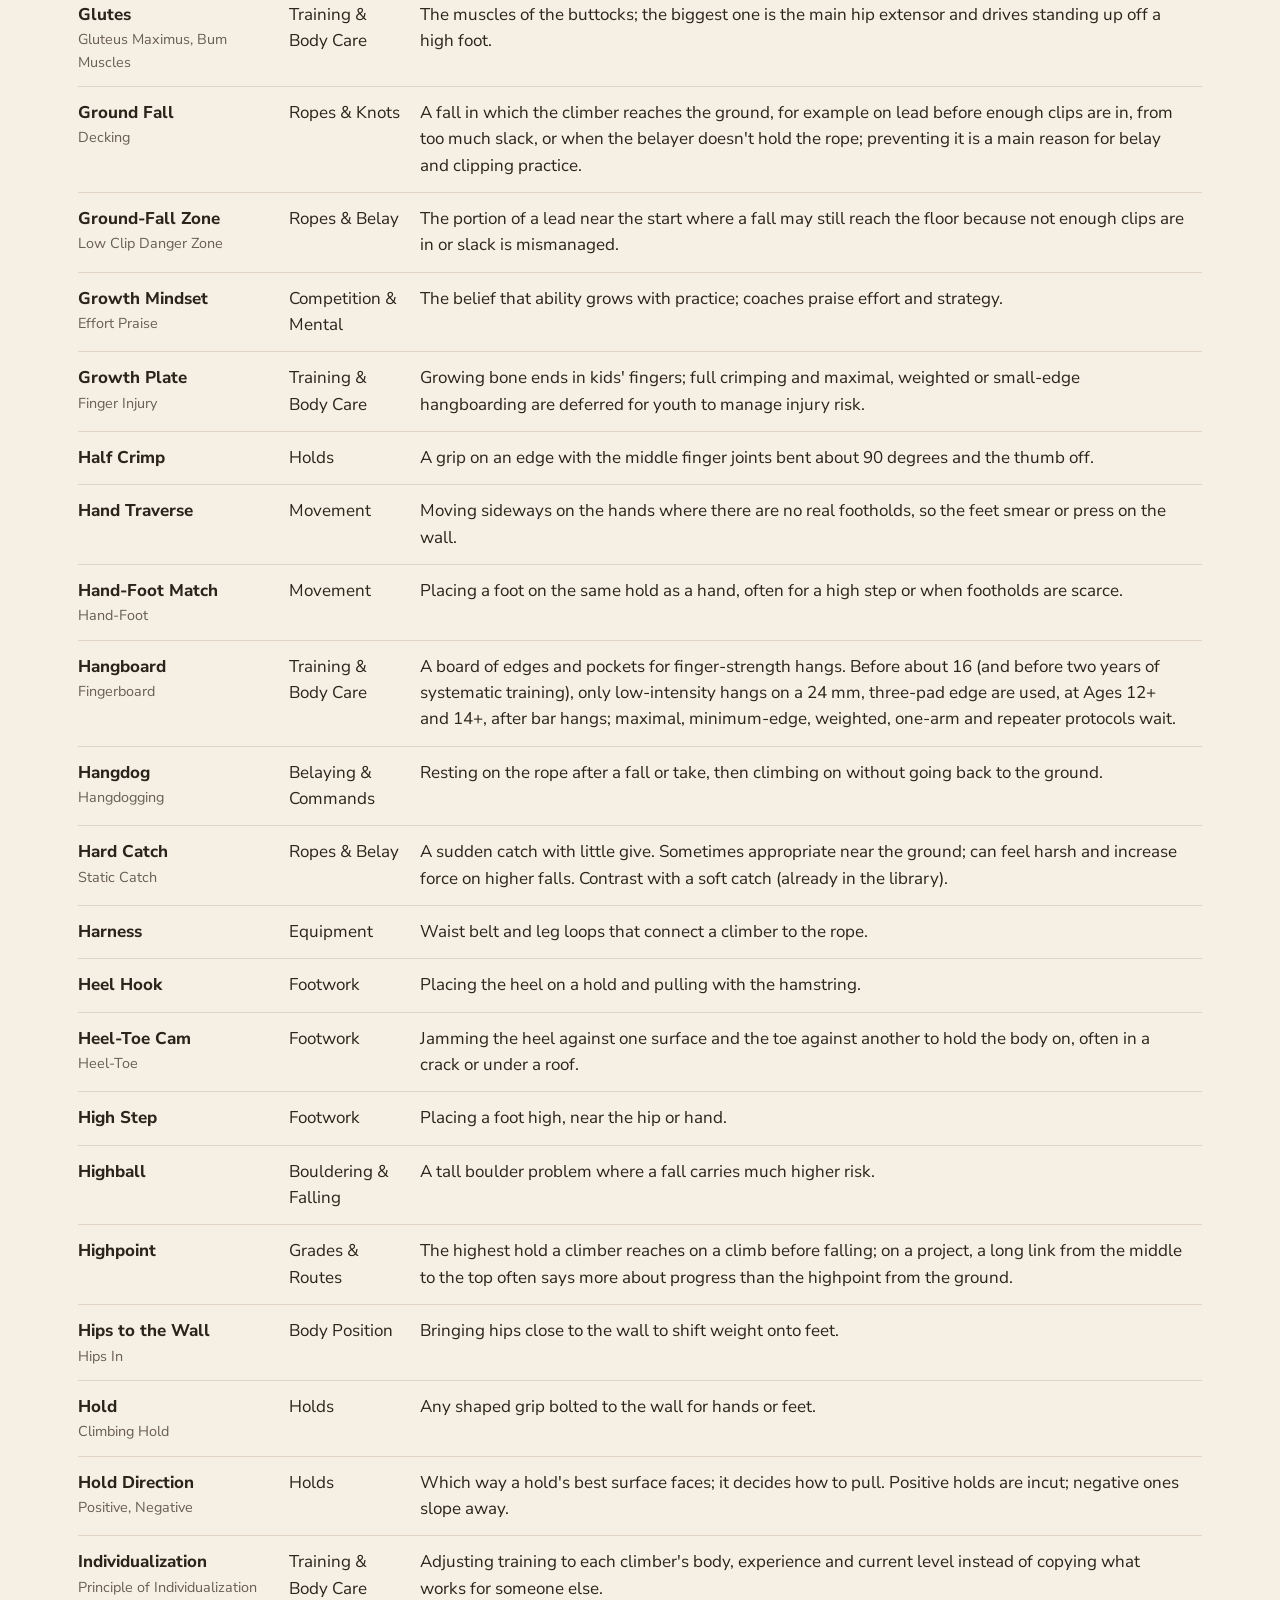
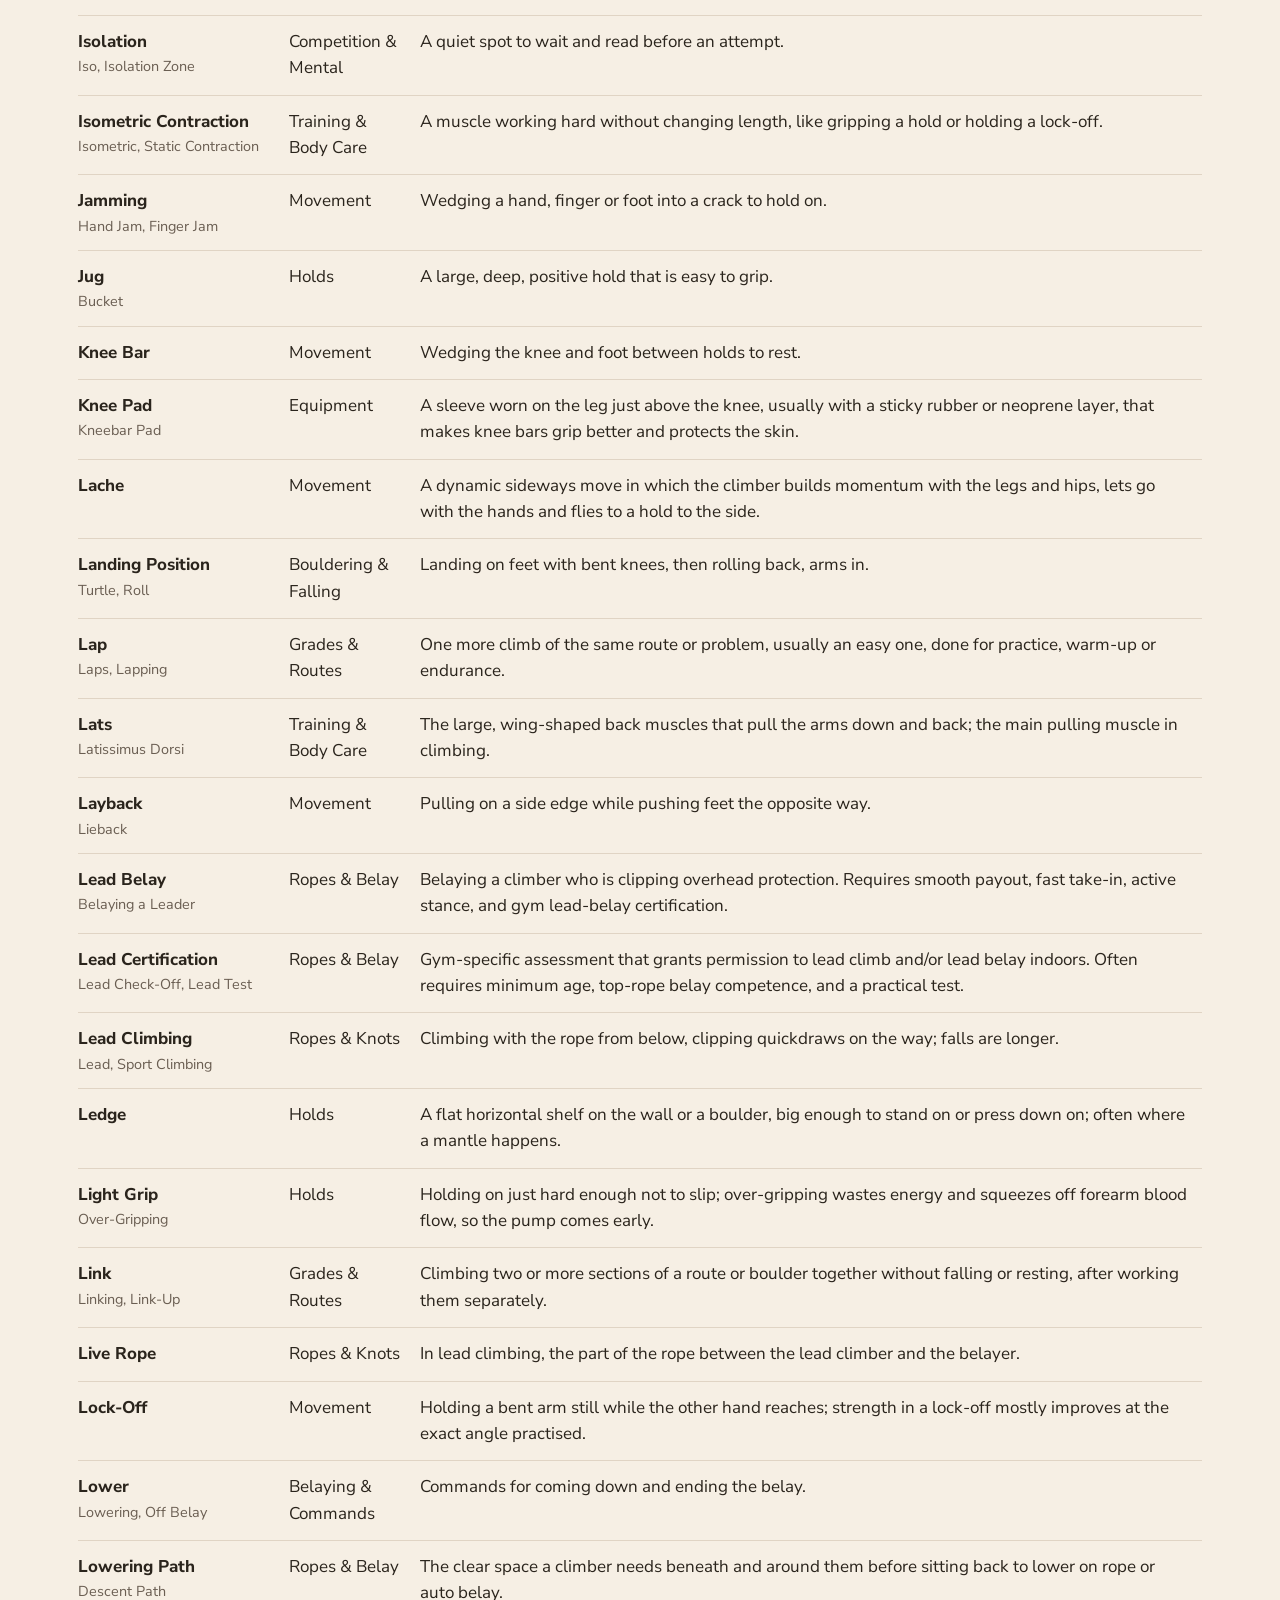
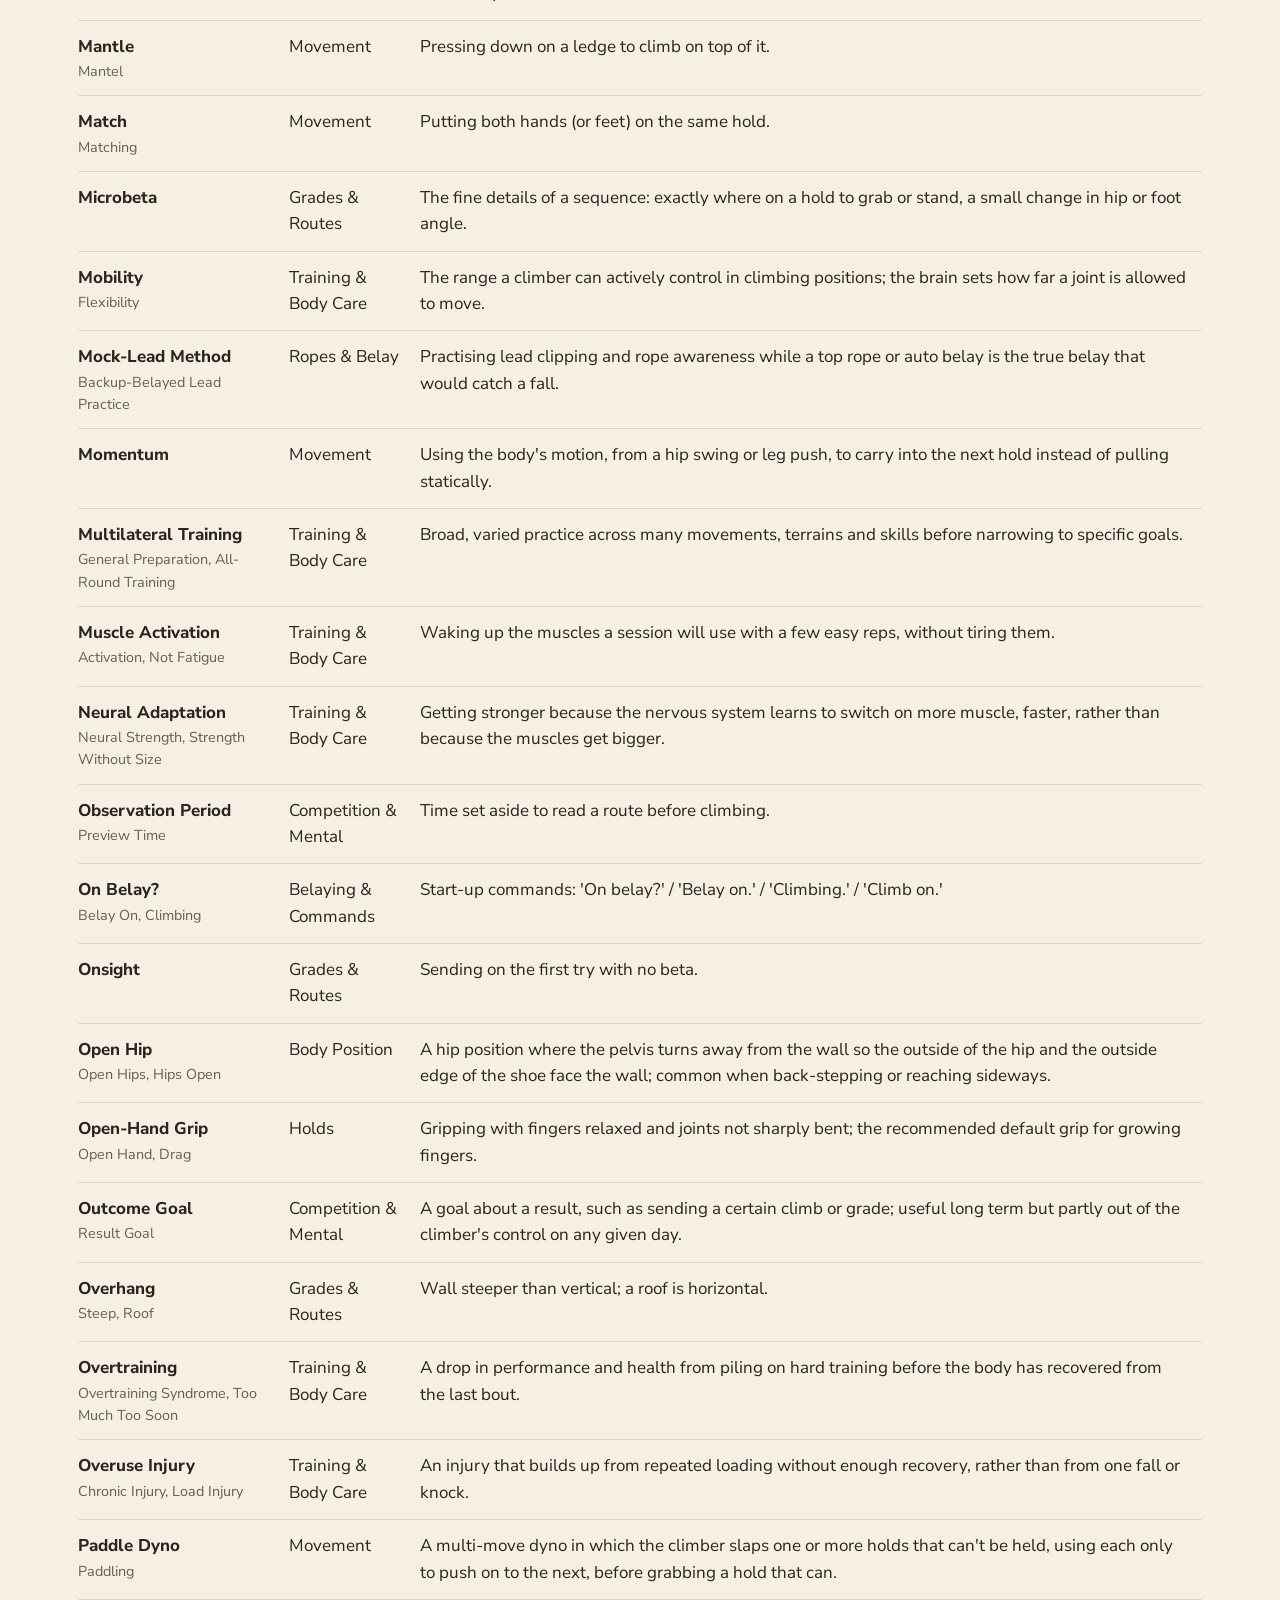
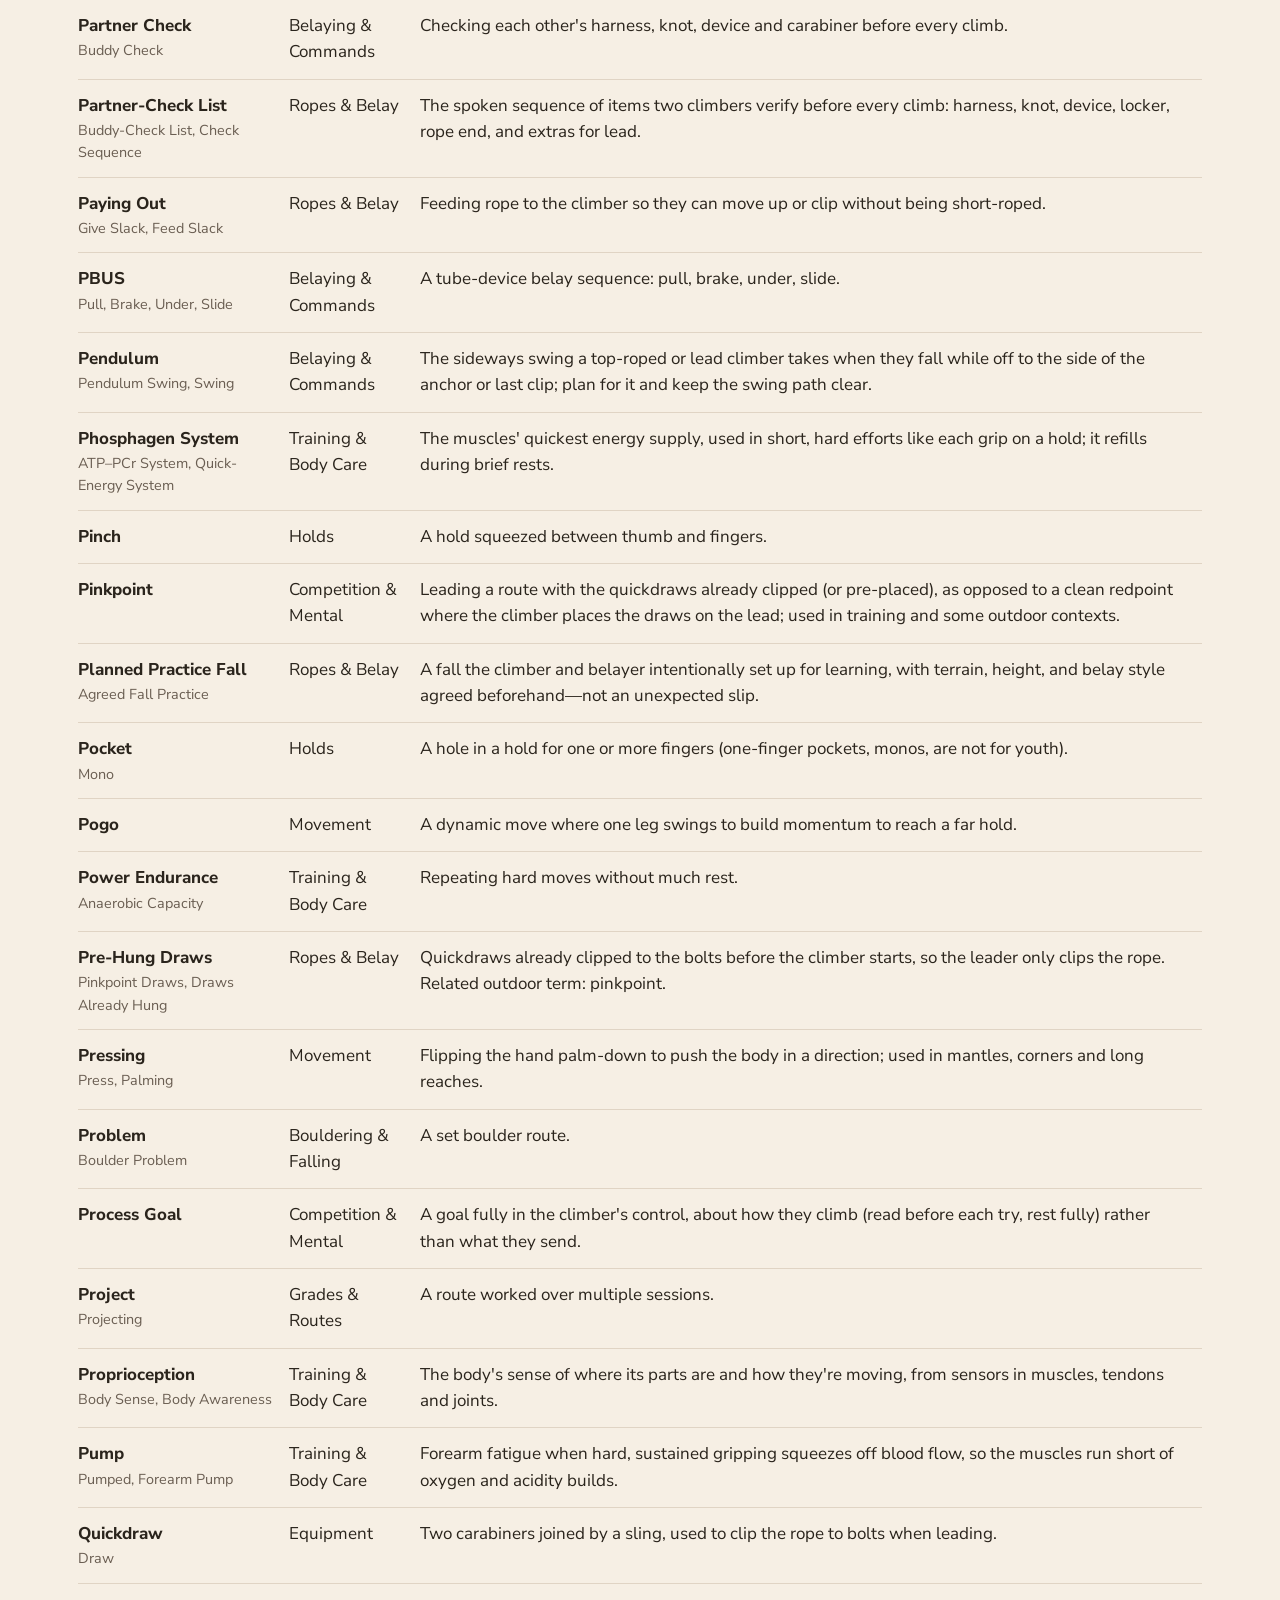
<file: vocabulary.html>
<!doctype html>
<html lang="en">
<head>
<meta charset="utf-8">
<meta name="viewport" content="width=device-width, initial-scale=1">
<title>Vocabulary · Climbing Coach</title>
<meta name="description" content="Climbing vocabulary for coaching kids and teens, with plain, kid and little-kid definitions and how to teach each term.">
<meta name="theme-color" content="#1F7A70">
<link rel="icon" href="assets/favicon.svg" type="image/svg+xml">
<link rel="stylesheet" href="assets/css/style.css">
</head>
<body>
<header id="site-header"></header>
<main id="main" tabindex="-1">
<noscript><p class="noscript">This site needs JavaScript to load its data files.</p></noscript>

<div class="page-head">
  <h1>Vocabulary</h1>
  <a class="how-link" href="about.html#vocabulary">How this works</a>
</div>
<nav class="discipline" id="disc-nav" aria-label="Discipline"></nav>
<div class="toolbar" role="search">
  <label class="field" for="q">Search<input type="search" id="q" placeholder="Term, alias or definition" autocomplete="off"></label>
  <label class="field" for="f-cat">Category<select id="f-cat"></select></label>
</div>
<p class="result-line" id="count" aria-live="polite"></p>
<div id="results"></div>

</main>
<footer id="site-footer"></footer>
<script src="assets/js/common.js"></script>
<script src="assets/js/vocabulary.js"></script>
</body>
</html>
</file>
<file: assets/css/style.css>
@font-face {
  font-family: Fraunces;
  src: url("../fonts/Fraunces.ttf") format("truetype");
  font-weight: 300 900;
  font-style: normal;
  font-display: swap;
}
@font-face {
  font-family: "Nunito Sans";
  src: url("../fonts/NunitoSans.ttf") format("truetype");
  font-weight: 200 900;
  font-style: normal;
  font-display: swap;
}

:root {
  --paper: #F6EFE4;
  --surface: #FFF9F1;
  --ink: #2A241C;
  --muted: #6A5E52;
  --line: #E0D4C4;
  --accent: #1F7A70;
  --clay: #C45C38;
  --sun: #E0B03A;
  --placeholder: #8A4B22;
  --display: Fraunces, "Palatino Linotype", serif;
  --sans: "Nunito Sans", "Segoe UI", sans-serif;
}

* { box-sizing: border-box; }
html { -webkit-text-size-adjust: 100%; }
body {
  margin: 0;
  background: var(--paper);
  color: var(--ink);
  font-family: var(--sans);
  font-size: 17px;
  line-height: 1.55;
}
a { color: var(--accent); }
a:hover { text-decoration-thickness: 2px; }
:focus-visible { outline: 2px solid var(--accent); outline-offset: 3px; }

.sr-only {
  position: absolute; width: 1px; height: 1px; padding: 0; margin: -1px;
  overflow: hidden; clip: rect(0,0,0,0); border: 0;
}

h1, h2, h3 { font-family: var(--display); font-weight: 560; letter-spacing: -0.02em; line-height: 1.2; }
h1 { font-size: 2.4rem; margin: 0 0 .4em; }
h2 { font-size: 1.45rem; margin: 1.7em 0 .5em; }
h3 { font-size: 1.15rem; margin: 0 0 .3em; }

.kicker {
  font-size: .78rem;
  letter-spacing: .08em;
  text-transform: uppercase;
  color: var(--clay);
  margin: 0 0 10px;
  font-weight: 700;
}

.site-header {
  background: var(--surface);
  border-bottom: 1px solid var(--line);
}
.site-header .bar {
  max-width: 1180px;
  margin: 0 auto;
  padding: 16px 28px 14px;
  display: grid;
  grid-template-columns: minmax(180px, 260px) minmax(180px, 1fr) auto;
  gap: 18px 24px;
  align-items: center;
}
.brand { text-decoration: none; color: var(--ink); display: flex; flex-direction: column; gap: 2px; }
.brand-name { font-family: var(--display); font-size: 1.55rem; line-height: 1.05; font-weight: 560; }
.brand-sub { font-size: .78rem; color: var(--muted); }
.head-search input {
  width: 100%;
  font: inherit;
  font-size: 16px;
  padding: 10px 12px;
  border: 1px solid var(--line);
  background: var(--paper);
  color: var(--ink);
  border-radius: 10px;
}
.head-search input::placeholder { color: #8A8074; }
.nav { display: flex; flex-wrap: wrap; gap: 2px 6px; justify-content: flex-end; }
.nav a {
  color: var(--ink);
  text-decoration: none;
  font-size: .95rem;
  padding: 7px 10px;
  border-radius: 8px;
}
.nav a[aria-current="page"] {
  box-shadow: inset 0 -2px 0 var(--accent);
  font-weight: 700;
  color: var(--accent);
}
.nav-toggle {
  display: none;
  font: inherit;
  background: var(--surface);
  border: 1px solid var(--ink);
  padding: 7px 12px;
  border-radius: 8px;
}

main { max-width: 1180px; margin: 0 auto; padding: 32px 28px 80px; }

.page-head { display: flex; justify-content: space-between; align-items: baseline; gap: 12px; margin-bottom: 20px; }
.page-head h1 { margin: 0; }
.how-link { font-size: .78rem; letter-spacing: .06em; text-transform: uppercase; text-decoration: none; font-weight: 700; }

.discipline {
  display: flex;
  flex-wrap: wrap;
  gap: 0;
  border-bottom: 1px solid var(--line);
  margin: 0 0 24px;
}
.discipline a, .discipline span {
  display: inline-flex; align-items: baseline; gap: 8px;
  padding: 12px 16px 12px 0;
  margin-right: 18px;
  color: var(--ink);
  text-decoration: none;
  font-size: 1rem;
}
.discipline a[aria-current="page"] {
  box-shadow: inset 0 -2px 0 var(--accent);
  font-weight: 700;
  color: var(--accent);
}
.discipline .is-off { color: #A3988C; cursor: not-allowed; }
.discipline .hint { font-size: .68rem; letter-spacing: .06em; text-transform: uppercase; }

.plan {
  background: var(--surface);
  border: 1px solid var(--line);
  border-radius: 16px;
  padding: 32px 32px 26px;
  box-shadow: 0 1px 0 rgba(42,36,28,.04);
}
.plan-meta {
  display: flex; flex-wrap: wrap; gap: 8px 20px;
  font-size: .78rem; letter-spacing: .04em; text-transform: uppercase;
  color: var(--muted); margin: 0 0 12px; font-weight: 700;
}
.plan h1, .plan h2 { margin: 0 0 8px; }
.plan .skill { font-size: 1.3rem; font-family: var(--display); margin: 0 0 20px; }
.plan-top { display: flex; justify-content: space-between; align-items: flex-start; gap: 16px; flex-wrap: wrap; margin: 0 0 20px; }
.plan-top h2 { margin: 0; }
.plan-top .actions { margin: 0; }
.blocks { width: 100%; border-collapse: collapse; }
.blocks th {
  text-align: left; font-size: .72rem;
  letter-spacing: .08em; text-transform: uppercase; color: var(--muted);
  border-bottom: 1px solid var(--ink); padding: 0 14px 10px 0; font-weight: 700;
}
.blocks td { padding: 14px 14px 14px 0; border-bottom: 1px solid var(--line); vertical-align: top; }
.blocks .mins { font-family: var(--display); font-size: 1.65rem; width: 4.4rem; line-height: 1; }
.blocks .mins span { display: block; font-family: var(--sans); font-size: .66rem; letter-spacing: .08em; text-transform: uppercase; color: var(--muted); margin-top: 4px; font-weight: 700; }
.blocks .act { font-weight: 750; }
.note { margin: 16px 0 0; color: var(--muted); font-size: .98rem; }
.actions { display: flex; flex-wrap: wrap; gap: 10px 14px; margin: 20px 0; }

.btn {
  display: inline-flex; align-items: center;
  font: inherit; font-weight: 750; font-size: .95rem;
  padding: 9px 16px; border: 1px solid var(--accent);
  background: var(--accent); color: #fff; text-decoration: none;
  border-radius: 10px;
}
.btn.ghost { background: transparent; color: var(--ink); border-color: var(--ink); }

.split { display: grid; grid-template-columns: 1.4fr .8fr; gap: 44px; margin-top: 40px; }
.index a {
  display: grid; grid-template-columns: minmax(9rem, 12rem) 4.5rem 1fr;
  gap: 10px; padding: 11px 0;
  border-bottom: 1px solid var(--line); text-decoration: none; color: var(--ink);
}
.index a:hover .n { text-decoration: underline; }
.index .n { font-weight: 750; }
.index .m, .index .s { color: var(--muted); }
.disc-index { display: flex; flex-direction: column; }
.disc-index a, .disc-index span {
  display: flex; justify-content: space-between; gap: 12px;
  padding: 12px 0; border-bottom: 1px solid var(--line);
  text-decoration: none; color: var(--ink);
}

.toolbar { display: grid; grid-template-columns: 1fr 180px 180px 180px; gap: 16px; margin: 0 0 18px; }
.field { display: flex; flex-direction: column; gap: 5px; font-size: .72rem; letter-spacing: .07em; text-transform: uppercase; color: var(--muted); font-weight: 700; }
select, input[type=search] {
  font-family: var(--sans); font-size: 16px; padding: 8px 0;
  border: 0; border-bottom: 1px solid var(--ink); background: transparent; color: var(--ink); width: 100%; border-radius: 0;
}
.data { width: 100%; border-collapse: collapse; }
.data th {
  text-align: left; font-size: .72rem; letter-spacing: .08em; text-transform: uppercase;
  font-weight: 700; border-bottom: 1px solid var(--ink); padding: 0 14px 10px 0;
}
.data td { padding: 13px 14px 13px 0; border-bottom: 1px solid var(--line); vertical-align: top; }
.data a.name { color: inherit; text-decoration: none; font-weight: 750; }
.data a.name:hover { text-decoration: underline; }
.data .aka { display: block; color: var(--muted); font-size: .9rem; font-weight: 400; }
.data .ph { color: var(--placeholder); font-size: .7rem; letter-spacing: .05em; text-transform: uppercase; font-weight: 750; }
.result-line { font-size: .78rem; letter-spacing: .03em; color: var(--muted); margin: 0 0 14px; }

.crumbs { font-size: .78rem; letter-spacing: .05em; text-transform: uppercase; margin: 0 0 18px; font-weight: 700; }
.crumbs a { text-decoration: none; }
.detail-grid { display: grid; grid-template-columns: 1fr 340px; gap: 40px; align-items: start; }
.meta-list { margin: 0 0 24px; display: grid; grid-template-columns: max-content 1fr; gap: 8px 20px; }
.meta-list dt { font-size: .72rem; letter-spacing: .08em; text-transform: uppercase; color: var(--muted); padding-top: 3px; font-weight: 700; }
.meta-list dd { margin: 0; }
.detail h2 { font-size: 1.22rem; border-top: 1px solid var(--line); padding-top: 16px; }
.detail ol { margin: .35em 0 0; padding-left: 1.2em; }
.detail li { margin: .4em 0; }
.sources { padding-left: 1.15em; }
.sources li { margin: .35em 0; }


.term-grid { display: grid; grid-template-columns: 1fr 1fr; gap: 24px 32px; margin: 8px 0 28px; }
.term-grid h2 { margin: 0 0 8px; font-size: 1.1rem; border: 0; padding: 0; }
.term-grid section {
  background: var(--surface);
  border: 1px solid var(--line);
  border-radius: 12px;
  padding: 16px 18px;
}
.related { display: flex; flex-direction: column; }
.related a { padding: 10px 0; border-bottom: 1px solid var(--line); text-decoration: none; color: var(--ink); }
.related a span { display: block; color: var(--muted); font-size: .9rem; }

.site-footer {
  border-top: 1px solid var(--line);
  background: var(--surface);
  font-size: .78rem; color: var(--muted);
}
.site-footer .bar { max-width: 1180px; margin: 0 auto; padding: 18px 28px; display: flex; justify-content: space-between; gap: 12px; flex-wrap: wrap; }

@media (max-width: 980px) {
  .site-header .bar { grid-template-columns: 1fr auto; }
  .head-search { grid-column: 1 / -1; order: 3; }
  .split, .detail-grid { grid-template-columns: 1fr; }
  .toolbar { grid-template-columns: 1fr 1fr; }
  .toolbar .field:first-child { grid-column: 1 / -1; }
  .term-grid { grid-template-columns: 1fr; }
  .index a { grid-template-columns: 1fr 4.2rem; }
  .index .s { grid-column: 1 / -1; }
}
@media (max-width: 720px) {
  .nav { display: none; }
  .nav-toggle { display: inline-block; }
  main { padding: 22px 18px 64px; }
  h1 { font-size: 1.9rem; }
  .plan { padding: 22px 18px 18px; }
  .index a { gap: 8px; }
  .disc-index a { flex-direction: column; align-items: flex-start; gap: 2px; }
  .blocks thead { display: none; }
  .blocks, .blocks tbody { display: block; width: 100%; }
  .blocks tr {
    display: grid;
    grid-template-columns: 4.4rem 1fr;
    grid-template-areas: "mins block" "mins act" "mins notes";
    gap: 2px 14px;
    padding: 14px 0;
    border-bottom: 1px solid var(--line);
  }
  .blocks td { border: 0; padding: 0; }
  .blocks td.mins { grid-area: mins; }
  .blocks td:nth-child(2) { grid-area: block; font-size: .72rem; letter-spacing: .08em; text-transform: uppercase; color: var(--muted); padding-top: 4px; font-weight: 700; }
  .blocks td:nth-child(3) { grid-area: act; }
  .blocks td:nth-child(4) { grid-area: notes; color: var(--muted); }
  .data { min-width: 0; width: 100%; }
  .data thead { display: none; }
  .data, .data tbody { display: block; }
  .data tr { display: block; padding: 12px 0; border-bottom: 1px solid var(--line); }
  .data td { display: block; border: 0; padding: 1px 0; }
  .data td:nth-child(n+2) { color: var(--muted); }
}

/* aliases so existing lesson, chart and playbook markup uses the warm palette */
:root {
  --bg: var(--paper);
  --text: var(--ink);
  --surface2: #efe4d4;
  --accent-ink: #fff;
  --accent-soft: #e7f3f1;
  --sage: #1F7A70;
  --review: #f3e7df;
  --radius: 12px;
  --shadow: 0 1px 0 rgba(42,36,28,.04);
}
.skip { position: absolute; left: -999px; }
.skip:focus { left: 8px; top: 8px; background: var(--surface); padding: 8px; z-index: 99; }
.narrow { max-width: 820px; }
.muted { color: var(--muted); }
.small { font-size: .88rem; }
.error, .noscript { background: #fff6ee; border: 1px solid var(--clay); padding: 12px 14px; border-radius: 12px; }
.card { background: var(--surface); border: 1px solid var(--line); border-radius: 16px; padding: 16px 18px; }
.tool-bar { margin: 0 0 18px; }
.view-switch { display: flex; flex-wrap: wrap; gap: 8px; margin: 8px 0 0; }
.view-switch[hidden], .year-extra[hidden] { display: none !important; }
.this-week { display: flex; flex-direction: column; gap: 2px; text-decoration: none; color: var(--ink); }
#this-week:empty { display: none; }
.this-week .kicker { margin: 0; }
.this-week strong { font-family: var(--display); font-size: 1.25rem; line-height: 1.2; }
.this-week .more { font-weight: 750; }
.view-switch button {
  font: inherit; font-weight: 700; background: transparent; color: var(--ink);
  border: 1px solid var(--line); border-radius: 999px; padding: 8px 14px; cursor: pointer;
}
.view-switch button[aria-pressed="true"] { background: var(--accent); color: #fff; border-color: var(--accent); }
.pill { display: inline-block; padding: 2px 9px; border-radius: 999px; background: var(--surface2); font-size: .8rem; margin: 2px 4px 2px 0; color: var(--ink); text-decoration: none; border: 1px solid var(--line); }
.jump-nav { display: flex; flex-wrap: wrap; gap: 8px 14px; margin: 8px 0 16px; }
.jump-nav a { font-weight: 700; text-decoration: none; }
.props { display: grid; grid-template-columns: max-content 1fr; gap: 8px 18px; }
.props dt { font-size: .72rem; letter-spacing: .08em; text-transform: uppercase; color: var(--muted); font-weight: 700; }
.props dd { margin: 0; }
.table-wrap { overflow-x: auto; margin: 8px 0 16px; }
table { width: 100%; border-collapse: collapse; }
th { text-align: left; font-size: .72rem; letter-spacing: .08em; text-transform: uppercase; border-bottom: 1px solid var(--ink); padding: 0 12px 8px 0; }
td { padding: 10px 12px 10px 0; border-bottom: 1px solid var(--line); vertical-align: top; }
.lesson-sheet { background: var(--surface); border: 1px solid var(--line); border-radius: 16px; padding: 24px 26px; }
.lesson-kicker { font-size: .78rem; letter-spacing: .06em; text-transform: uppercase; color: var(--clay); font-weight: 700; margin: 0 0 8px; }
.lesson-skill { font-family: var(--display); font-size: 1.3rem; margin: 0 0 8px; }
.block-list { list-style: none; padding: 0; margin: 0; }
.block-row { display: grid; grid-template-columns: 4.4rem 1fr; gap: 12px; padding: 12px 0; border-bottom: 1px solid var(--line); }
.block-row .mins { font-family: var(--display); font-size: 1.5rem; line-height: 1; }
.block-row .mins span { display: block; font-family: var(--sans); font-size: .66rem; letter-spacing: .08em; text-transform: uppercase; color: var(--muted); margin-top: 4px; }
.cue { color: var(--muted); margin: 4px 0 0; }
.learn-list { margin: 6px 0 0; padding-left: 1.2em; }
.learn-list li { margin: .3em 0; }
.detail .diag { margin: 16px 0; }
.lesson-tools { margin: 12px 0; }
.lesson-nav { display: flex; flex-wrap: wrap; gap: 8px; }
.roadmap { list-style: none; padding: 0; margin: 0; display: grid; gap: 12px; }
.road-card, .month-card { background: var(--surface); border: 1px solid var(--line); border-radius: 14px; padding: 14px 16px; }
.road-k { font-size: .75rem; letter-spacing: .06em; text-transform: uppercase; color: var(--clay); font-weight: 700; margin: 0; }
.road-focus { color: var(--muted); }
.road-weeks { list-style: none; padding: 0; }
.road-weeks button, .lane-stop button { font: inherit; text-align: left; background: transparent; border: 0; padding: 6px 0; cursor: pointer; color: var(--ink); display: block; width: 100%; }
.month-grid { display: grid; grid-template-columns: repeat(auto-fit, minmax(240px, 1fr)); gap: 14px; }
.chips { display: flex; flex-wrap: wrap; gap: 6px; margin: 8px 0; }
.chip { font-size: .85rem; text-decoration: none; border-bottom: 1px solid var(--line); color: var(--ink); }
.mini-tabs { display: flex; gap: 6px; }
.mini-tabs button { font: inherit; border: 1px solid var(--line); background: transparent; border-radius: 999px; padding: 4px 10px; cursor: pointer; }
.mini-tabs button[aria-pressed="true"] { background: var(--accent); color: #fff; border-color: var(--accent); }
.lane { margin: 0 0 22px; }
.lane-track { display: grid; grid-template-columns: repeat(auto-fit, minmax(180px, 1fr)); gap: 12px; }
.lane-stop { background: var(--surface); border: 1px solid var(--line); border-radius: 12px; padding: 12px; }
.chart { display: grid; grid-template-columns: .7fr 1.3fr 1.6fr 1.6fr; font-size: .9rem; border: 1px solid var(--line); border-radius: 12px; overflow: hidden; background: var(--surface); }
.chart .h { font-weight: 700; color: var(--muted); text-align: center; padding: 8px 6px; font-size: .75rem; letter-spacing: .06em; text-transform: uppercase; background: #efe4d4; }
.chart .c { padding: 7px 8px; display: flex; align-items: center; justify-content: center; text-align: center; cursor: pointer; border-top: 1px solid var(--line); border-left: 1px solid var(--line); }
.chart .c.m { font-weight: 700; flex-direction: column; border-left: 0; }
.chart .c.review { background: var(--review); }
.chart .c.sel { outline: 3px solid var(--accent); outline-offset: -3px; }
.chart .review-tag { display: block; font-size: .68rem; letter-spacing: .04em; text-transform: uppercase; color: var(--clay); }
.banner { border-radius: 12px; padding: 12px 14px; margin: 16px 0; background: var(--surface); border: 1px solid var(--line); }
.banner .s { font-family: var(--display); font-size: 1.2rem; }
.seg { display: inline-flex; flex-wrap: wrap; border: 1px solid var(--line); border-radius: 10px; overflow: hidden; }
.seg button { font: inherit; padding: 10px 14px; border: 0; background: transparent; cursor: pointer; border-right: 1px solid var(--line); }
.seg button[aria-pressed="true"] { background: var(--accent); color: #fff; }
.week-head { display: flex; flex-wrap: wrap; gap: 10px; align-items: end; }
.pager { display: flex; justify-content: space-between; gap: 10px; margin: 18px 0; flex-wrap: wrap; }
.prereqs { margin: 0 0 18px; padding: 12px 14px; background: #fff6ee; border: 1px solid var(--line); border-radius: 12px; }
.prereqs strong { display: block; font-size: .72rem; letter-spacing: .08em; text-transform: uppercase; color: var(--clay); }
.term-hits { margin: 18px 0 8px; }
.diag { background: var(--surface); border: 1px solid var(--line); border-radius: 16px; padding: 22px 24px 20px; margin: 18px 0; }
.diag h2 { margin-top: 0; }
.diag .what { margin: 0 0 16px; max-width: 46rem; }
.frame { background: #fff; border: 1px solid var(--line); border-radius: 12px; padding: 12px; margin: 0 0 14px; text-align: center; }
.frame img { max-width: 100%; height: auto; }
.pair { display: grid; grid-template-columns: 1fr 1fr; gap: 14px; }
.pair .frame, .trio .frame { margin: 0; }
.trio { display: grid; grid-template-columns: 1fr 1.15fr 1.2fr; gap: 14px; align-items: start; }
.credit { display: flex; flex-wrap: wrap; gap: 8px 18px; align-items: baseline; margin: 12px 0 0; font-size: .88rem; color: var(--muted); }
.credit strong { color: var(--ink); font-weight: 750; }
.credit a { font-weight: 700; text-decoration: none; }
.overview { max-width: 720px; }
@media (min-width: 900px) {
  .tool-bar { display: grid; grid-template-columns: minmax(220px, 280px) minmax(0, 1fr); gap: 12px 16px; align-items: start; }
  .tool-bar > .view-switch { grid-column: 1 / -1; }
}
@media (max-width: 980px) {
  .pair, .trio { grid-template-columns: 1fr; }
  .nav.open { display: flex; flex-direction: column; align-items: flex-start; }
}
@media (max-width: 720px) {
  .nav { display: none; }
  .nav.open { display: flex; }
  .chart { font-size: .78rem; grid-template-columns: .7fr 1.1fr 1.3fr 1.2fr; }
}
/* Phone detail pages: long labels were max-content, so values and pills were squeezed off the right edge. */
@media (max-width: 640px) {
  .site-header { position: sticky; top: 0; z-index: 40; background: var(--surface); }
  .site-header .bar { grid-template-columns: minmax(0, 1fr) auto; align-items: center; }
  .brand { min-width: 0; }
  .head-search { position: relative; z-index: 2; background: var(--surface); }
  .meta-list, .props, article.detail > dl {
    display: grid;
    grid-template-columns: minmax(0, 1fr);
    gap: 2px 0;
  }
  .meta-list dt, .props dt, article.detail > dl dt { padding-top: 12px; }
  .meta-list dd, .props dd, article.detail > dl dd { margin: 0; min-width: 0; }
  .pill { white-space: normal; }
  .detail, .detail dd, .detail li { overflow-wrap: anywhere; }
  .warm-parts { padding-left: 1.2em; }
}
@media print {
  .site-header, .site-footer, .no-print, .nav-toggle, .head-search { display: none !important; }
  body { background: #fff; }
  main { max-width: none; padding: 0; }
  a { color: inherit; text-decoration: none; }
}
</file>
